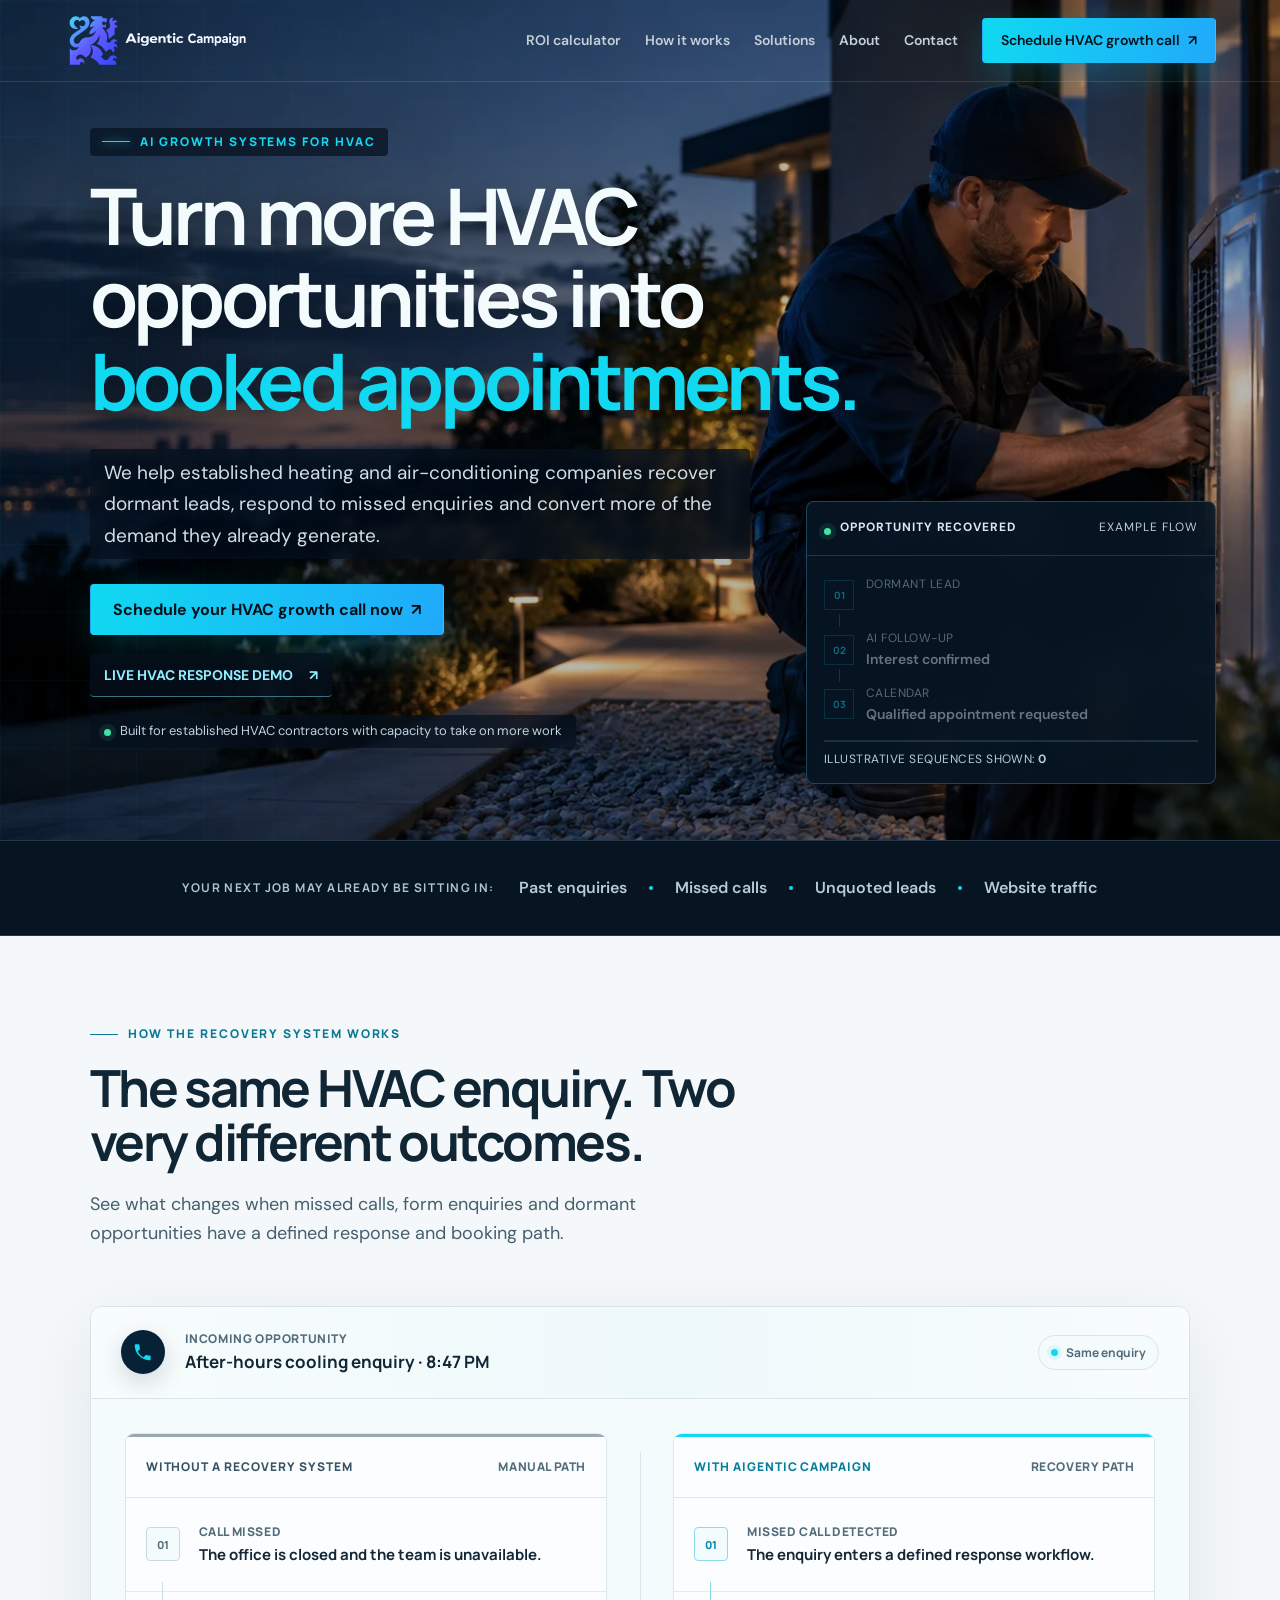
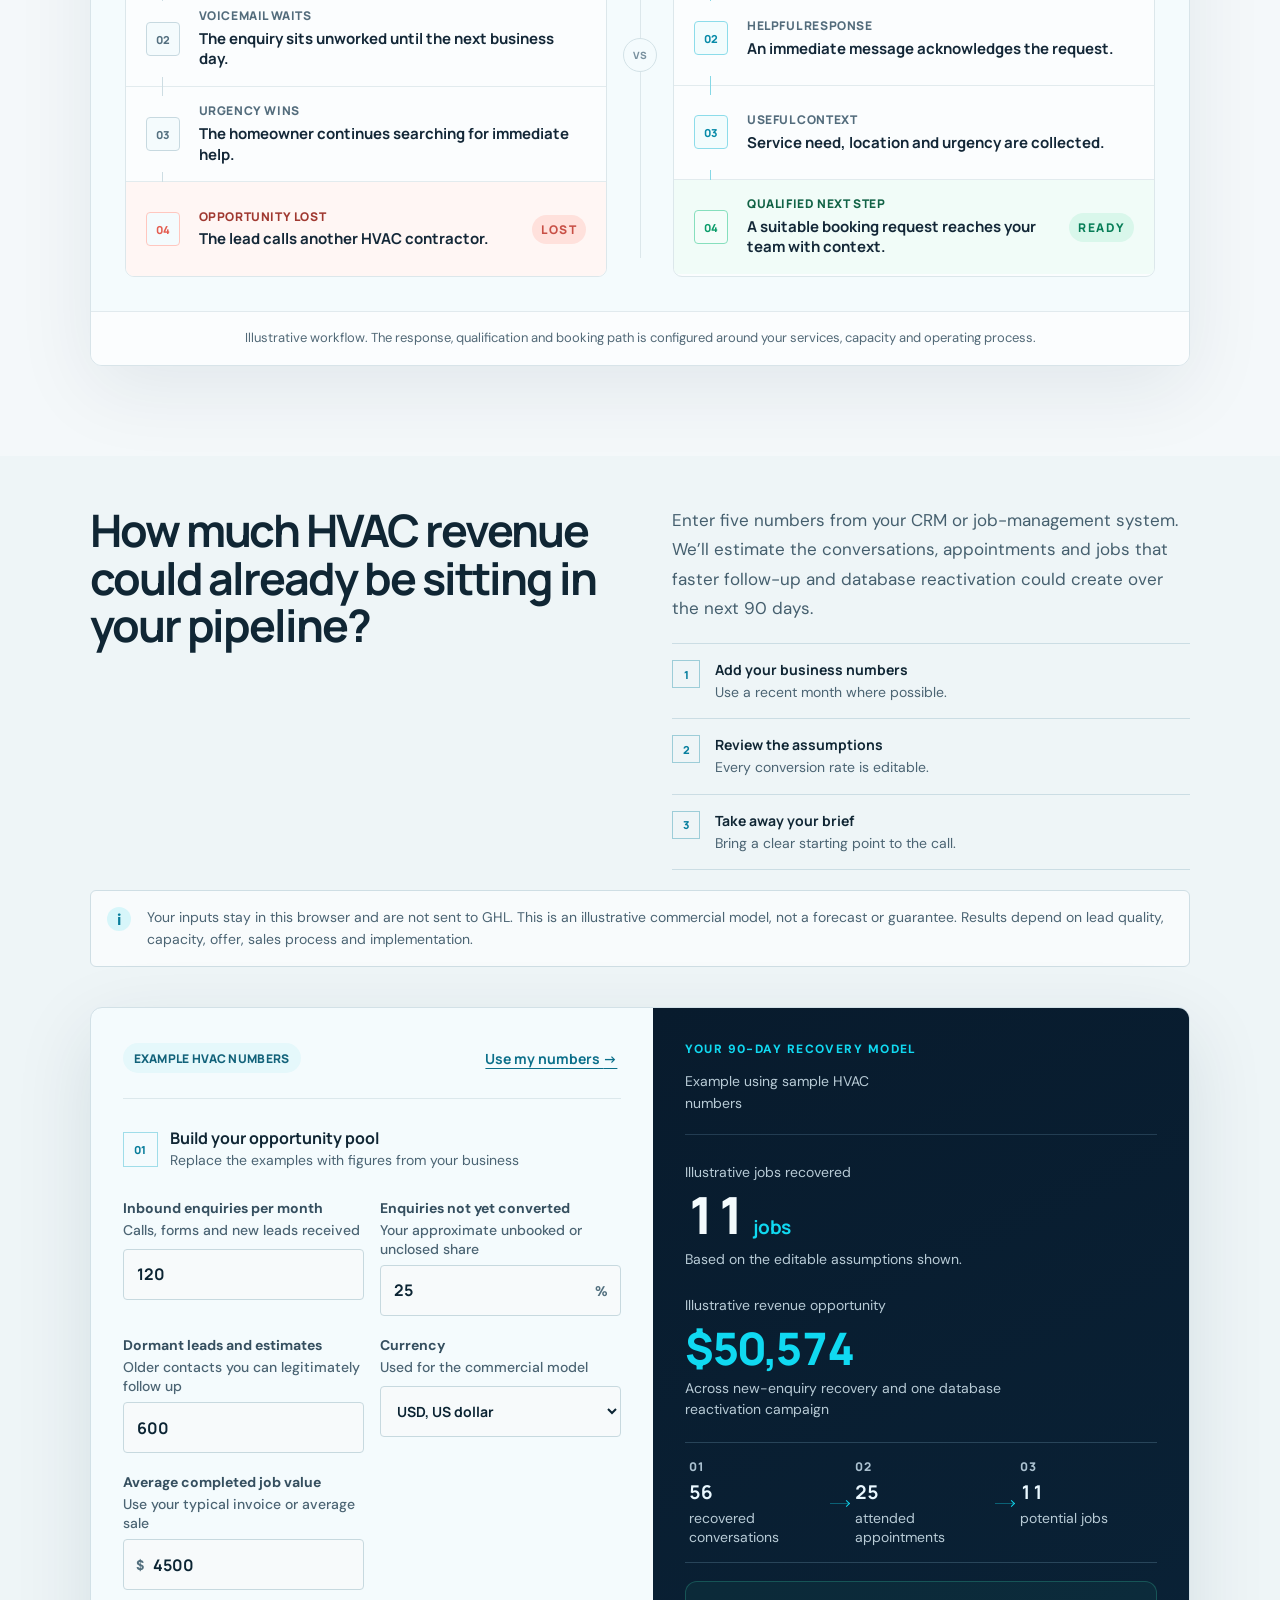
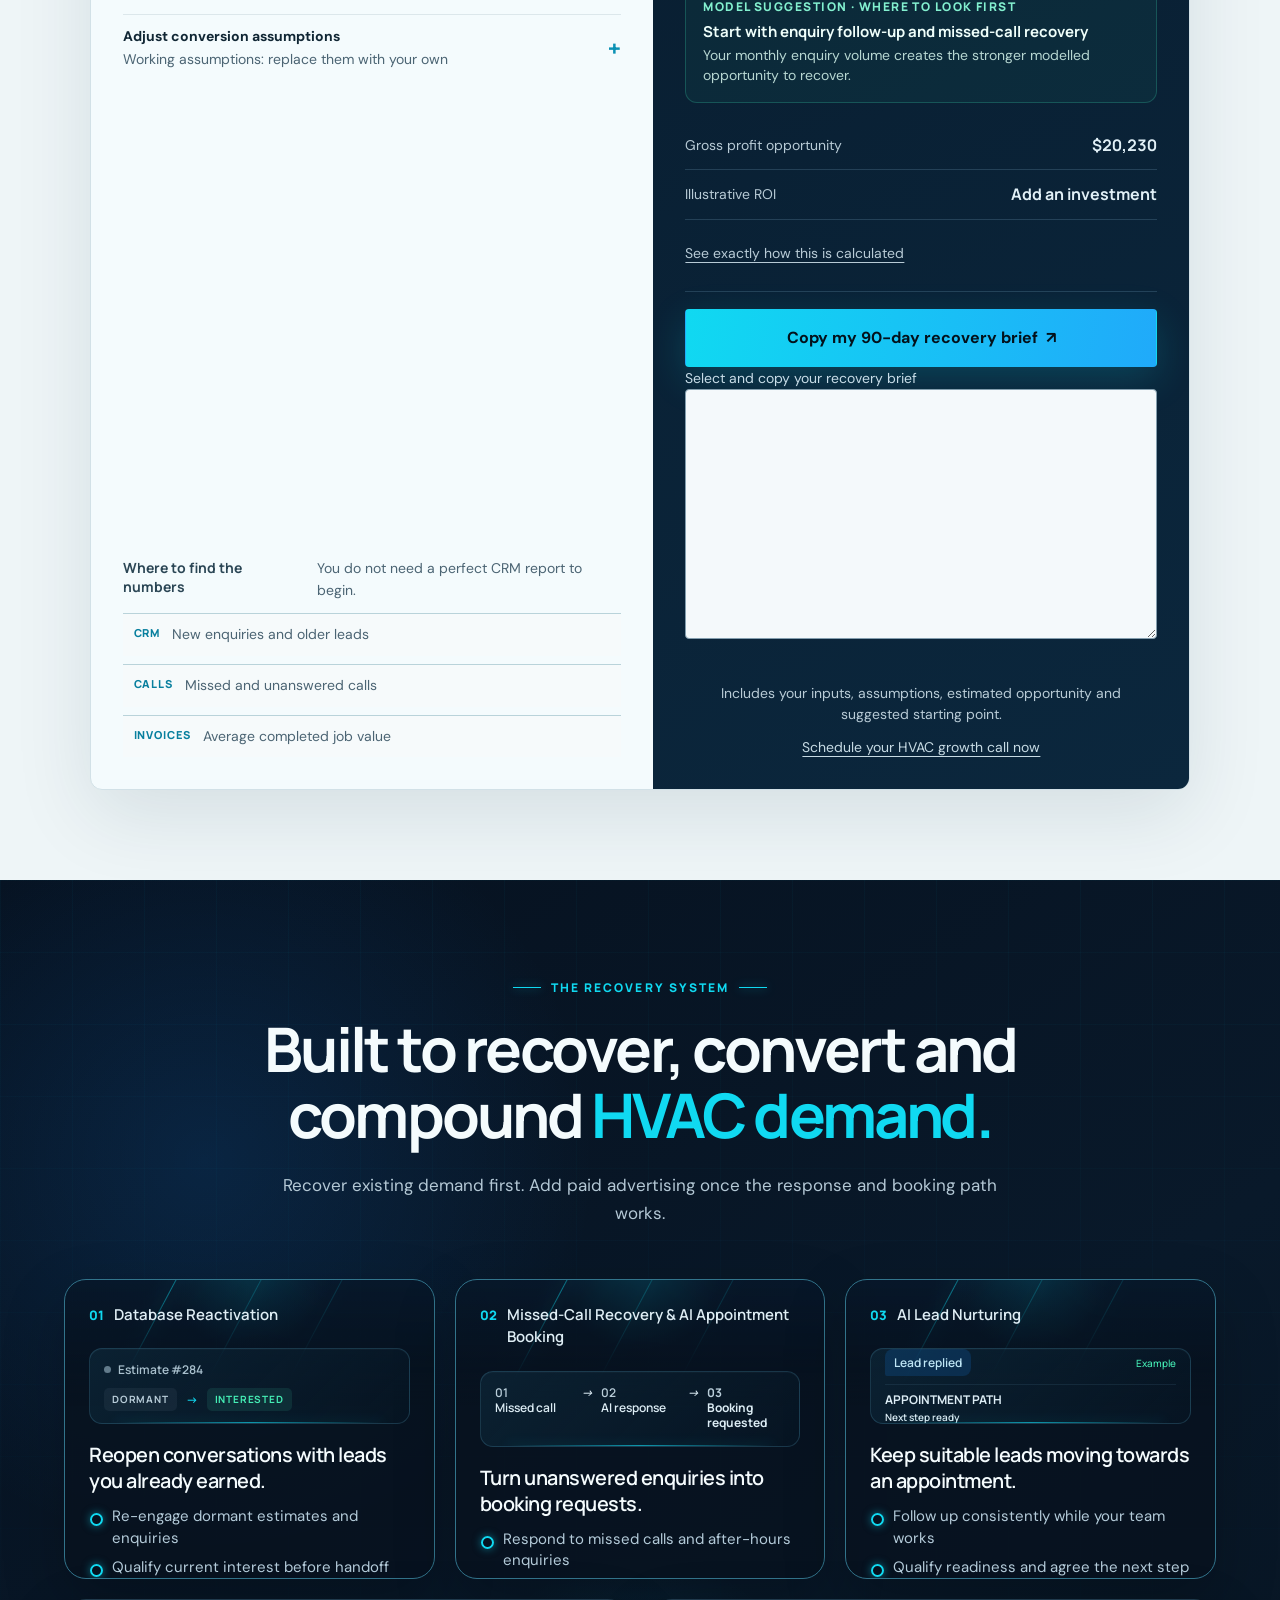
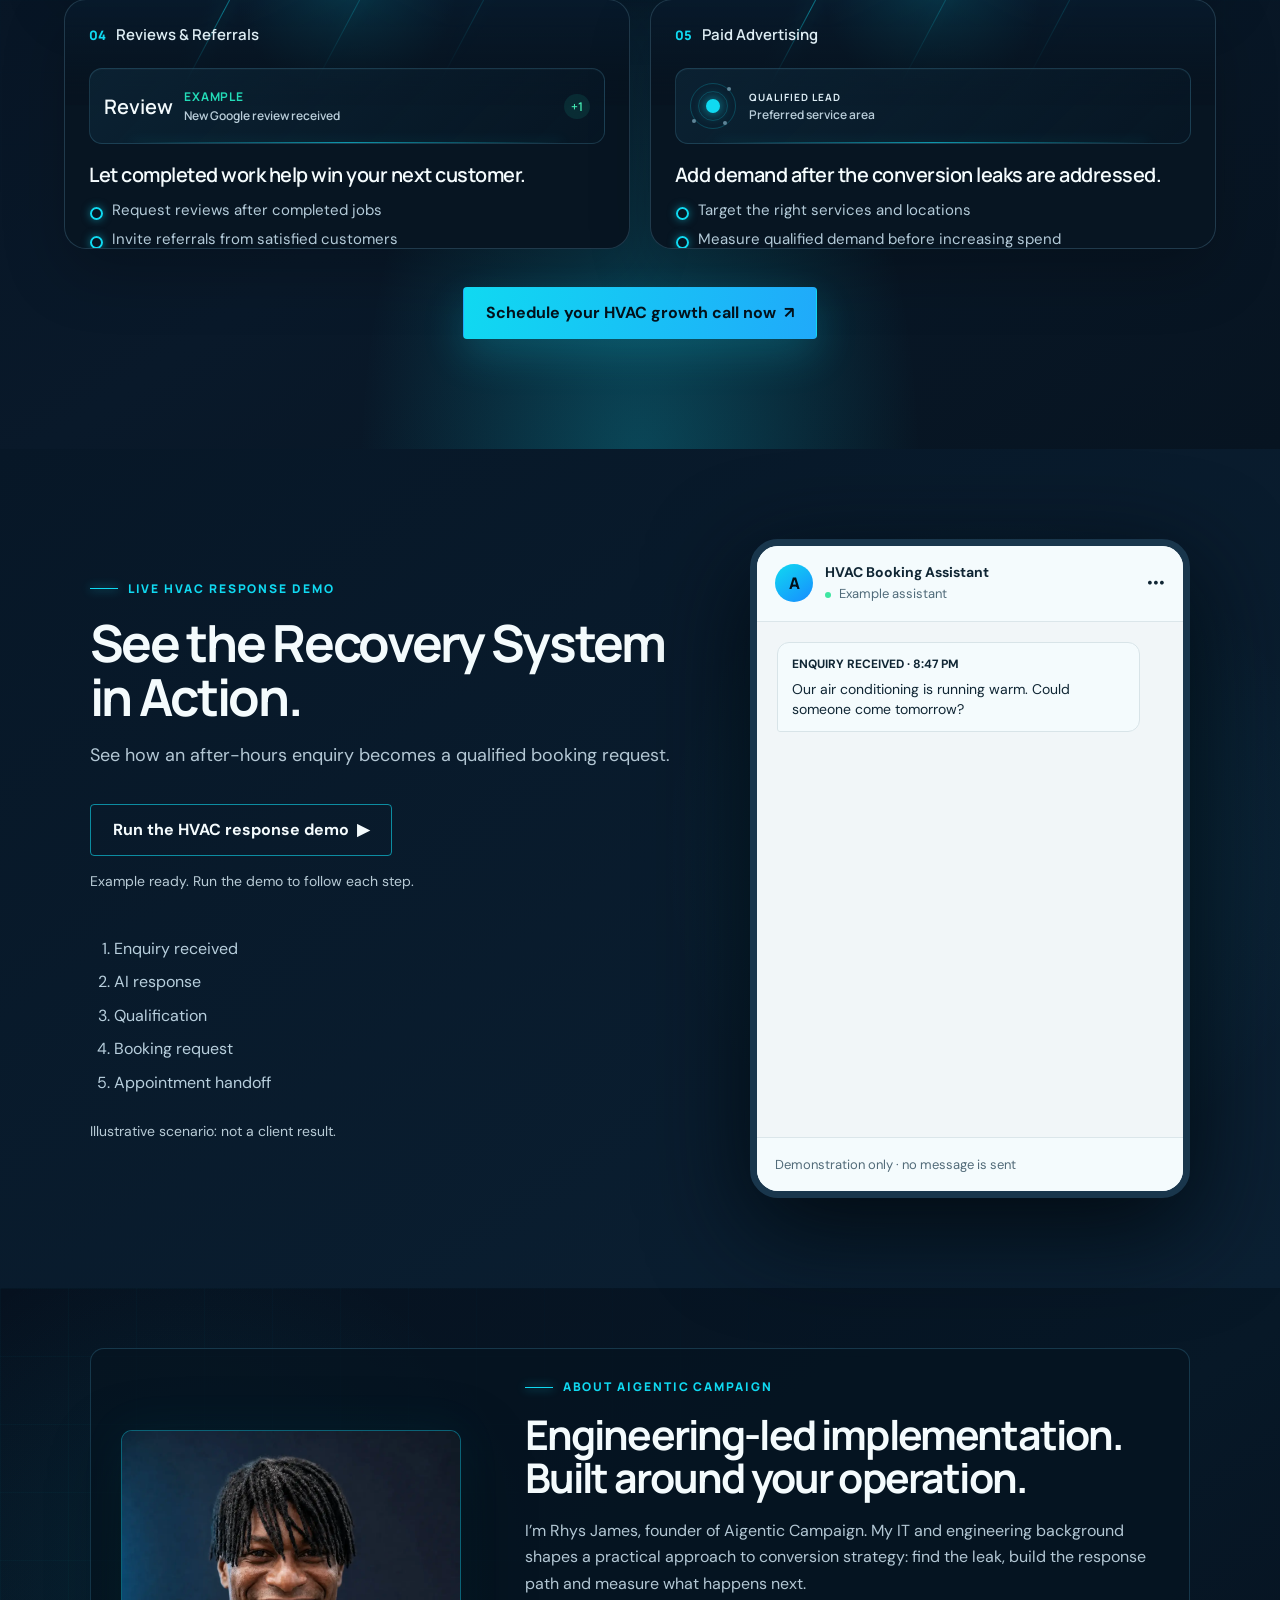
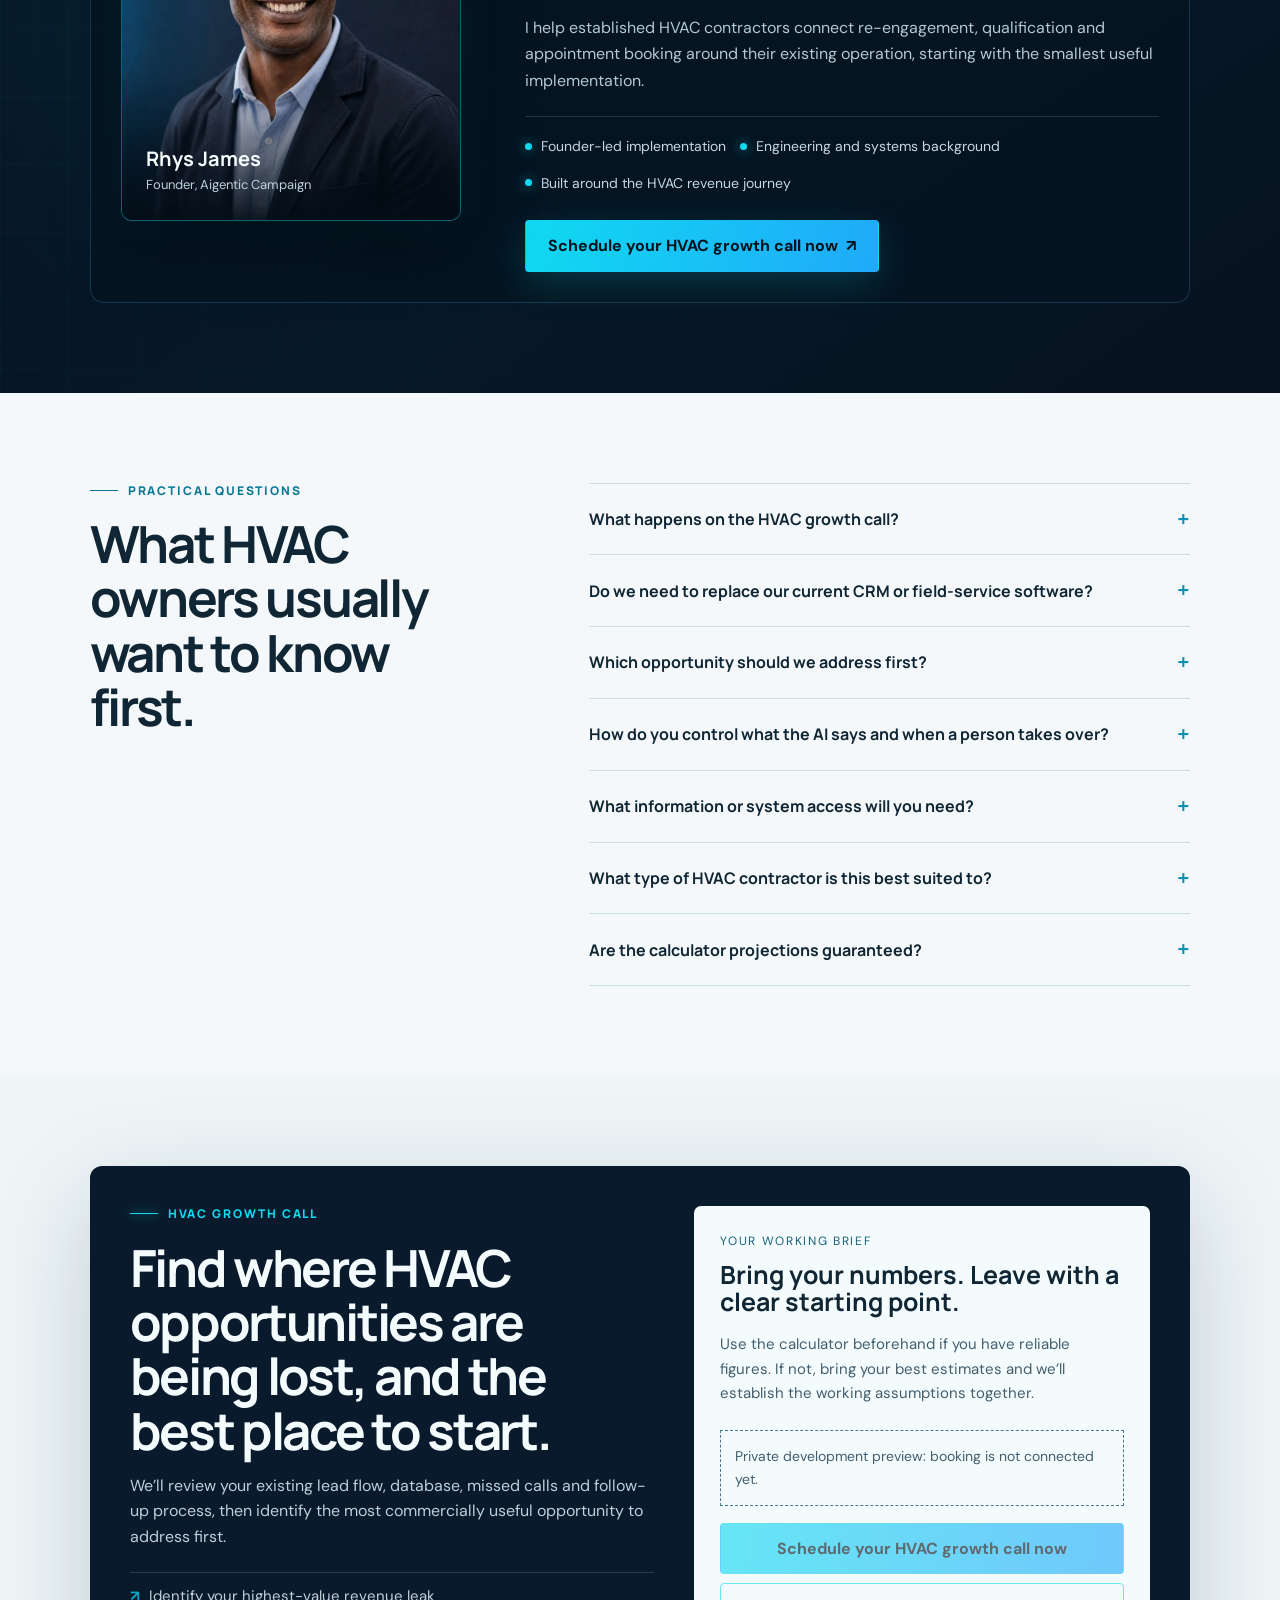
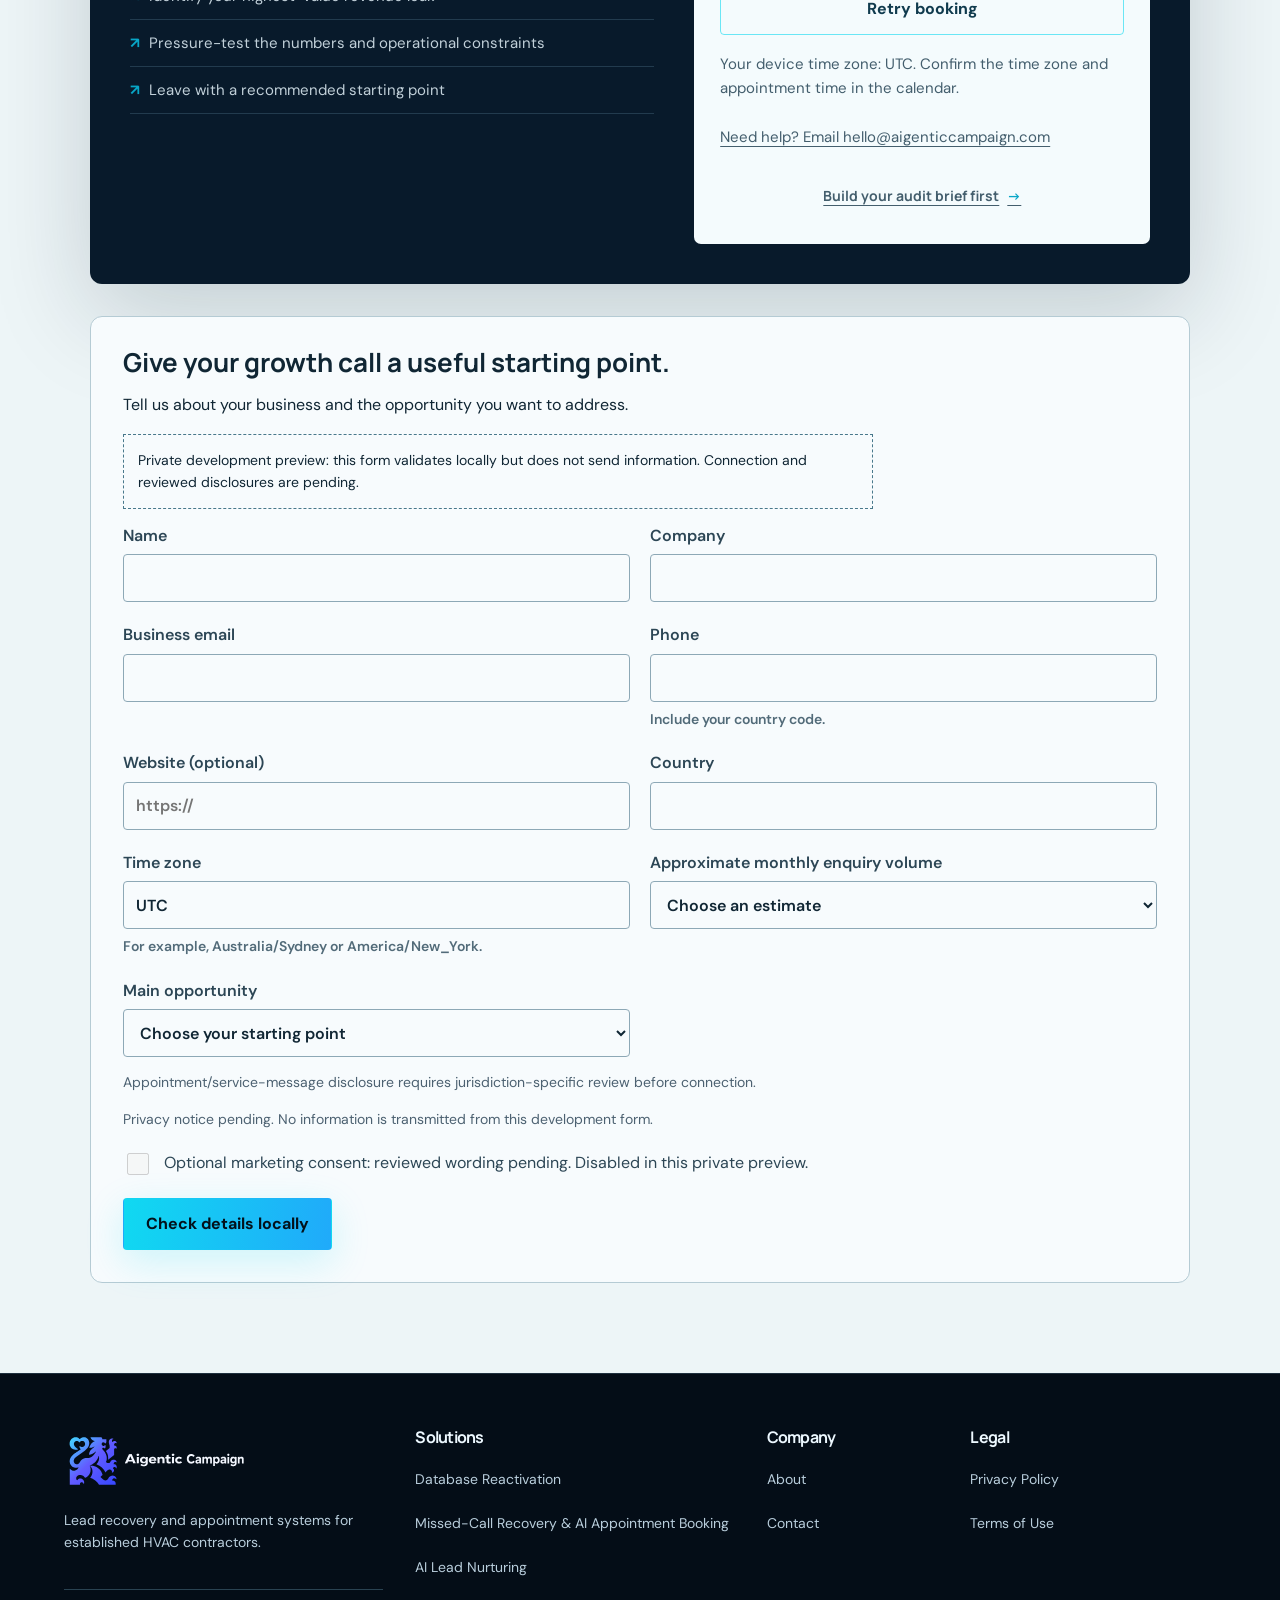
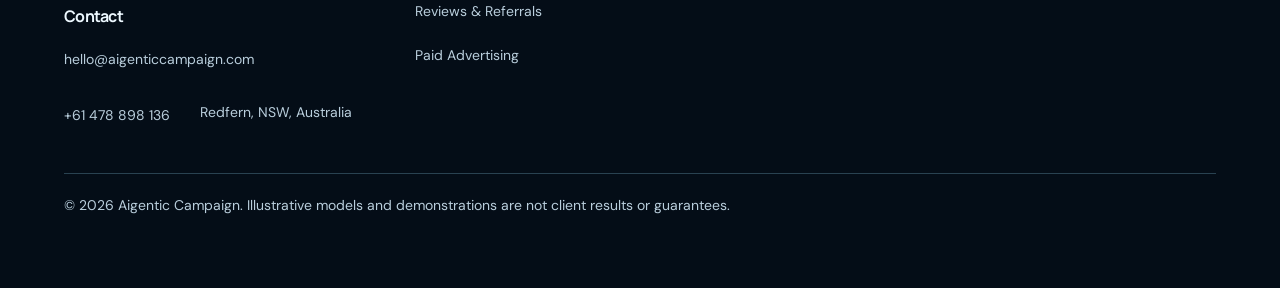
<file: index.html>
<!doctype html>
<html lang="en">
<head>
  <meta charset="utf-8">
  <meta name="viewport" content="width=device-width, initial-scale=1">
  <title>Aigentic Campaign, HVAC Lead Recovery</title>
  <meta name="description" content="Aigentic Campaign helps established HVAC contractors turn dormant leads, missed calls and website enquiries into qualified booked appointments.">
  <link rel="preconnect" href="https://fonts.googleapis.com">
  <link rel="preconnect" href="https://fonts.gstatic.com" crossorigin>
  <link href="https://fonts.googleapis.com/css2?family=DM+Sans:wght@400;500;600;700&family=Manrope:wght@500;600;700;800&display=swap" rel="stylesheet">
  <link rel="stylesheet" href="assets/site.css">
</head>
<body>
  <a class="skip-link" href="#top">Skip to content</a>
  <header class="site-header">
    <a class="brand" href="#top" aria-label="Aigentic Campaign home">
      <img class="brand-logo" src="assets/aigentic-header-dark.svg" alt="Aigentic Campaign">
    </a>
    <button class="menu-toggle" aria-label="Open navigation" aria-expanded="false" aria-controls="primary-navigation"><span></span><span></span></button>
    <nav id="primary-navigation" aria-label="Primary navigation">
      <a href="#calculator">ROI calculator</a>
      <a href="#system">How it works</a>
      <a href="#services">Solutions</a>
      <a href="#about">About</a>
      <a href="/contact">Contact</a>
      <a class="nav-cta" href="#book">Schedule HVAC growth call <span aria-hidden="true">↗</span></a>
    </nav>
  </header>

  <main id="top" tabindex="-1">
    <section class="hero">
      <div class="hero-image" aria-hidden="true"></div>
      <div class="hero-grid" aria-hidden="true"></div>
      <div class="hero-content reveal">
        <p class="eyebrow"><span></span> AI growth systems for HVAC</p>
        <h1 class="hero-title"><span class="hero-title-line">Turn more HVAC opportunities into</span><em class="hero-title-line hero-title-accent">booked appointments.</em></h1>
        <p class="hero-copy">We help established heating and air-conditioning companies recover dormant leads, respond to missed enquiries and convert more of the demand they already generate.</p>
        <div class="hero-actions">
          <a class="button button-primary" href="#book">Schedule your HVAC growth call now <span>↗</span></a>
        </div>
        <a class="demo-proof" href="#demo">LIVE HVAC RESPONSE DEMO <span aria-hidden="true">↗</span></a>
        <div class="hero-note">
          <span class="pulse"></span>
          Built for established HVAC contractors with capacity to take on more work
        </div>
      </div>

      <div class="signal-card" id="recovery-pipeline" aria-label="Example lead recovery sequence">
        <div class="signal-head">
          <span><i class="live-dot"></i> Opportunity recovered</span>
          <small>EXAMPLE FLOW</small>
        </div>
        <div class="signal-body">
          <div class="signal-row pipeline-step" data-pipeline-step="1"><span class="signal-icon">01</span><div><small>DORMANT LEAD</small><strong class="pipeline-lead" id="pipeline-lead">Maintenance enquiry · 63 days ago</strong></div><b>Found</b></div>
          <div class="signal-line pipeline-line" data-pipeline-line="1"><i></i></div>
          <div class="signal-row pipeline-step" data-pipeline-step="2"><span class="signal-icon">02</span><div><small>AI FOLLOW-UP</small><strong>Interest confirmed</strong></div><b>Replied</b></div>
          <div class="signal-line pipeline-line" data-pipeline-line="2"><i></i></div>
          <div class="signal-row pipeline-step" data-pipeline-step="3"><span class="signal-icon">03</span><div><small>CALENDAR</small><strong>Qualified appointment requested</strong></div><b>Requested</b></div>
        </div>
        <div class="pipeline-footer">
          <div class="pipeline-progress" aria-hidden="true"><i id="pipeline-progress-bar"></i></div>
          <p id="pipeline-counter" aria-live="polite">Illustrative sequences shown: <strong>0</strong></p>
        </div>
      </div>
    </section>

    <section class="leak-strip" aria-label="Opportunity sources">
      <p>YOUR NEXT JOB MAY ALREADY BE SITTING IN:</p>
      <div><span>Past enquiries</span><i></i><span>Missed calls</span><i></i><span>Unquoted leads</span><i></i><span>Website traffic</span></div>
    </section>

    <section class="system section" id="system">
      <div class="section-heading reveal">
        <p class="eyebrow"><span></span> How the recovery system works</p>
        <h2>The same HVAC enquiry. Two very different outcomes.</h2>
        <p>See what changes when missed calls, form enquiries and dormant opportunities have a defined response and booking path.</p>
      </div>
      <div class="journey-comparison reveal" aria-label="Comparison of an HVAC enquiry with and without a recovery system">
        <div class="journey-event">
          <span class="journey-event-icon" aria-hidden="true">
            <svg viewBox="0 0 24 24"><path d="M6.6 10.8c1.6 3.1 3.5 5 6.6 6.6l2.2-2.2c.3-.3.7-.4 1.1-.3 1.2.4 2.5.6 3.8.6.6 0 1 .4 1 1v3.4c0 .6-.4 1-1 1A17.3 17.3 0 0 1 3.1 3.7c0-.6.4-1 1-1h3.4c.6 0 1 .4 1 1 0 1.3.2 2.6.6 3.8.1.4 0 .8-.3 1.1l-2.2 2.2Z"/></svg>
          </span>
          <div><small>INCOMING OPPORTUNITY</small><strong>After-hours cooling enquiry · 8:47 PM</strong></div>
          <span class="journey-event-status"><i></i> Same enquiry</span>
        </div>
        <div class="journey-grid">
          <article class="journey-lane journey-without">
            <header><span>WITHOUT A RECOVERY SYSTEM</span><small>MANUAL PATH</small></header>
            <ol>
              <li class="journey-step"><span>01</span><div><small>CALL MISSED</small><strong>The office is closed and the team is unavailable.</strong></div></li>
              <li class="journey-step"><span>02</span><div><small>VOICEMAIL WAITS</small><strong>The enquiry sits unworked until the next business day.</strong></div></li>
              <li class="journey-step"><span>03</span><div><small>URGENCY WINS</small><strong>The homeowner continues searching for immediate help.</strong></div></li>
              <li class="journey-step journey-outcome"><span>04</span><div><small>OPPORTUNITY LOST</small><strong>The lead calls another HVAC contractor.</strong></div><b>LOST</b></li>
            </ol>
          </article>
          <div class="journey-divider" aria-hidden="true"><span>VS</span></div>
          <article class="journey-lane journey-with">
            <header><span>WITH AIGENTIC CAMPAIGN</span><small>RECOVERY PATH</small></header>
            <ol>
              <li class="journey-step"><span>01</span><div><small>MISSED CALL DETECTED</small><strong>The enquiry enters a defined response workflow.</strong></div></li>
              <li class="journey-step"><span>02</span><div><small>HELPFUL RESPONSE</small><strong>An immediate message acknowledges the request.</strong></div></li>
              <li class="journey-step"><span>03</span><div><small>USEFUL CONTEXT</small><strong>Service need, location and urgency are collected.</strong></div></li>
              <li class="journey-step journey-outcome"><span>04</span><div><small>QUALIFIED NEXT STEP</small><strong>A suitable booking request reaches your team with context.</strong></div><b>READY</b></li>
            </ol>
          </article>
        </div>
        <p class="journey-note">Illustrative workflow. The response, qualification and booking path is configured around your services, capacity and operating process.</p>
      </div>
    </section>

    <section class="calculator section" id="calculator">
      <div class="calculator-intro reveal">
        <h2>How much HVAC revenue could already be sitting in your pipeline?</h2>
        <p>Enter five numbers from your CRM or job-management system. We’ll estimate the conversations, appointments and jobs that faster follow-up and database reactivation could create over the next 90 days.</p>
        <div class="calculator-purpose" aria-label="How the recovery diagnostic works">
          <div><span>1</span><p><strong>Add your business numbers</strong><small>Use a recent month where possible.</small></p></div>
          <div><span>2</span><p><strong>Review the assumptions</strong><small>Every conversion rate is editable.</small></p></div>
          <div><span>3</span><p><strong>Take away your brief</strong><small>Bring a clear starting point to the call.</small></p></div>
        </div>
        <div class="model-note"><span>i</span><p>Your inputs stay in this browser and are not sent to GHL. This is an illustrative commercial model, not a forecast or guarantee. Results depend on lead quality, capacity, offer, sales process and implementation.</p></div>
      </div>
      <div class="roi-shell reveal">
        <form class="roi-inputs" id="roi-form" novalidate><p id="calculator-error" class="field-error" role="status"></p>
          <div class="model-mode">
            <span id="model-mode">Example HVAC numbers</span>
            <button id="use-my-numbers" type="button">Use my numbers <b aria-hidden="true">→</b></button>
          </div>
          <div class="input-group-title"><span>01</span><div><strong>Build your opportunity pool</strong><small>Replace the examples with figures from your business</small></div></div>
          <div class="field-grid">
            <label><span class="field-label">Inbound enquiries per month<small>Calls, forms and new leads received</small></span><input id="monthly-leads" type="number" min="0" step="1" value="120"></label>
            <label><span class="field-label">Enquiries not yet converted<small>Your approximate unbooked or unclosed share</small></span><input id="leak-rate" type="number" min="0" max="100" step="1" value="25"><span class="suffix">%</span></label>
            <label><span class="field-label">Dormant leads and estimates<small>Older contacts you can legitimately follow up</small></span><input id="dormant-contacts" type="number" min="0" step="1" value="600"></label>
            <label><span class="field-label">Currency<small>Used for the commercial model</small></span><select id="currency"><option value="USD">USD, US dollar</option><option value="AUD">AUD, Australian dollar</option><option value="GBP">GBP, British pound</option><option value="CAD">CAD, Canadian dollar</option><option value="GHS">GHS, Ghanaian cedi</option></select></label>
            <label><span class="field-label">Average completed job value<small>Use your typical invoice or average sale</small></span><input id="job-value" type="number" min="0" step="100" value="4500"><span class="prefix currency-prefix">$</span></label>
          </div>
          <details class="assumptions">
            <summary><span><strong>Adjust conversion assumptions</strong><small>Working assumptions: replace them with your own</small></span><b>+</b></summary>
            <div class="field-grid assumptions-grid">
              <label>New-lead recoverable share<input id="recoverable-rate" type="number" min="0" max="100" step="1" value="35"><span class="suffix">%</span></label>
              <label>Dormant-contact response<input id="response-rate" type="number" min="0" max="100" step="1" value="8"><span class="suffix">%</span></label>
              <label>Responses that qualify<input id="qualified-rate" type="number" min="0" max="100" step="1" value="50"><span class="suffix">%</span></label>
              <label>Qualified leads that book<input id="booking-rate" type="number" min="0" max="100" step="1" value="60"><span class="suffix">%</span></label>
              <label>Appointments that attend<input id="show-rate" type="number" min="0" max="100" step="1" value="75"><span class="suffix">%</span></label>
              <label>Attended appointments that close<input id="close-rate" type="number" min="0" max="100" step="1" value="45"><span class="suffix">%</span></label>
              <label>Estimated gross margin<input id="margin-rate" type="number" min="0" max="100" step="1" value="40"><span class="suffix">%</span></label>
              <label>Planned 90-day investment <small>(optional)</small><input id="investment" type="number" min="0" step="100" placeholder="Enter amount"><span class="prefix currency-prefix">$</span></label>
            </div>
          </details>
          <div class="number-source-guide">
            <div><strong>Where to find the numbers</strong><small>You do not need a perfect CRM report to begin.</small></div>
            <ul><li><span>CRM</span>New enquiries and older leads</li><li><span>Calls</span>Missed and unanswered calls</li><li><span>Invoices</span>Average completed job value</li></ul>
          </div>
        </form>
        <div class="roi-results" aria-live="polite">
          <div class="results-head"><small>YOUR 90-DAY RECOVERY MODEL</small><span id="results-mode">Example using sample HVAC numbers</span></div>
          <div class="diagnostic-lead">
            <small>Illustrative jobs recovered</small>
            <strong><span id="job-result">0</span> <em>jobs</em></strong>
            <p>Based on the editable assumptions shown.</p>
          </div>
          <div class="revenue-result"><small>Illustrative revenue opportunity</small><strong id="revenue-result">$0</strong><p>Across new-enquiry recovery and one database reactivation campaign</p></div>
          <div class="recovery-path" aria-label="Illustrative recovery path">
            <div><span>01</span><strong id="conversation-result">0</strong><small>recovered conversations</small></div>
            <i aria-hidden="true"></i>
            <div><span>02</span><strong id="appointment-result">0</strong><small>attended appointments</small></div>
            <i aria-hidden="true"></i>
            <div><span>03</span><strong id="path-job-result">0</strong><small>potential jobs</small></div>
          </div>
          <div class="diagnostic-recommendation">
            <small>MODEL SUGGESTION · WHERE TO LOOK FIRST</small>
            <strong id="recommendation-title">Improve enquiry follow-up</strong>
            <p id="recommendation-copy">Your inputs indicate where the strongest recoverable opportunity may be.</p>
          </div>
          <div class="commercial-summary"><span>Gross profit opportunity</span><strong id="profit-result">$0</strong></div>
          <div class="roi-multiple"><span>Illustrative ROI</span><strong id="roi-result">Add an investment</strong></div>
          <details class="method"><summary>See exactly how this is calculated</summary><p>New-enquiry path: 3 months of enquiries × unconverted share × recoverable share. Reactivation path: eligible dormant contacts × response rate × qualified share. Both then use booking, attendance, close rate and job value.</p></details>
          <button class="button button-primary" id="copy-audit" type="button">Copy my 90-day recovery brief <span>↗</span></button>
          <label id="brief-fallback" hidden> Select and copy your recovery brief<textarea id="brief-text" readonly rows="10"></textarea></label>
          <p class="copy-status" id="copy-status" role="status"></p>
          <p class="brief-explainer">Includes your inputs, assumptions, estimated opportunity and suggested starting point.</p>
          <a class="result-link" href="#book">Schedule your HVAC growth call now</a>
        </div>
      </div>
    </section>

    <section class="jp-services" id="services" aria-labelledby="jp-services-title">
      <div class="jp-services-inner">
        <div class="jp-section-heading">
          <p class="jp-kicker">THE RECOVERY SYSTEM</p>
          <h2 id="jp-services-title">Built to recover, convert and compound <em>HVAC demand.</em></h2>
          <p>Recover existing demand first. Add paid advertising once the response and booking path works.</p>
        </div>
        <div class="jp-card-grid">
          <article class="jp-service-card recovery-priority" id="database-reactivation">
            <div class="jp-card-art" aria-hidden="true"><i></i><i></i><i></i></div>
            <div class="jp-card-content">
              <div class="jp-service-badge"><span class="service-order">01</span>Database Reactivation</div>
              <div class="jp-card-spacer jp-card-signal signal-reactivation" aria-hidden="true">
                <span><i></i>Estimate #284</span>
                <div><b>DORMANT</b><em>→</em><strong>INTERESTED</strong></div>
              </div>
              <div class="jp-card-bottom">
                <div class="jp-card-copy">
                  <h3>Reopen conversations with leads you already earned.</h3>
                  <ul><li>Re-engage dormant estimates and enquiries</li><li>Qualify current interest before handoff</li></ul>
                </div>
              </div>
            </div>
          </article>

          <article class="jp-service-card recovery-priority" id="missed-call-recovery">
            <div class="jp-card-art" aria-hidden="true"><i></i><i></i><i></i></div>
            <div class="jp-card-content">
              <div class="jp-service-badge"><span class="service-order">02</span>Missed-Call Recovery &amp; AI Appointment Booking</div>
              <div class="jp-card-spacer jp-card-signal signal-booking" aria-hidden="true">
                <span><small>01</small>Missed call</span><i>→</i><span><small>02</small>AI response</span><i>→</i><strong><small>03</small>Booking requested</strong>
              </div>
              <div class="jp-card-bottom">
                <div class="jp-card-copy">
                  <h3>Turn unanswered enquiries into booking requests.</h3>
                  <ul><li>Respond to missed calls and after-hours enquiries</li><li>Capture service need, location and urgency</li></ul>
                </div>
              </div>
            </div>
          </article>

          <article class="jp-service-card recovery-priority" id="lead-nurturing">
            <div class="jp-card-art" aria-hidden="true"><i></i><i></i><i></i></div>
            <div class="jp-card-content">
              <div class="jp-service-badge"><span class="service-order">03</span>AI Lead Nurturing</div>
              <div class="jp-card-spacer jp-card-signal signal-nurturing" aria-hidden="true">
                <span>Lead replied</span><i>Example</i>
                <div><b>APPOINTMENT PATH</b><small>Next step ready</small></div>
              </div>
              <div class="jp-card-bottom">
                <div class="jp-card-copy">
                  <h3>Keep suitable leads moving towards an appointment.</h3>
                  <ul><li>Follow up consistently while your team works</li><li>Qualify readiness and agree the next step</li></ul>
                </div>
              </div>
            </div>
          </article>

          <article class="jp-service-card support-service" id="reviews-referrals">
            <div class="jp-card-art" aria-hidden="true"><i></i><i></i><i></i></div>
            <div class="jp-card-content">
              <div class="jp-service-badge"><span class="service-order">04</span>Reviews &amp; Referrals</div>
              <div class="jp-card-spacer jp-card-signal signal-reputation" aria-hidden="true">
                <span>Review</span>
                <div><b>EXAMPLE</b><small>New Google review received</small></div>
                <i>+1</i>
              </div>
              <div class="jp-card-bottom">
                <div class="jp-card-copy">
                  <h3>Let completed work help win your next customer.</h3>
                  <ul><li>Request reviews after completed jobs</li><li>Invite referrals from satisfied customers</li></ul>
                </div>
              </div>
            </div>
          </article>

          <article class="jp-service-card support-service" id="paid-advertising">
            <div class="jp-card-art" aria-hidden="true"><i></i><i></i><i></i></div>
            <div class="jp-card-content">
              <div class="jp-service-badge"><span class="service-order">05</span>Paid Advertising</div>
              <div class="jp-card-spacer jp-card-signal signal-acquisition" aria-hidden="true">
                <span><i></i><i></i><i></i></span>
                <div><b>QUALIFIED LEAD</b><small>Preferred service area</small></div>
              </div>
              <div class="jp-card-bottom">
                <div class="jp-card-copy">
                  <h3>Add demand after the conversion leaks are addressed.</h3>
                  <ul><li>Target the right services and locations</li><li>Measure qualified demand before increasing spend</li></ul>
                </div>
              </div>
            </div>
          </article>
        </div>
        <div class="jp-services-cta">
          <a class="button button-primary" href="#book">Schedule your HVAC growth call now <span>↗</span></a>
        </div>
      </div>
    </section>

    <section class="demo section" id="demo">
      <div class="demo-copy reveal">
        <p class="eyebrow"><span></span> LIVE HVAC RESPONSE DEMO</p>
        <h2>See the Recovery System in Action.</h2>
        <p>See how an after-hours enquiry becomes a qualified booking request.</p>
        <button class="button button-secondary" id="run-demo">Run the HVAC response demo <span aria-hidden="true">▶</span></button>
        <p id="demo-status" role="status">Example ready. Run the demo to follow each step.</p><ol class="demo-stages"><li>Enquiry received</li><li>AI response</li><li>Qualification</li><li>Booking request</li><li>Appointment handoff</li></ol><p class="disclaimer">Illustrative scenario: not a client result.</p>
      </div>
      <div class="phone reveal" aria-label="Illustrative AI receptionist conversation">
        <div class="phone-head"><div class="avatar">A</div><div><strong>HVAC Booking Assistant</strong><small><i></i> Example assistant</small></div><span>•••</span></div>
        <div class="messages" aria-label="Example conversation transcript">
<div class="message inbound show" data-stage="1"><small>ENQUIRY RECEIVED · 8:47 PM</small>Our air conditioning is running warm. Could someone come tomorrow?</div>
<div class="message outbound" data-stage="2"><small>AI RESPONSE</small>I can help collect the details for your team. What suburb are you in?</div>
<div class="message inbound" data-stage="3"><small>QUALIFICATION</small>We’re in your service area. It’s a split system, and tomorrow morning suits.</div>
<div class="message outbound" data-stage="4"><small>BOOKING REQUEST</small>Thanks. I’ll pass your preferred time and cooling issue to the team. They’ll confirm availability.</div>
<div class="booking-chip" data-stage="5"><span aria-hidden="true">✓</span><div><small>APPOINTMENT HANDOFF</small><strong>Request ready for the team to confirm</strong></div></div>
</div><div class="phone-input"><span>Demonstration only · no message is sent</span></div>
      </div>
    </section>

    <section class="about section" id="about">
      <div class="about-panel reveal">
        <figure class="founder-portrait">
          <img src="assets/rhys-james-founder.webp" alt="Rhys James, founder of Aigentic Campaign" width="1200" height="1500" loading="lazy">
          <figcaption><strong>Rhys James</strong><span>Founder, Aigentic Campaign</span></figcaption>
        </figure>
        <div class="about-copy">
          <p class="eyebrow"><span></span> About Aigentic Campaign</p>
          <h2>Engineering-led implementation. Built around your operation.</h2>
          <p>I’m Rhys James, founder of Aigentic Campaign. My IT and engineering background shapes a practical approach to conversion strategy: find the leak, build the response path and measure what happens next.</p>
          <p>I help established HVAC contractors connect re-engagement, qualification and appointment booking around their existing operation, starting with the smallest useful implementation.</p>
          <ul class="founder-points" aria-label="How we work">
            <li>Founder-led implementation</li>
            <li>Engineering and systems background</li>
            <li>Built around the HVAC revenue journey</li>
          </ul>
          <a class="button button-primary about-cta" href="#book">Schedule your HVAC growth call now <span>↗</span></a>
        </div>
      </div>
    </section>

    <section class="faq section" id="faq">
      <div class="section-heading reveal">
        <p class="eyebrow"><span></span> Practical questions</p>
        <h2>What HVAC owners usually want to know first.</h2>
      </div>
      <div class="faq-list reveal">
        <details><summary>What happens on the HVAC growth call?<span>+</span></summary><p>We review your current lead flow, missed opportunities, systems and capacity. You leave with a clearer view of the most commercially useful place to begin.</p></details>
        <details><summary>Do we need to replace our current CRM or field-service software?<span>+</span></summary><p>Usually not. We work around your existing setup wherever practical and confirm any integration requirements before implementation.</p></details>
        <details><summary>Which opportunity should we address first?<span>+</span></summary><p>We begin with the clearest measurable leak, such as missed calls, dormant enquiries, unapproved estimates, slow response or inconsistent follow-up.</p></details>
        <details><summary>How do you control what the AI says and when a person takes over?<span>+</span></summary><p>Messaging, qualification rules, exclusions, escalation points and human hand-offs are agreed with your team before anything goes live.</p></details>
        <details><summary>What information or system access will you need?<span>+</span></summary><p>That depends on the agreed starting point. We identify the minimum relevant data and access required before implementation, including any consent or compliance considerations.</p></details>
        <details><summary>What type of HVAC contractor is this best suited to?<span>+</span></summary><p>Established contractors with an existing flow of enquiries or customer records, capacity to accept more work and a willingness to track outcomes.</p></details>
        <details><summary>Are the calculator projections guaranteed?<span>+</span></summary><p>No. The calculator is an illustrative planning model. Actual results depend on lead quality, database condition, response capacity, offer strength and implementation.</p></details>
      </div>
    </section>

    <section class="book section" id="book">
      <div class="book-panel book-sequence reveal">
        <div class="book-copy">
          <p class="eyebrow"><span></span> HVAC growth call</p>
          <h2>Find where HVAC opportunities are being lost, and the best place to start.</h2>
          <p>We’ll review your existing lead flow, database, missed calls and follow-up process, then identify the most commercially useful opportunity to address first.</p>
          <ul>
            <li>Identify your highest-value revenue leak</li>
            <li>Pressure-test the numbers and operational constraints</li>
            <li>Leave with a recommended starting point</li>
          </ul>
        </div>
        <div class="audit-card">
          <small>YOUR WORKING BRIEF</small>
          <h3>Bring your numbers. Leave with a clear starting point.</h3>
          <p>Use the calculator beforehand if you have reliable figures. If not, bring your best estimates and we’ll establish the working assumptions together.</p>
          <p class="development-notice" id="booking-status" role="status">Private development preview: booking is not connected yet.</p><button class="button button-primary" id="open-calendar" type="button" disabled>Schedule your HVAC growth call now</button><button id="retry-booking" class="button button-secondary" type="button" hidden>Retry booking</button><p id="booking-timezone"></p><a id="calendar-fallback" hidden target="_blank" rel="noopener">Open the booking calendar directly</a><p id="contact-fallback"></p>
          <a class="audit-secondary" href="#calculator">Build your audit brief first <span>→</span></a>
        </div>
      </div>
      <div id="calendar-host" hidden></div>
      <div id="contact-component"></div>
    </section>
  </main>

  <footer class="site-footer">
<div class="footer-identity"><a class="brand" href="#top" aria-label="Aigentic Campaign home"><img class="brand-logo footer-brand-logo" src="assets/aigentic-header-dark.svg" alt="Aigentic Campaign"></a><p>Lead recovery and appointment systems for established HVAC contractors.</p></div>
<nav aria-label="Footer solutions"><h2>Solutions</h2><a href="#database-reactivation">Database Reactivation</a><a href="#missed-call-recovery">Missed-Call Recovery &amp; AI Appointment Booking</a><a href="#lead-nurturing">AI Lead Nurturing</a><a href="#reviews-referrals">Reviews &amp; Referrals</a><a href="#paid-advertising">Paid Advertising</a></nav>
<nav aria-label="Footer company"><h2>Company</h2><a href="#about">About</a><a href="/contact">Contact</a></nav>
<div class="footer-legal"><h2>Legal</h2><nav id="legal-links" aria-label="Legal documents"><a href="/privacy">Privacy Policy</a><a href="/terms">Terms of Use</a></nav><p id="legal-pending" hidden></p></div>
<div class="footer-contact"><h2>Contact</h2><div id="verified-contact" data-static-contact="true"><a href="mailto:hello@aigenticcampaign.com">hello@aigenticcampaign.com</a><a href="tel:+61478898136">+61 478 898 136</a><p>Redfern, NSW, Australia</p></div><p id="contact-pending" hidden></p></div>
<p class="footer-bottom">© <span id="copyright-year"></span> Aigentic Campaign. Illustrative models and demonstrations are not client results or guarantees.</p>
</footer>

  <script src="assets/config.js"></script>
  <script src="assets/site.js"></script>
  <script src="assets/booking.js"></script>
</body>
</html>
</file>
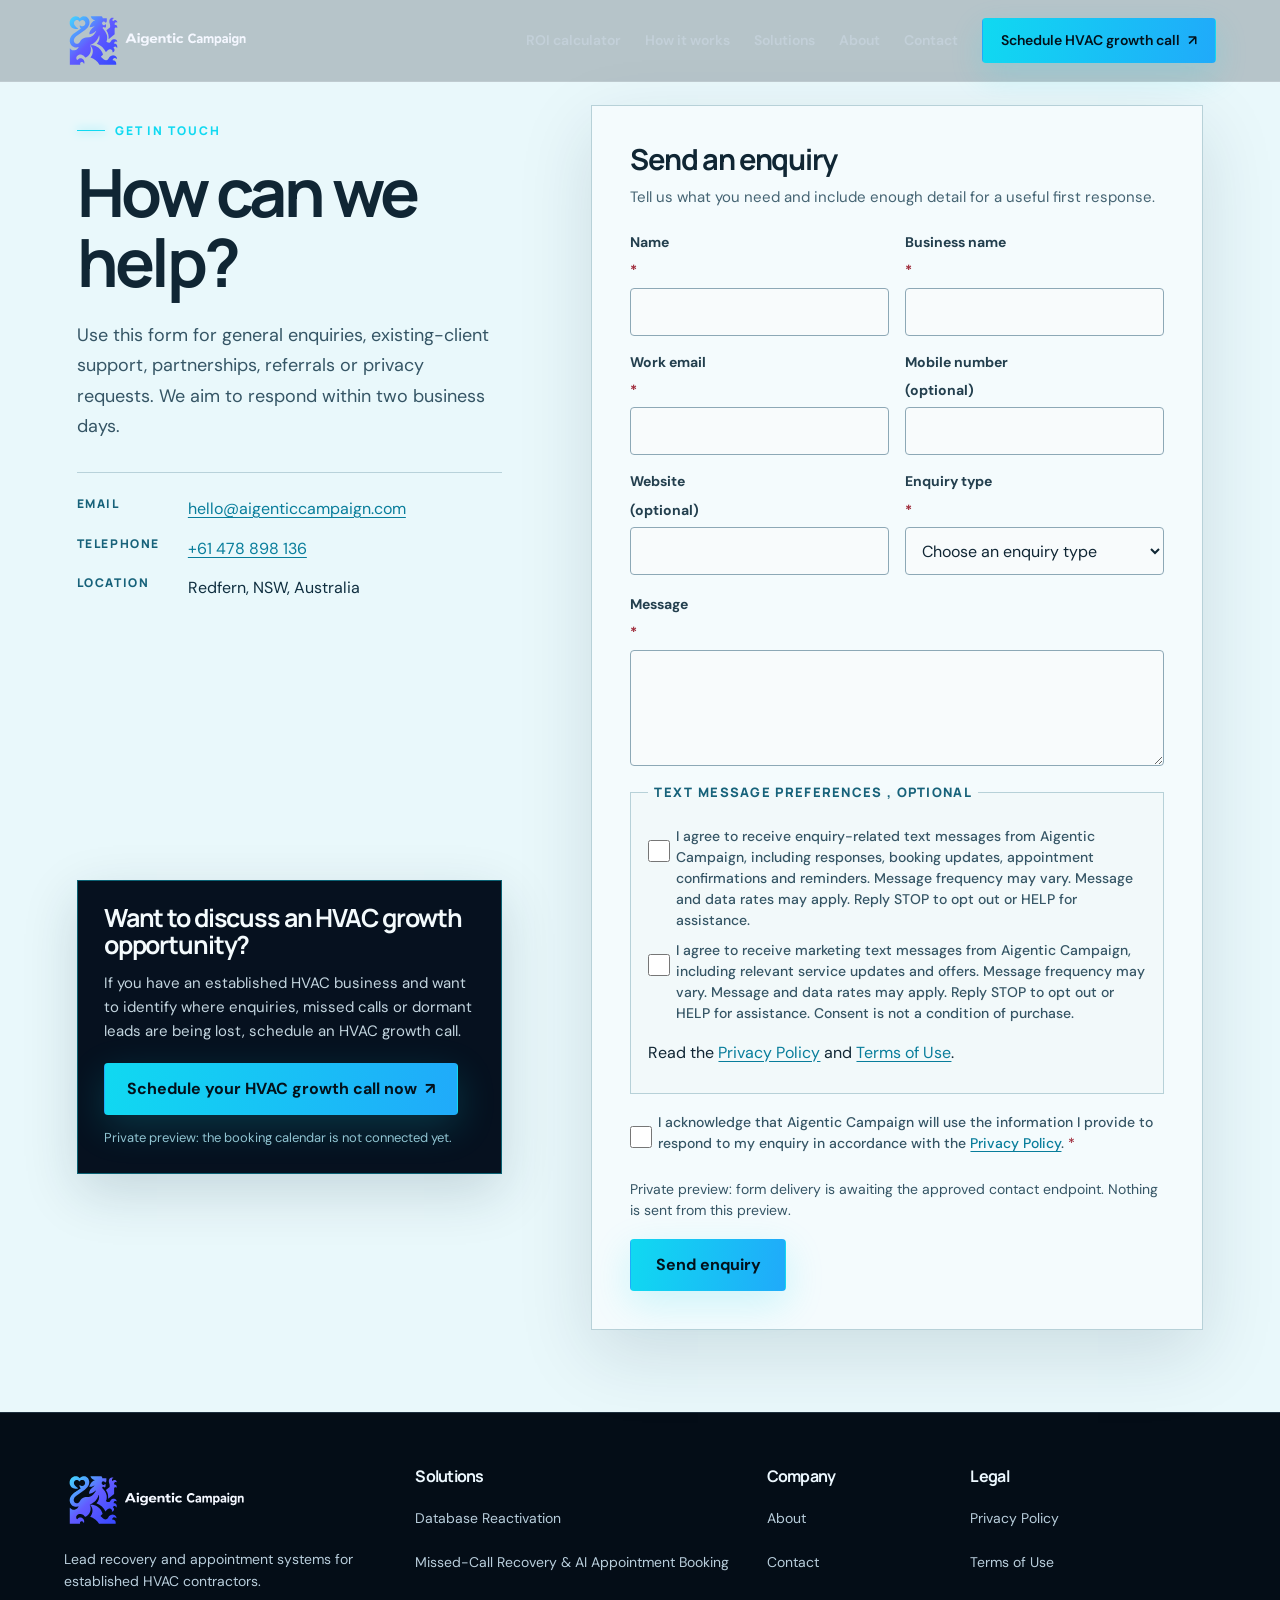
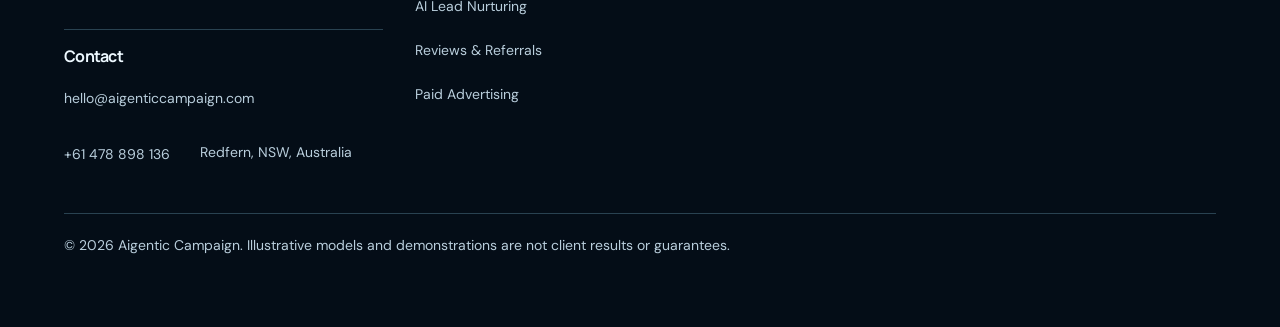
<file: contact/index.html>
<!doctype html>
<html lang="en">
<head>
  <meta charset="utf-8">
  <meta name="viewport" content="width=device-width, initial-scale=1">
  <title>Contact Aigentic Campaign | HVAC Growth Systems</title>
  <meta name="description" content="Contact Aigentic Campaign about HVAC lead recovery, missed-call response, AI-assisted nurturing, partnerships, support or privacy requests.">
  <link rel="preconnect" href="https://fonts.googleapis.com">
  <link rel="preconnect" href="https://fonts.gstatic.com" crossorigin>
  <link href="https://fonts.googleapis.com/css2?family=DM+Sans:wght@400;500;600;700&family=Manrope:wght@500;600;700;800&display=swap" rel="stylesheet">
  <link rel="stylesheet" href="../assets/site.css">
</head>
<body class="contact-page">
  <a class="skip-link" href="#main-content">Skip to content</a>
  <header class="site-header">
    <a class="brand" href="/#top" aria-label="Aigentic Campaign home"><img class="brand-logo" src="../assets/aigentic-header-dark.svg" alt="Aigentic Campaign"></a>
    <button class="menu-toggle" aria-label="Open navigation" aria-expanded="false" aria-controls="primary-navigation"><span></span><span></span></button>
    <nav id="primary-navigation" aria-label="Primary navigation">
      <a href="/#calculator">ROI calculator</a>
      <a href="/#system">How it works</a>
      <a href="/#services">Solutions</a>
      <a href="/#about">About</a>
      <a href="/contact" aria-current="page">Contact</a>
      <a class="nav-cta" href="/#book">Schedule HVAC growth call <span aria-hidden="true">↗</span></a>
    </nav>
  </header>

  <main id="main-content" tabindex="-1">
    <section class="contact-stage" aria-labelledby="contact-title">
      <div class="contact-layout">
        <div class="contact-copy-panel">
          <p class="eyebrow"><span></span> GET IN TOUCH</p>
          <h1 id="contact-title">How can we help?</h1>
          <p class="contact-copy">Use this form for general enquiries, existing-client support, partnerships, referrals or privacy requests. We aim to respond within two business days.</p>
          <dl class="contact-details">
            <dt>Email</dt><dd><a href="mailto:hello@aigenticcampaign.com">hello@aigenticcampaign.com</a></dd>
            <dt>Telephone</dt><dd><a href="tel:+61478898136">+61 478 898 136</a></dd>
            <dt>Location</dt><dd>Redfern, NSW, Australia</dd>
          </dl>
        </div>

        <div class="contact-form-card">
          <h2>Send an enquiry</h2>
          <p>Tell us what you need and include enough detail for a useful first response.</p>
          <form class="contact-form" id="contact-form" novalidate data-state="default">
            <div class="contact-form-grid">
              <label for="contact-name">Name <span class="field-required" aria-hidden="true">*</span><input id="contact-name" name="name" type="text" autocomplete="name" required maxlength="120"></label>
              <label for="contact-business">Business name <span class="field-required" aria-hidden="true">*</span><input id="contact-business" name="business_name" type="text" autocomplete="organization" required maxlength="160"></label>
              <label for="contact-email">Work email <span class="field-required" aria-hidden="true">*</span><input id="contact-email" name="work_email" type="email" autocomplete="email" required maxlength="254"></label>
              <label for="contact-mobile">Mobile number <span class="field-optional">(optional)</span><input id="contact-mobile" name="mobile_number" type="tel" autocomplete="tel" maxlength="30"></label>
              <label for="contact-website">Website <span class="field-optional">(optional)</span><input id="contact-website" name="website" type="url" autocomplete="url" inputmode="url"></label>
              <label for="contact-type">Enquiry type <span class="field-required" aria-hidden="true">*</span><select id="contact-type" name="enquiry_type" required><option value="">Choose an enquiry type</option><option>HVAC growth enquiry</option><option>Existing-client support</option><option>Partnership or referral</option><option>Privacy or data request</option><option>Something else</option></select></label>
            </div>
            <label for="contact-message">Message <span class="field-required" aria-hidden="true">*</span><textarea id="contact-message" name="message" required maxlength="4000"></textarea></label>

            <fieldset class="contact-sms">
              <legend>Text message preferences <span class="field-optional">, optional</span></legend>
              <label class="contact-checkbox"><input type="checkbox" name="enquiry_sms_consent" value="true"><span>I agree to receive enquiry-related text messages from Aigentic Campaign, including responses, booking updates, appointment confirmations and reminders. Message frequency may vary. Message and data rates may apply. Reply STOP to opt out or HELP for assistance.</span></label>
              <label class="contact-checkbox"><input type="checkbox" name="marketing_sms_consent" value="true"><span>I agree to receive marketing text messages from Aigentic Campaign, including relevant service updates and offers. Message frequency may vary. Message and data rates may apply. Reply STOP to opt out or HELP for assistance. Consent is not a condition of purchase.</span></label>
              <p class="contact-policy-links">Read the <a href="/privacy">Privacy Policy</a> and <a href="/terms">Terms of Use</a>.</p>
            </fieldset>

            <label class="contact-consent"><input id="privacy-acknowledgement" name="privacy_acknowledgement" type="checkbox" value="true" required><span>I acknowledge that Aigentic Campaign will use the information I provide to respond to my enquiry in accordance with the <a href="/privacy">Privacy Policy</a>. <span class="field-required" aria-hidden="true">*</span></span></label>
            <div id="contact-error" class="contact-error" role="alert" tabindex="-1" hidden></div>
            <p id="contact-form-status" class="contact-form-status" role="status">Private preview: form delivery is awaiting the approved contact endpoint. Nothing is sent from this preview.</p>
            <button class="button button-primary" type="submit" id="contact-submit">Send enquiry</button>
          </form>
        </div>

        <aside class="contact-growth" aria-labelledby="growth-title">
          <h2 id="growth-title">Want to discuss an HVAC growth opportunity?</h2>
          <p>If you have an established HVAC business and want to identify where enquiries, missed calls or dormant leads are being lost, schedule an HVAC growth call.</p>
          <a class="button button-primary" id="contact-growth-cta" href="/#book">Schedule your HVAC growth call now <span>↗</span></a>
          <p class="contact-growth-status" id="contact-growth-status">Private preview: the booking calendar is not connected yet.</p>
        </aside>
      </div>
    </section>
  </main>

  <footer class="site-footer">
    <div class="footer-identity"><a class="brand" href="/#top" aria-label="Aigentic Campaign home"><img class="brand-logo footer-brand-logo" src="../assets/aigentic-header-dark.svg" alt="Aigentic Campaign"></a><p>Lead recovery and appointment systems for established HVAC contractors.</p></div>
    <nav aria-label="Footer solutions"><h2>Solutions</h2><a href="/#database-reactivation">Database Reactivation</a><a href="/#missed-call-recovery">Missed-Call Recovery &amp; AI Appointment Booking</a><a href="/#lead-nurturing">AI Lead Nurturing</a><a href="/#reviews-referrals">Reviews &amp; Referrals</a><a href="/#paid-advertising">Paid Advertising</a></nav>
    <nav aria-label="Footer company"><h2>Company</h2><a href="/#about">About</a><a href="/contact">Contact</a></nav>
    <div class="footer-legal"><h2>Legal</h2><nav aria-label="Legal documents"><a href="/privacy">Privacy Policy</a><a href="/terms">Terms of Use</a></nav></div>
    <div class="footer-contact"><h2>Contact</h2><div id="verified-contact"><a href="mailto:hello@aigenticcampaign.com">hello@aigenticcampaign.com</a><a href="tel:+61478898136">+61 478 898 136</a><p>Redfern, NSW, Australia</p></div></div>
    <p class="footer-bottom">© <span id="copyright-year"></span> Aigentic Campaign. Illustrative models and demonstrations are not client results or guarantees.</p>
  </footer>
  <script src="../assets/config.js"></script>
  <script src="../assets/legal.js"></script>
  <script src="../assets/contact.js"></script>
</body>
</html>
</file>
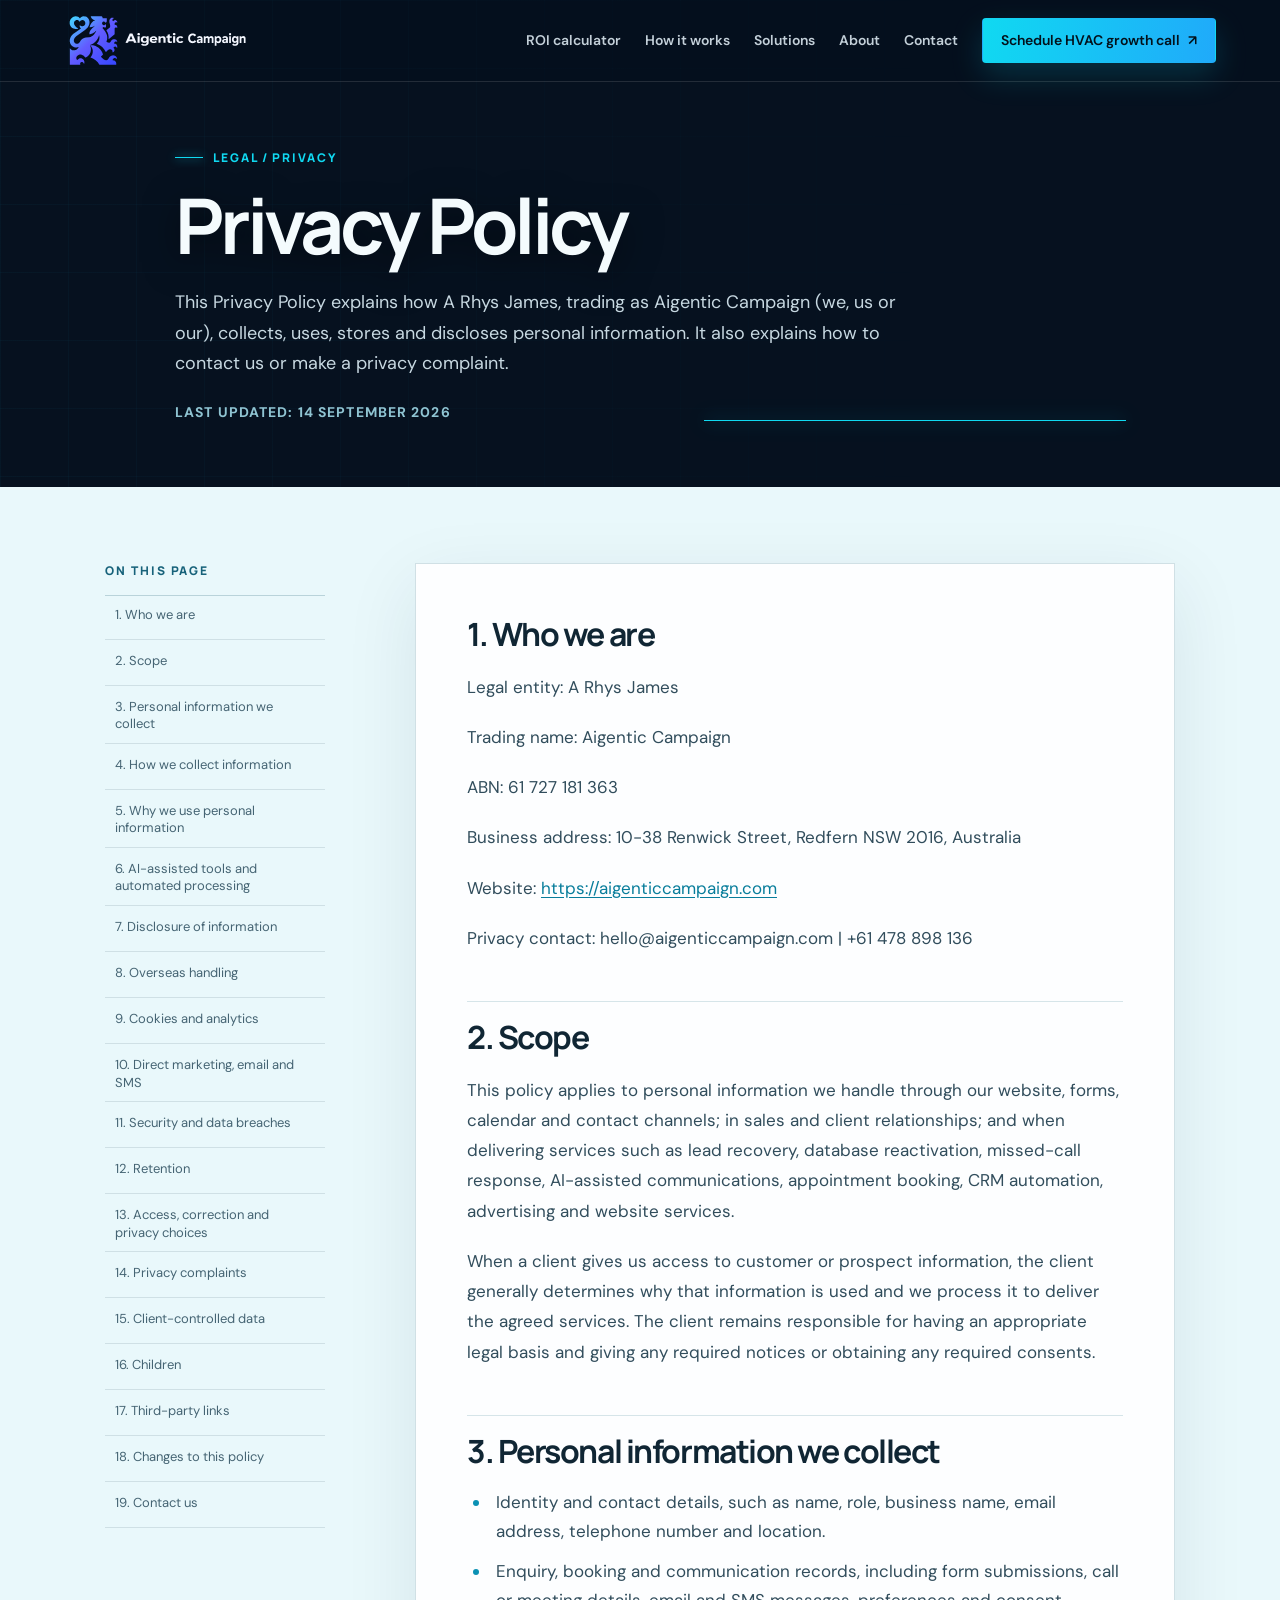
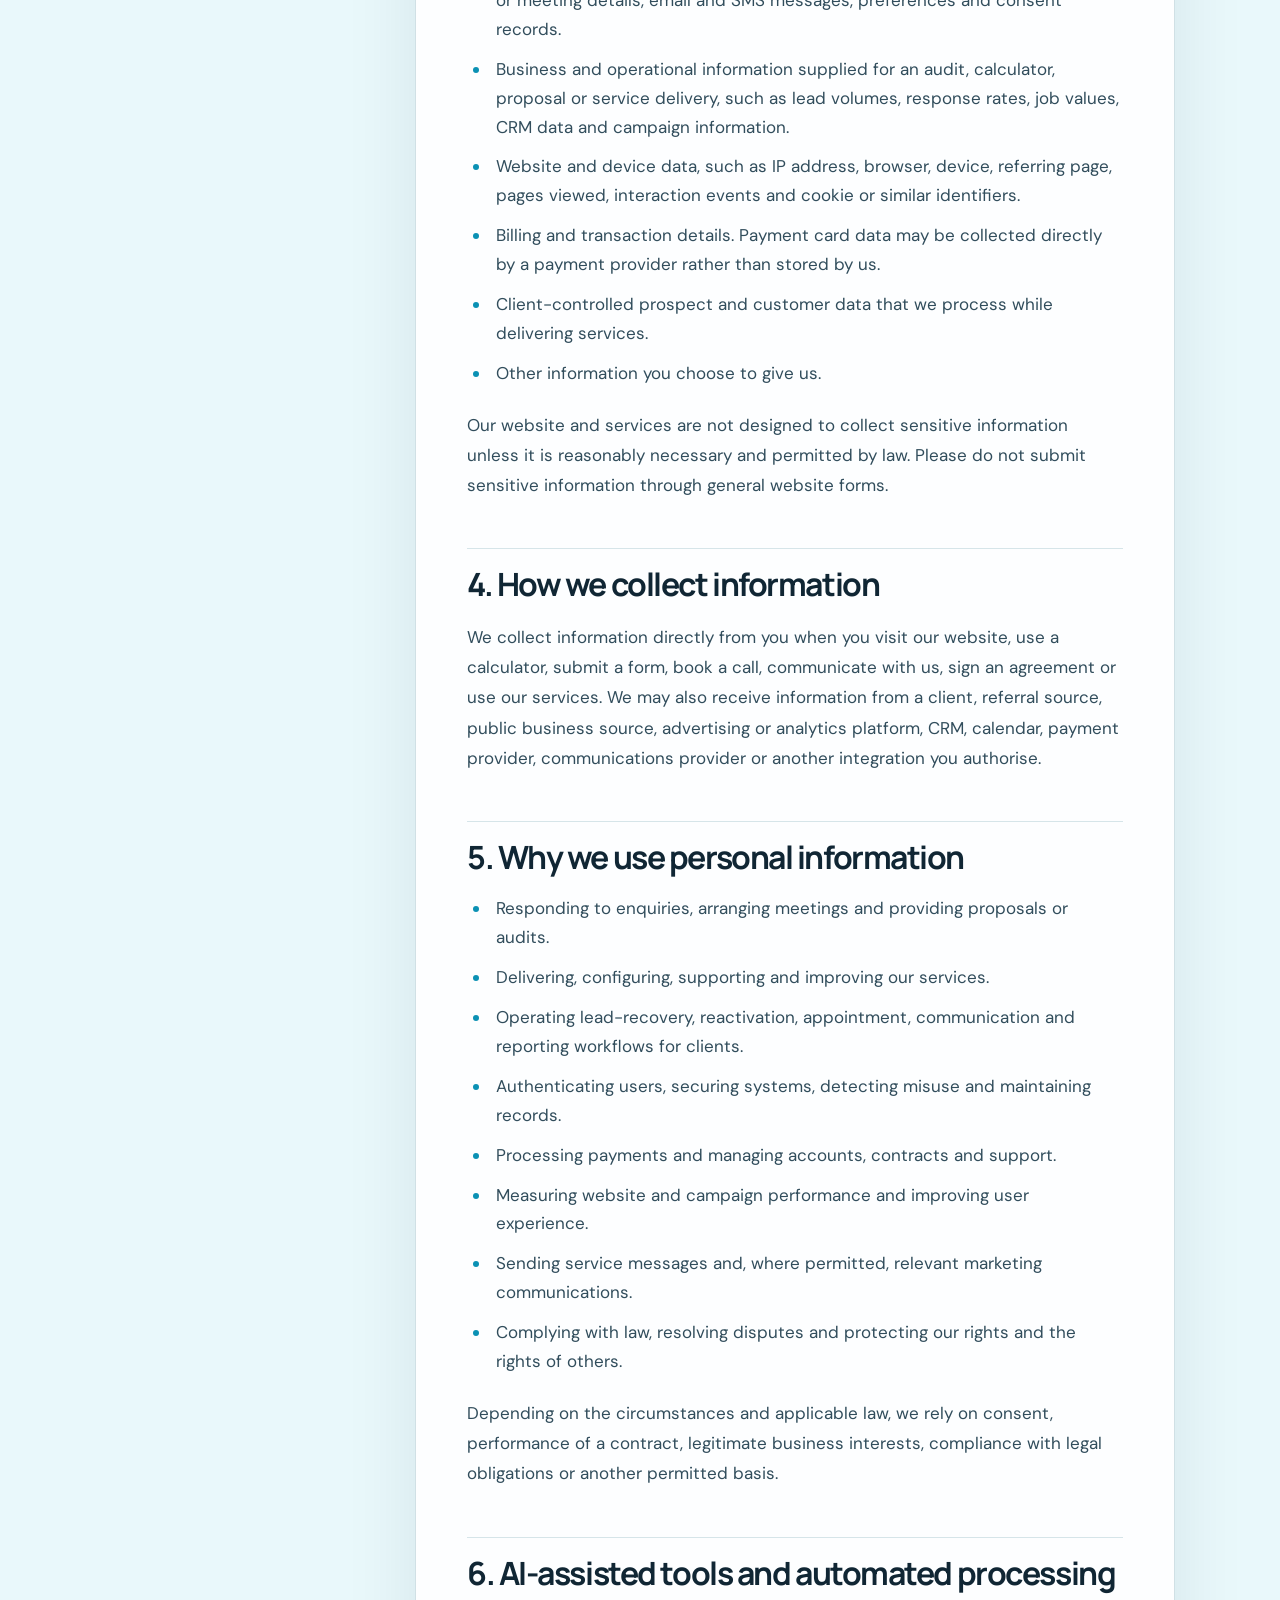
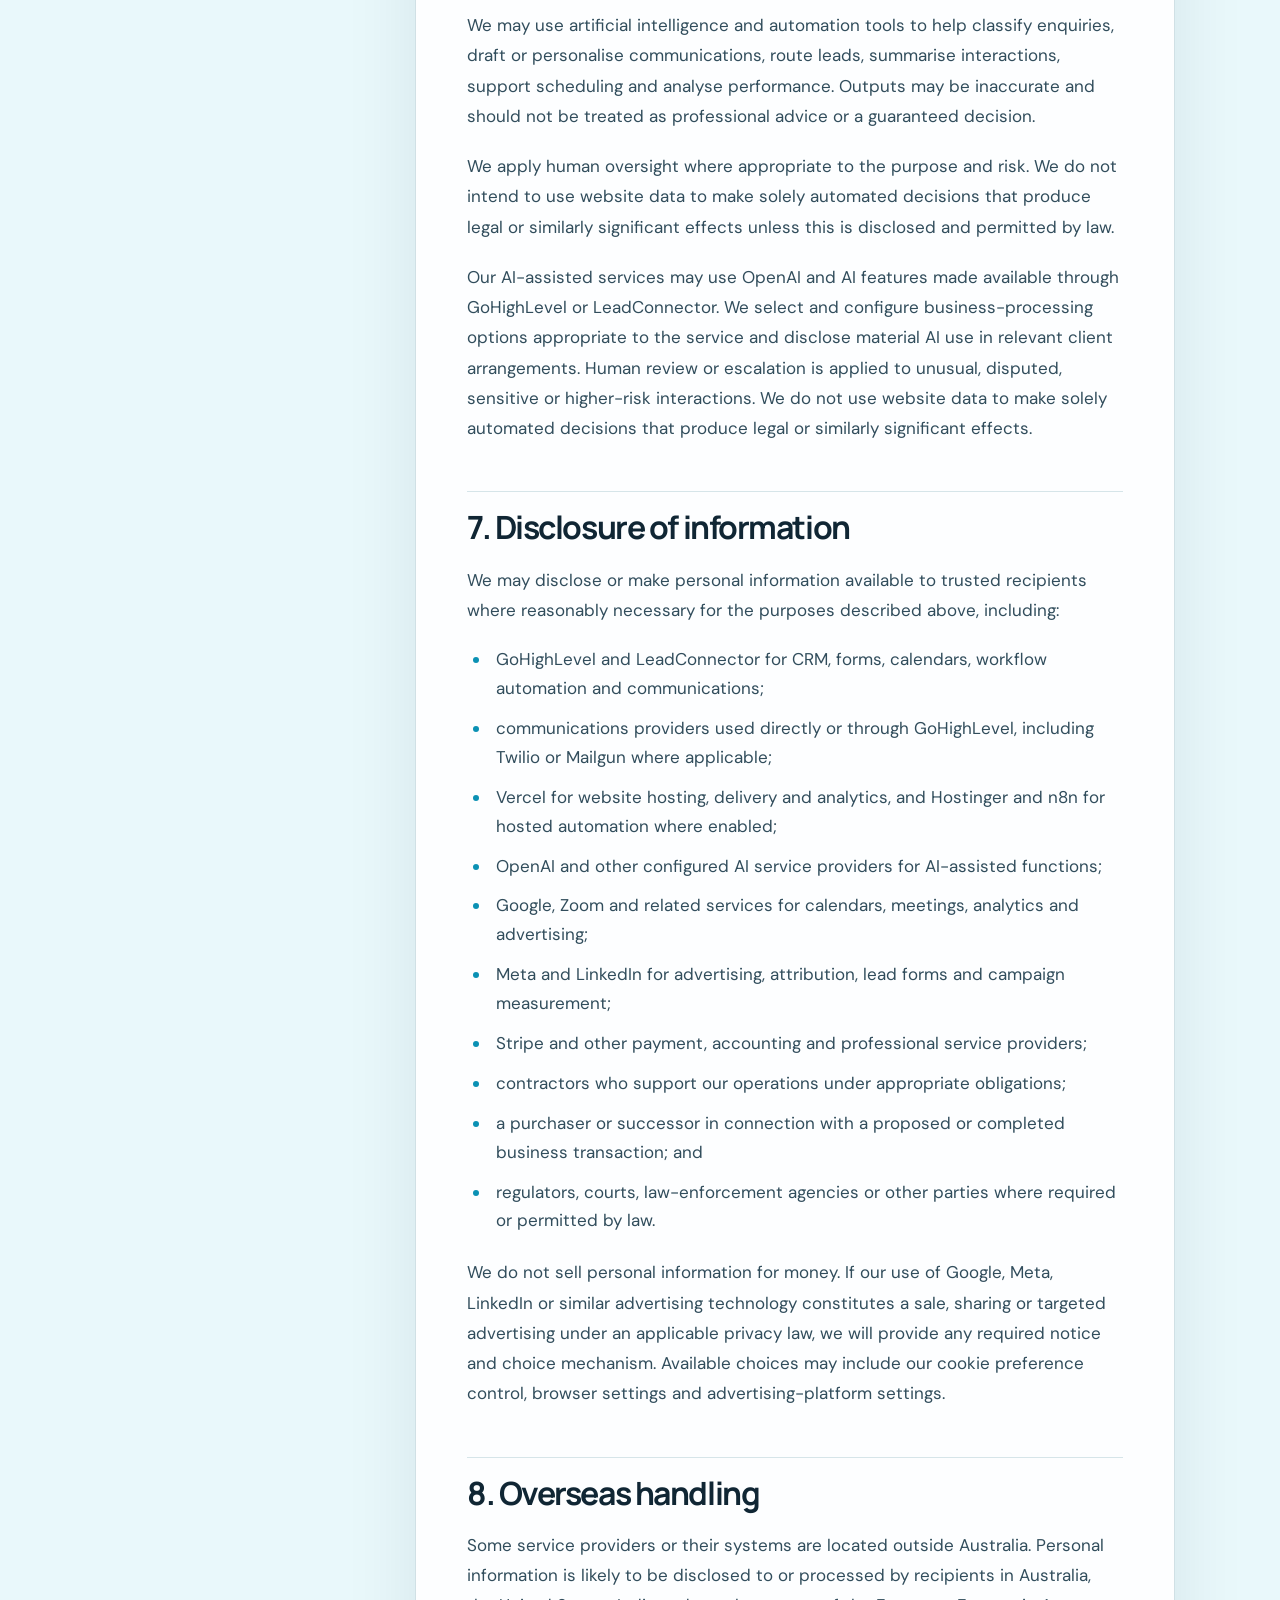
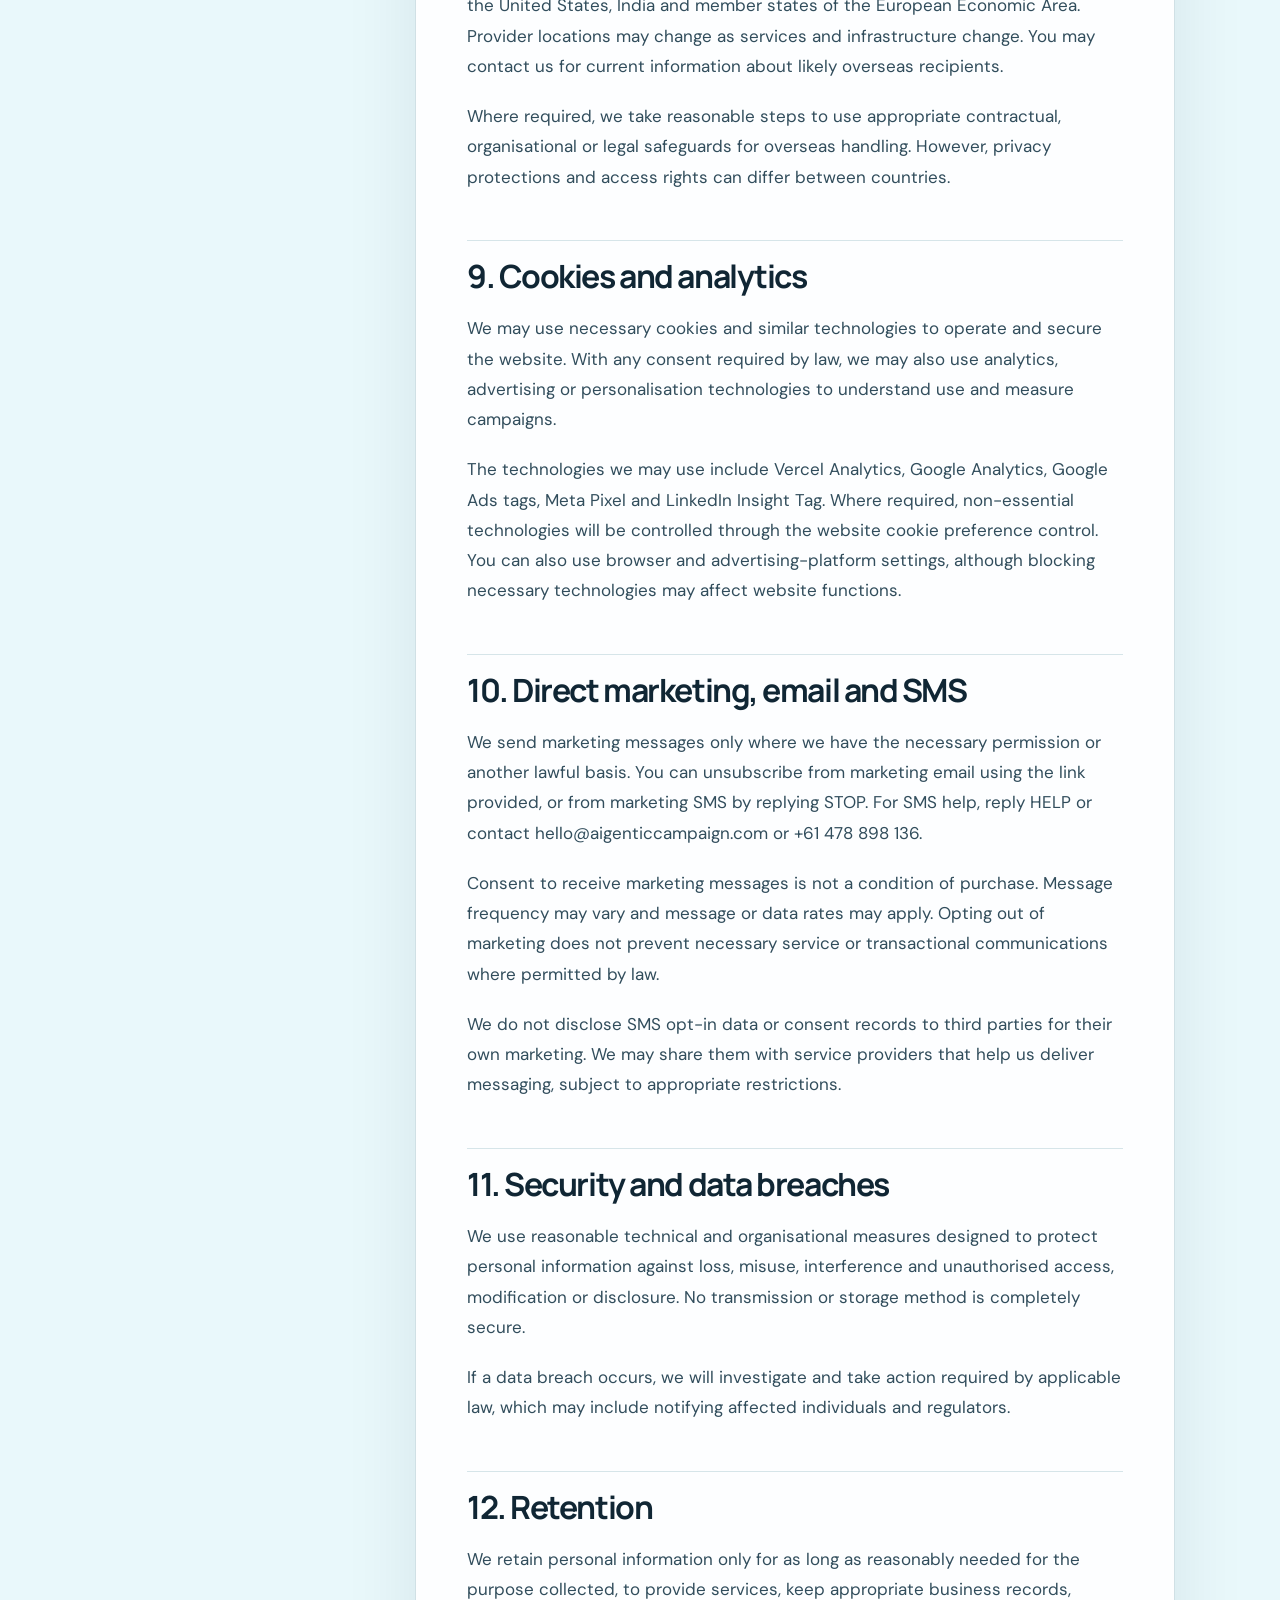
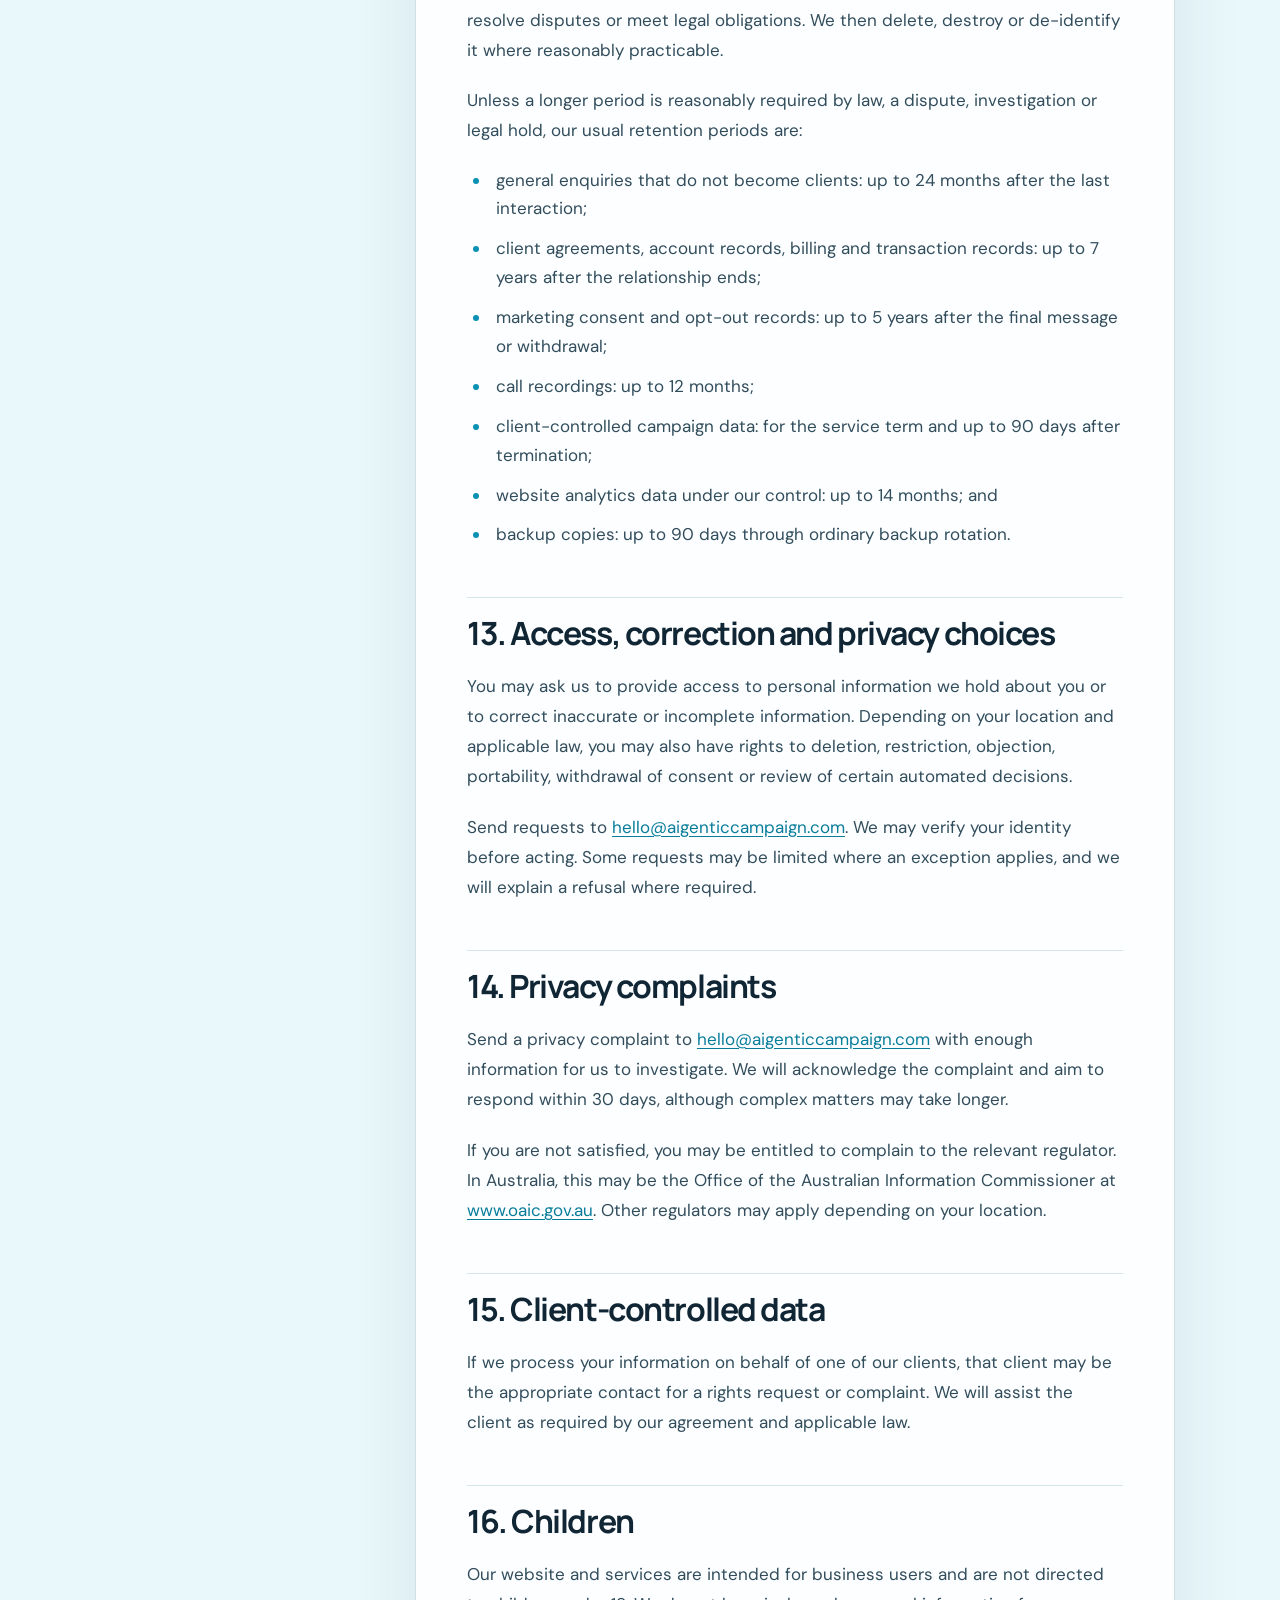
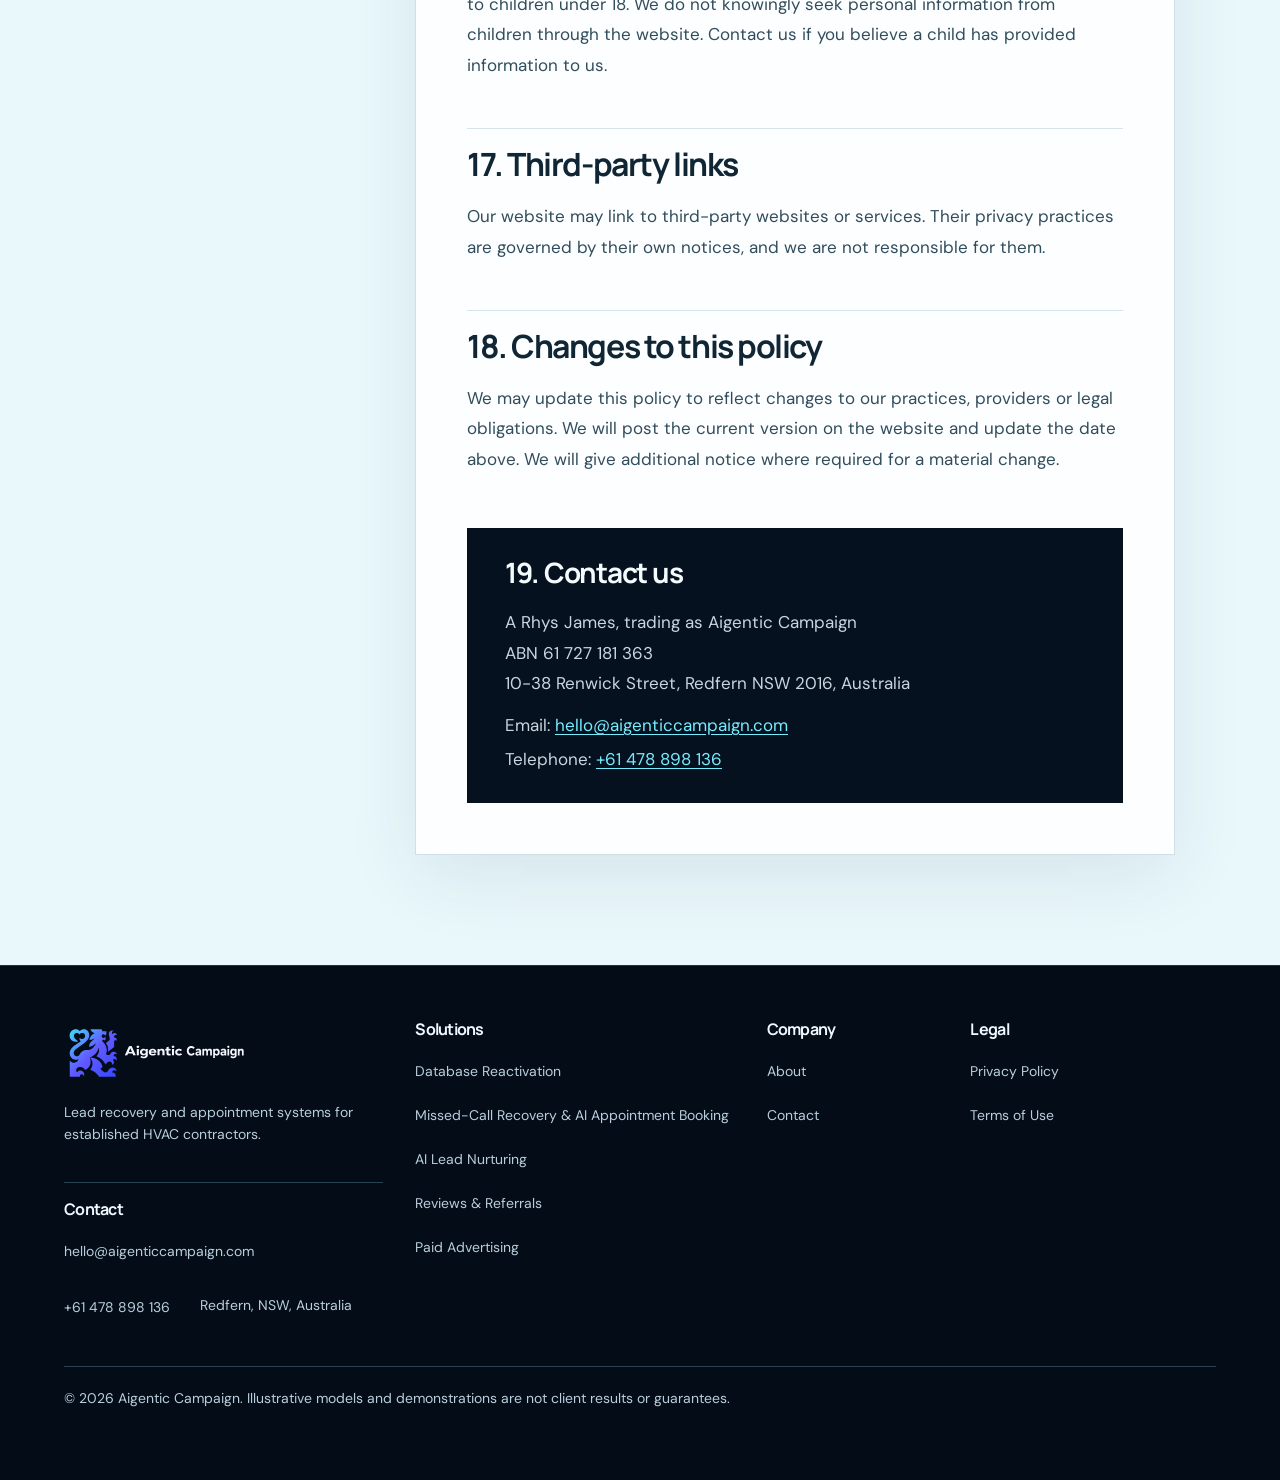
<file: privacy/index.html>
<!doctype html>
<html lang="en">
<head>
  <meta charset="utf-8">
  <meta name="viewport" content="width=device-width, initial-scale=1">
  <title>Privacy Policy | Aigentic Campaign</title>
  <meta name="description" content="This Privacy Policy explains how A Rhys James, trading as Aigentic Campaign, collects, uses, stores and discloses personal information.">
  <link rel="preconnect" href="https://fonts.googleapis.com">
  <link rel="preconnect" href="https://fonts.gstatic.com" crossorigin>
  <link href="https://fonts.googleapis.com/css2?family=DM+Sans:wght@400;500;600;700&family=Manrope:wght@500;600;700;800&display=swap" rel="stylesheet">
  <link rel="stylesheet" href="../assets/site.css">
</head>
<body class="legal-page">
  <div class="reading-progress" aria-hidden="true"><i></i></div>
  <a class="skip-link" href="#main-content">Skip to content</a>
  <header class="site-header">
    <a class="brand" href="/#top" aria-label="Aigentic Campaign home"><img class="brand-logo" src="../assets/aigentic-header-dark.svg" alt="Aigentic Campaign"></a>
    <button class="menu-toggle" aria-label="Open navigation" aria-expanded="false" aria-controls="primary-navigation"><span></span><span></span></button>
    <nav id="primary-navigation" aria-label="Primary navigation">
      <a href="/#calculator">ROI calculator</a>
      <a href="/#system">How it works</a>
      <a href="/#services">Solutions</a>
      <a href="/#about">About</a>
      <a href="/contact">Contact</a>
      <a class="nav-cta" href="/#book">Schedule HVAC growth call <span aria-hidden="true">↗</span></a>
    </nav>
  </header>

  <main id="main-content" tabindex="-1">
    <section class="legal-hero" aria-labelledby="page-title">
      <div class="legal-hero-inner">
        <p class="eyebrow"><span></span> LEGAL / PRIVACY</p>
        <h1 id="page-title">Privacy Policy</h1>
        <p class="legal-intro">This Privacy Policy explains how A Rhys James, trading as Aigentic Campaign (we, us or our), collects, uses, stores and discloses personal information. It also explains how to contact us or make a privacy complaint.</p>
        <p class="legal-date">Last updated: 14 September 2026</p>
      </div>
    </section>

    <section class="legal-reading" aria-label="Privacy Policy reading area">
      <div class="legal-layout">
        <aside class="legal-toc-wrap">
          <p class="legal-toc-label">On this page</p>
          <details class="legal-toc-mobile">
            <summary>On this page</summary>
            <nav class="legal-toc" aria-label="Privacy Policy sections">
              <a href="#who-we-are">1. Who we are</a><a href="#scope">2. Scope</a><a href="#personal-information">3. Personal information we collect</a><a href="#how-we-collect">4. How we collect information</a><a href="#why-we-use">5. Why we use personal information</a><a href="#ai-tools">6. AI-assisted tools and automated processing</a><a href="#disclosure">7. Disclosure of information</a><a href="#overseas">8. Overseas handling</a><a href="#cookies">9. Cookies and analytics</a><a href="#direct-marketing">10. Direct marketing, email and SMS</a><a href="#security">11. Security and data breaches</a><a href="#retention">12. Retention</a><a href="#access">13. Access, correction and privacy choices</a><a href="#complaints">14. Privacy complaints</a><a href="#client-data">15. Client-controlled data</a><a href="#children">16. Children</a><a href="#third-party-links">17. Third-party links</a><a href="#changes">18. Changes to this policy</a><a href="#contact">19. Contact us</a>
            </nav>
          </details>
          <nav class="legal-toc" aria-label="Privacy Policy sections">
            <a href="#who-we-are">1. Who we are</a><a href="#scope">2. Scope</a><a href="#personal-information">3. Personal information we collect</a><a href="#how-we-collect">4. How we collect information</a><a href="#why-we-use">5. Why we use personal information</a><a href="#ai-tools">6. AI-assisted tools and automated processing</a><a href="#disclosure">7. Disclosure of information</a><a href="#overseas">8. Overseas handling</a><a href="#cookies">9. Cookies and analytics</a><a href="#direct-marketing">10. Direct marketing, email and SMS</a><a href="#security">11. Security and data breaches</a><a href="#retention">12. Retention</a><a href="#access">13. Access, correction and privacy choices</a><a href="#complaints">14. Privacy complaints</a><a href="#client-data">15. Client-controlled data</a><a href="#children">16. Children</a><a href="#third-party-links">17. Third-party links</a><a href="#changes">18. Changes to this policy</a><a href="#contact">19. Contact us</a>
          </nav>
        </aside>

        <article class="legal-article">
          <h2 id="who-we-are">1. Who we are</h2>
          <p>Legal entity: A Rhys James</p><p>Trading name: Aigentic Campaign</p><p>ABN: 61 727 181 363</p><p>Business address: 10-38 Renwick Street, Redfern NSW 2016, Australia</p><p>Website: <a href="https://aigenticcampaign.com">https://aigenticcampaign.com</a></p><p>Privacy contact: hello@aigenticcampaign.com | +61 478 898 136</p>

          <h2 id="scope">2. Scope</h2>
          <p>This policy applies to personal information we handle through our website, forms, calendar and contact channels; in sales and client relationships; and when delivering services such as lead recovery, database reactivation, missed-call response, AI-assisted communications, appointment booking, CRM automation, advertising and website services.</p>
          <p>When a client gives us access to customer or prospect information, the client generally determines why that information is used and we process it to deliver the agreed services. The client remains responsible for having an appropriate legal basis and giving any required notices or obtaining any required consents.</p>

          <h2 id="personal-information">3. Personal information we collect</h2>
          <ul><li>Identity and contact details, such as name, role, business name, email address, telephone number and location.</li><li>Enquiry, booking and communication records, including form submissions, call or meeting details, email and SMS messages, preferences and consent records.</li><li>Business and operational information supplied for an audit, calculator, proposal or service delivery, such as lead volumes, response rates, job values, CRM data and campaign information.</li><li>Website and device data, such as IP address, browser, device, referring page, pages viewed, interaction events and cookie or similar identifiers.</li><li>Billing and transaction details. Payment card data may be collected directly by a payment provider rather than stored by us.</li><li>Client-controlled prospect and customer data that we process while delivering services.</li><li>Other information you choose to give us.</li></ul>
          <p>Our website and services are not designed to collect sensitive information unless it is reasonably necessary and permitted by law. Please do not submit sensitive information through general website forms.</p>

          <h2 id="how-we-collect">4. How we collect information</h2>
          <p>We collect information directly from you when you visit our website, use a calculator, submit a form, book a call, communicate with us, sign an agreement or use our services. We may also receive information from a client, referral source, public business source, advertising or analytics platform, CRM, calendar, payment provider, communications provider or another integration you authorise.</p>

          <h2 id="why-we-use">5. Why we use personal information</h2>
          <ul><li>Responding to enquiries, arranging meetings and providing proposals or audits.</li><li>Delivering, configuring, supporting and improving our services.</li><li>Operating lead-recovery, reactivation, appointment, communication and reporting workflows for clients.</li><li>Authenticating users, securing systems, detecting misuse and maintaining records.</li><li>Processing payments and managing accounts, contracts and support.</li><li>Measuring website and campaign performance and improving user experience.</li><li>Sending service messages and, where permitted, relevant marketing communications.</li><li>Complying with law, resolving disputes and protecting our rights and the rights of others.</li></ul>
          <p>Depending on the circumstances and applicable law, we rely on consent, performance of a contract, legitimate business interests, compliance with legal obligations or another permitted basis.</p>

          <h2 id="ai-tools">6. AI-assisted tools and automated processing</h2>
          <p>We may use artificial intelligence and automation tools to help classify enquiries, draft or personalise communications, route leads, summarise interactions, support scheduling and analyse performance. Outputs may be inaccurate and should not be treated as professional advice or a guaranteed decision.</p>
          <p>We apply human oversight where appropriate to the purpose and risk. We do not intend to use website data to make solely automated decisions that produce legal or similarly significant effects unless this is disclosed and permitted by law.</p>
          <p>Our AI-assisted services may use OpenAI and AI features made available through GoHighLevel or LeadConnector. We select and configure business-processing options appropriate to the service and disclose material AI use in relevant client arrangements. Human review or escalation is applied to unusual, disputed, sensitive or higher-risk interactions. We do not use website data to make solely automated decisions that produce legal or similarly significant effects.</p>

          <h2 id="disclosure">7. Disclosure of information</h2>
          <p>We may disclose or make personal information available to trusted recipients where reasonably necessary for the purposes described above, including:</p>
          <ul><li>GoHighLevel and LeadConnector for CRM, forms, calendars, workflow automation and communications;</li><li>communications providers used directly or through GoHighLevel, including Twilio or Mailgun where applicable;</li><li>Vercel for website hosting, delivery and analytics, and Hostinger and n8n for hosted automation where enabled;</li><li>OpenAI and other configured AI service providers for AI-assisted functions;</li><li>Google, Zoom and related services for calendars, meetings, analytics and advertising;</li><li>Meta and LinkedIn for advertising, attribution, lead forms and campaign measurement;</li><li>Stripe and other payment, accounting and professional service providers;</li><li>contractors who support our operations under appropriate obligations;</li><li>a purchaser or successor in connection with a proposed or completed business transaction; and</li><li>regulators, courts, law-enforcement agencies or other parties where required or permitted by law.</li></ul>
          <p>We do not sell personal information for money. If our use of Google, Meta, LinkedIn or similar advertising technology constitutes a sale, sharing or targeted advertising under an applicable privacy law, we will provide any required notice and choice mechanism. Available choices may include our cookie preference control, browser settings and advertising-platform settings.</p>

          <h2 id="overseas">8. Overseas handling</h2>
          <p>Some service providers or their systems are located outside Australia. Personal information is likely to be disclosed to or processed by recipients in Australia, the United States, India and member states of the European Economic Area. Provider locations may change as services and infrastructure change. You may contact us for current information about likely overseas recipients.</p>
          <p>Where required, we take reasonable steps to use appropriate contractual, organisational or legal safeguards for overseas handling. However, privacy protections and access rights can differ between countries.</p>

          <h2 id="cookies">9. Cookies and analytics</h2>
          <p>We may use necessary cookies and similar technologies to operate and secure the website. With any consent required by law, we may also use analytics, advertising or personalisation technologies to understand use and measure campaigns.</p>
          <p>The technologies we may use include Vercel Analytics, Google Analytics, Google Ads tags, Meta Pixel and LinkedIn Insight Tag. Where required, non-essential technologies will be controlled through the website cookie preference control. You can also use browser and advertising-platform settings, although blocking necessary technologies may affect website functions.</p>

          <h2 id="direct-marketing">10. Direct marketing, email and SMS</h2>
          <p>We send marketing messages only where we have the necessary permission or another lawful basis. You can unsubscribe from marketing email using the link provided, or from marketing SMS by replying STOP. For SMS help, reply HELP or contact hello@aigenticcampaign.com or +61 478 898 136.</p>
          <p>Consent to receive marketing messages is not a condition of purchase. Message frequency may vary and message or data rates may apply. Opting out of marketing does not prevent necessary service or transactional communications where permitted by law.</p>
          <p>We do not disclose SMS opt-in data or consent records to third parties for their own marketing. We may share them with service providers that help us deliver messaging, subject to appropriate restrictions.</p>

          <h2 id="security">11. Security and data breaches</h2>
          <p>We use reasonable technical and organisational measures designed to protect personal information against loss, misuse, interference and unauthorised access, modification or disclosure. No transmission or storage method is completely secure.</p>
          <p>If a data breach occurs, we will investigate and take action required by applicable law, which may include notifying affected individuals and regulators.</p>

          <h2 id="retention">12. Retention</h2>
          <p>We retain personal information only for as long as reasonably needed for the purpose collected, to provide services, keep appropriate business records, resolve disputes or meet legal obligations. We then delete, destroy or de-identify it where reasonably practicable.</p>
          <p>Unless a longer period is reasonably required by law, a dispute, investigation or legal hold, our usual retention periods are:</p>
          <ul><li>general enquiries that do not become clients: up to 24 months after the last interaction;</li><li>client agreements, account records, billing and transaction records: up to 7 years after the relationship ends;</li><li>marketing consent and opt-out records: up to 5 years after the final message or withdrawal;</li><li>call recordings: up to 12 months;</li><li>client-controlled campaign data: for the service term and up to 90 days after termination;</li><li>website analytics data under our control: up to 14 months; and</li><li>backup copies: up to 90 days through ordinary backup rotation.</li></ul>

          <h2 id="access">13. Access, correction and privacy choices</h2>
          <p>You may ask us to provide access to personal information we hold about you or to correct inaccurate or incomplete information. Depending on your location and applicable law, you may also have rights to deletion, restriction, objection, portability, withdrawal of consent or review of certain automated decisions.</p>
          <p>Send requests to <a href="mailto:hello@aigenticcampaign.com">hello@aigenticcampaign.com</a>. We may verify your identity before acting. Some requests may be limited where an exception applies, and we will explain a refusal where required.</p>

          <h2 id="complaints">14. Privacy complaints</h2>
          <p>Send a privacy complaint to <a href="mailto:hello@aigenticcampaign.com">hello@aigenticcampaign.com</a> with enough information for us to investigate. We will acknowledge the complaint and aim to respond within 30 days, although complex matters may take longer.</p>
          <p>If you are not satisfied, you may be entitled to complain to the relevant regulator. In Australia, this may be the Office of the Australian Information Commissioner at <a href="https://www.oaic.gov.au">www.oaic.gov.au</a>. Other regulators may apply depending on your location.</p>

          <h2 id="client-data">15. Client-controlled data</h2>
          <p>If we process your information on behalf of one of our clients, that client may be the appropriate contact for a rights request or complaint. We will assist the client as required by our agreement and applicable law.</p>

          <h2 id="children">16. Children</h2>
          <p>Our website and services are intended for business users and are not directed to children under 18. We do not knowingly seek personal information from children through the website. Contact us if you believe a child has provided information to us.</p>

          <h2 id="third-party-links">17. Third-party links</h2>
          <p>Our website may link to third-party websites or services. Their privacy practices are governed by their own notices, and we are not responsible for them.</p>

          <h2 id="changes">18. Changes to this policy</h2>
          <p>We may update this policy to reflect changes to our practices, providers or legal obligations. We will post the current version on the website and update the date above. We will give additional notice where required for a material change.</p>

          <div class="legal-contact" id="contact">
            <h2>19. Contact us</h2>
            <p>A Rhys James, trading as Aigentic Campaign<br>ABN 61 727 181 363<br>10-38 Renwick Street, Redfern NSW 2016, Australia</p>
            <p>Email: <a href="mailto:hello@aigenticcampaign.com">hello@aigenticcampaign.com</a><br>Telephone: <a href="tel:+61478898136">+61 478 898 136</a></p>
          </div>
        </article>
      </div>
    </section>
  </main>

  <footer class="site-footer">
    <div class="footer-identity"><a class="brand" href="/#top" aria-label="Aigentic Campaign home"><img class="brand-logo footer-brand-logo" src="../assets/aigentic-header-dark.svg" alt="Aigentic Campaign"></a><p>Lead recovery and appointment systems for established HVAC contractors.</p></div>
    <nav aria-label="Footer solutions"><h2>Solutions</h2><a href="/#database-reactivation">Database Reactivation</a><a href="/#missed-call-recovery">Missed-Call Recovery &amp; AI Appointment Booking</a><a href="/#lead-nurturing">AI Lead Nurturing</a><a href="/#reviews-referrals">Reviews &amp; Referrals</a><a href="/#paid-advertising">Paid Advertising</a></nav>
    <nav aria-label="Footer company"><h2>Company</h2><a href="/#about">About</a><a href="/contact">Contact</a></nav>
    <div class="footer-legal"><h2>Legal</h2><nav id="legal-links" aria-label="Legal documents"><a href="/privacy">Privacy Policy</a><a href="/terms">Terms of Use</a></nav><p id="legal-pending" hidden></p></div>
    <div class="footer-contact"><h2>Contact</h2><div id="verified-contact"><a href="mailto:hello@aigenticcampaign.com">hello@aigenticcampaign.com</a><a href="tel:+61478898136">+61 478 898 136</a><p>Redfern, NSW, Australia</p></div><p id="contact-pending" hidden></p></div>
    <p class="footer-bottom">© <span id="copyright-year"></span> Aigentic Campaign. Illustrative models and demonstrations are not client results or guarantees.</p>
  </footer>
  <script src="../assets/legal.js"></script>
</body>
</html>
</file>
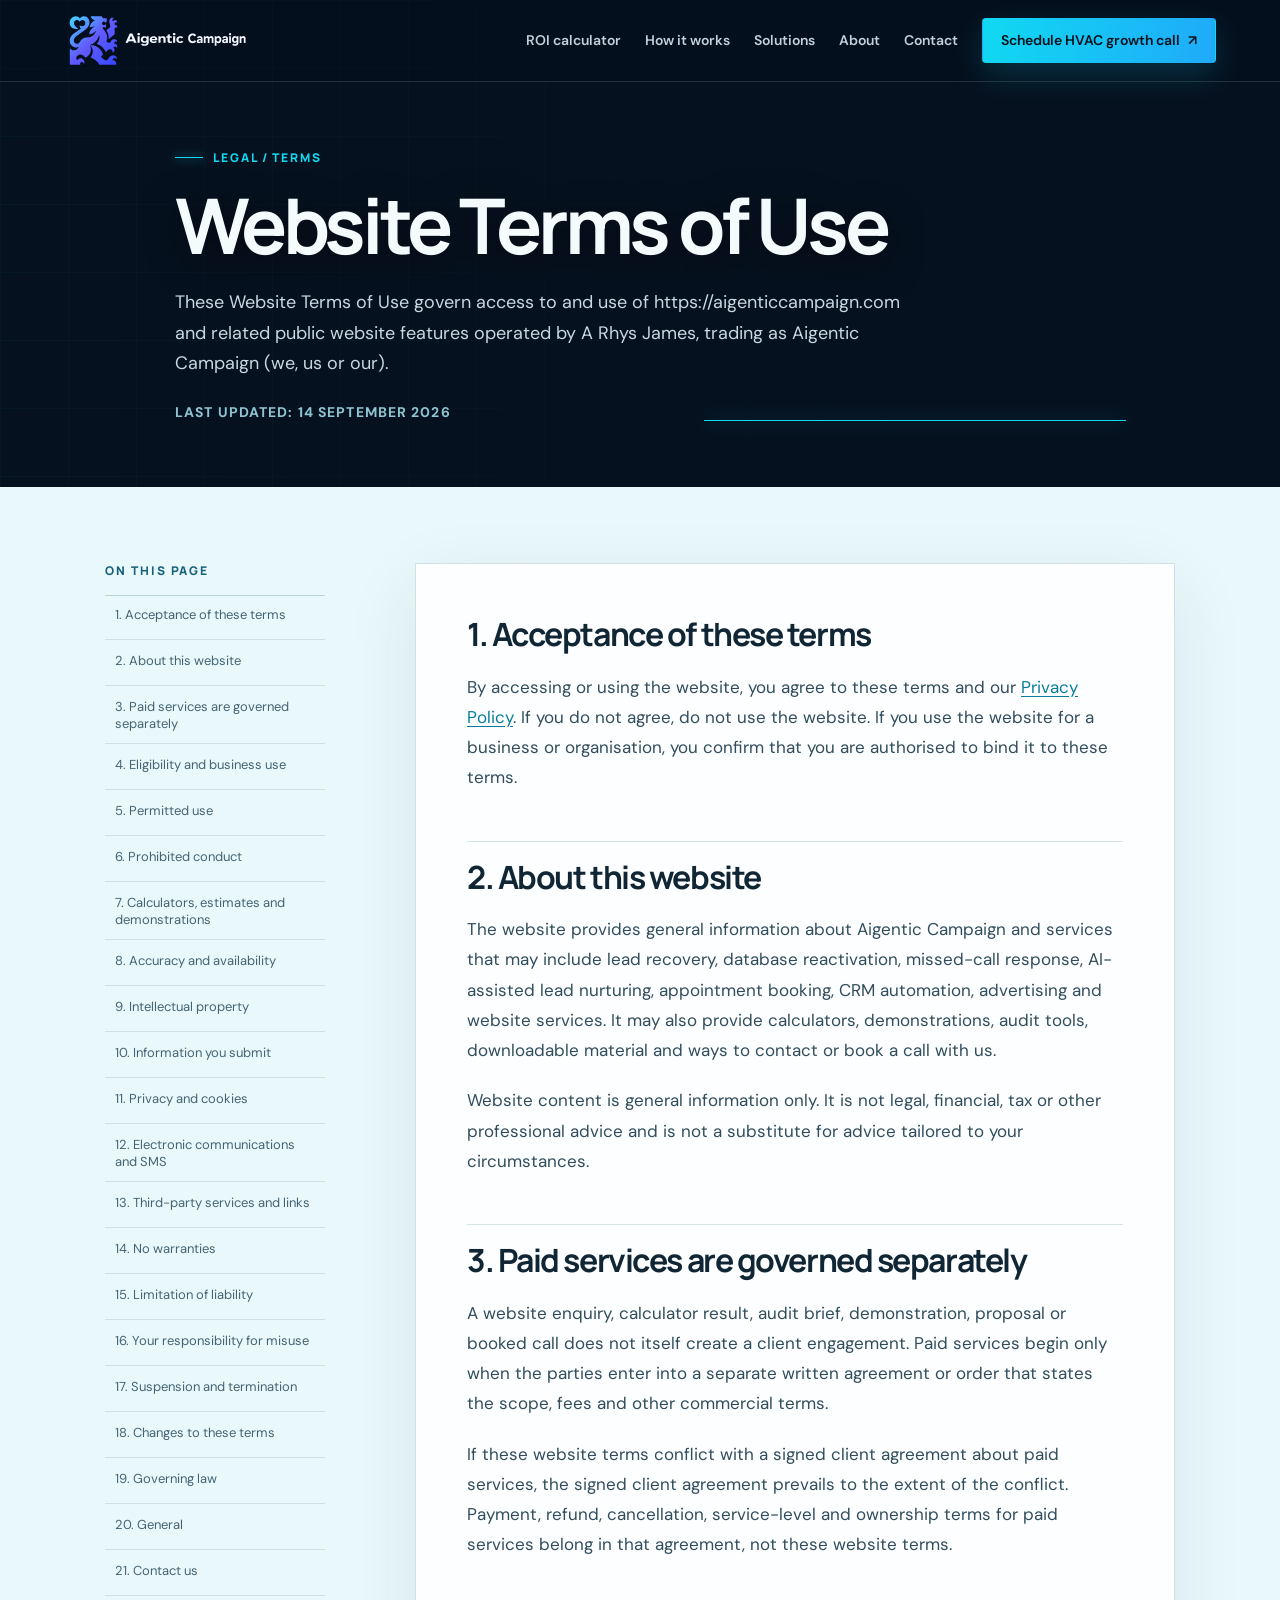
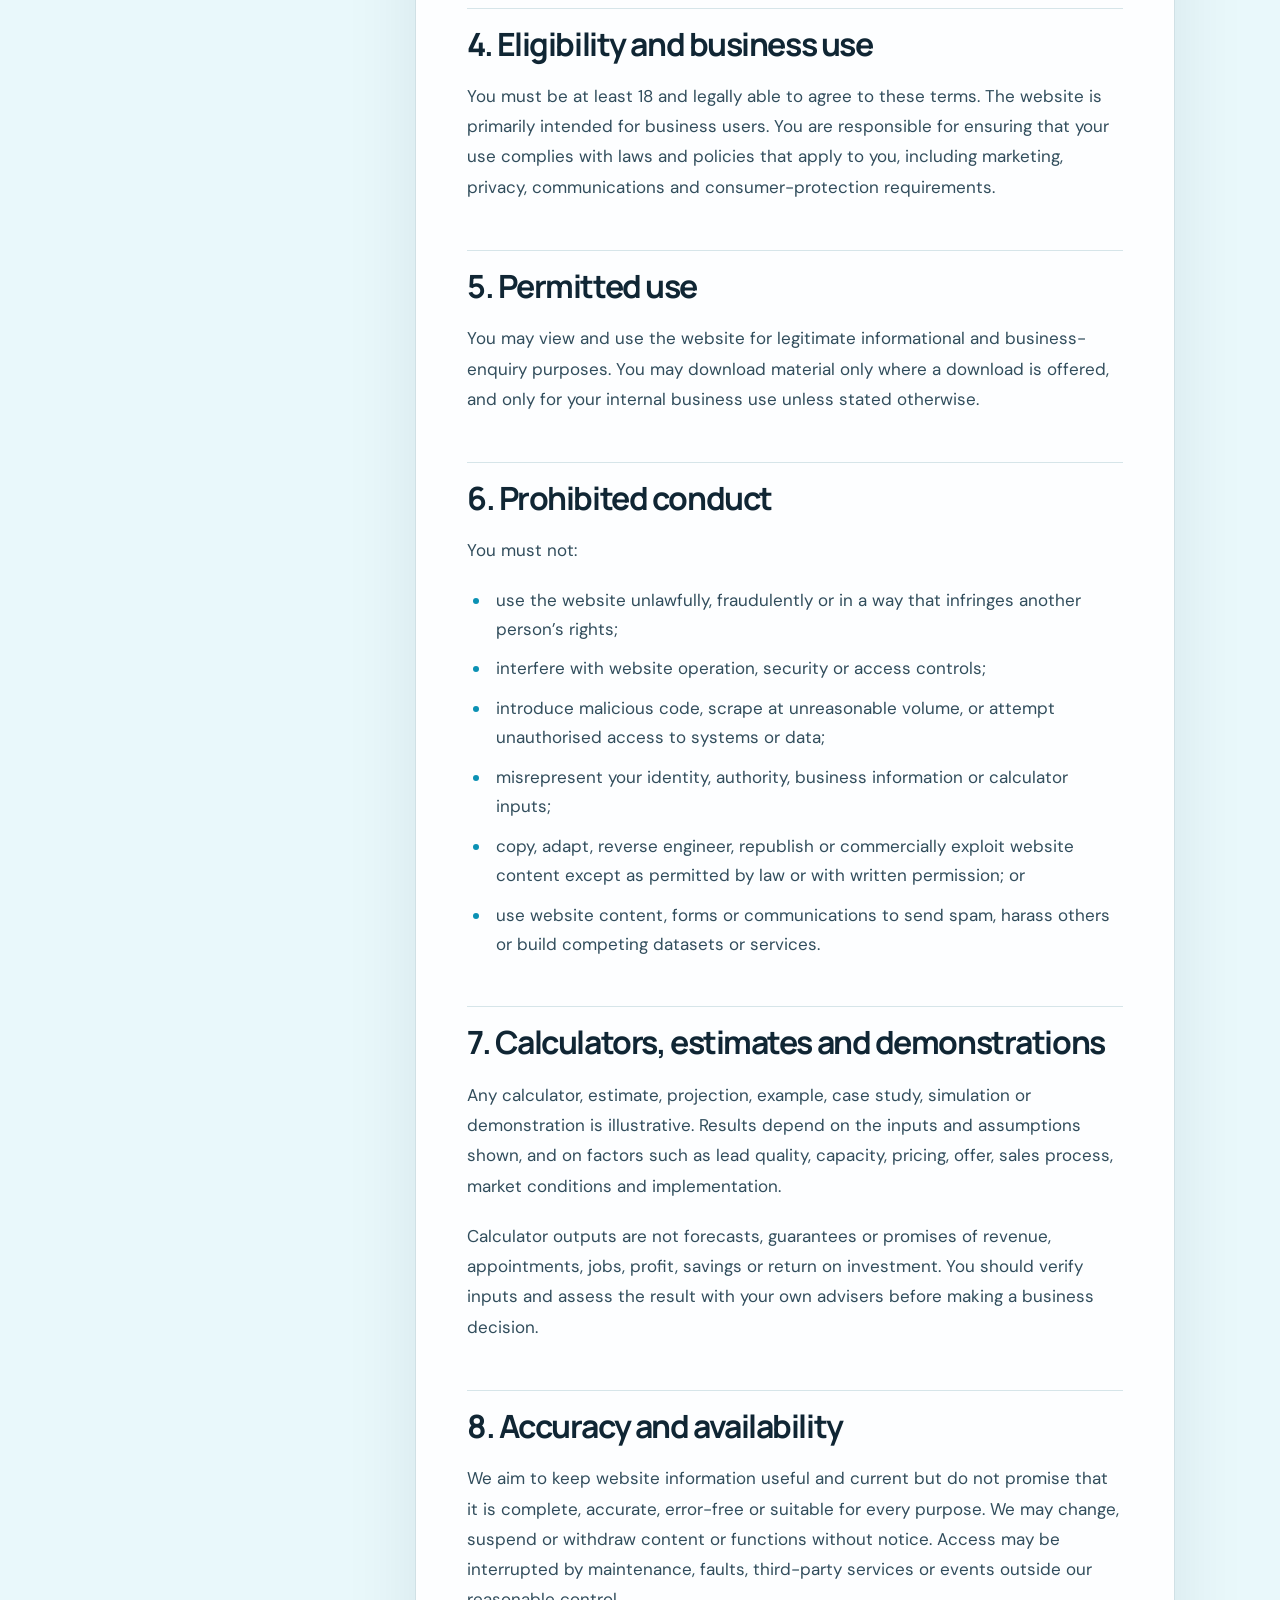
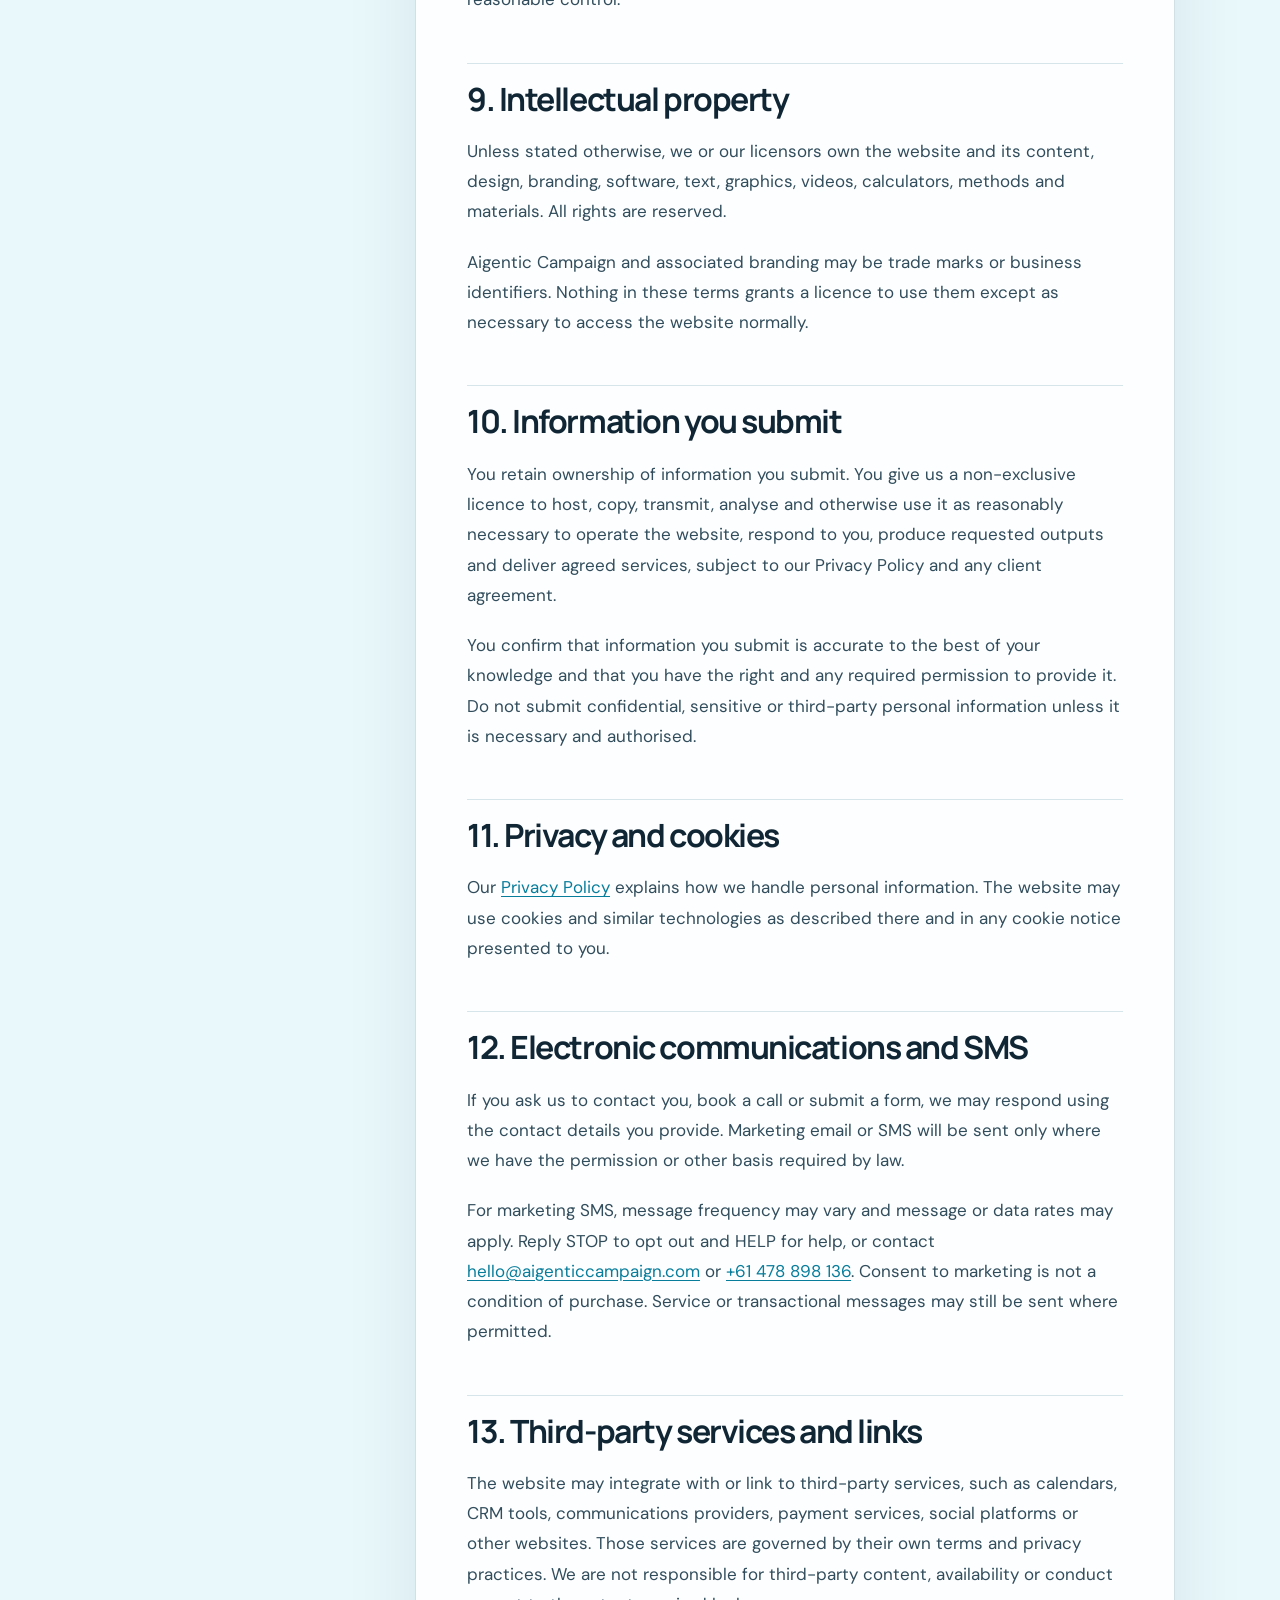
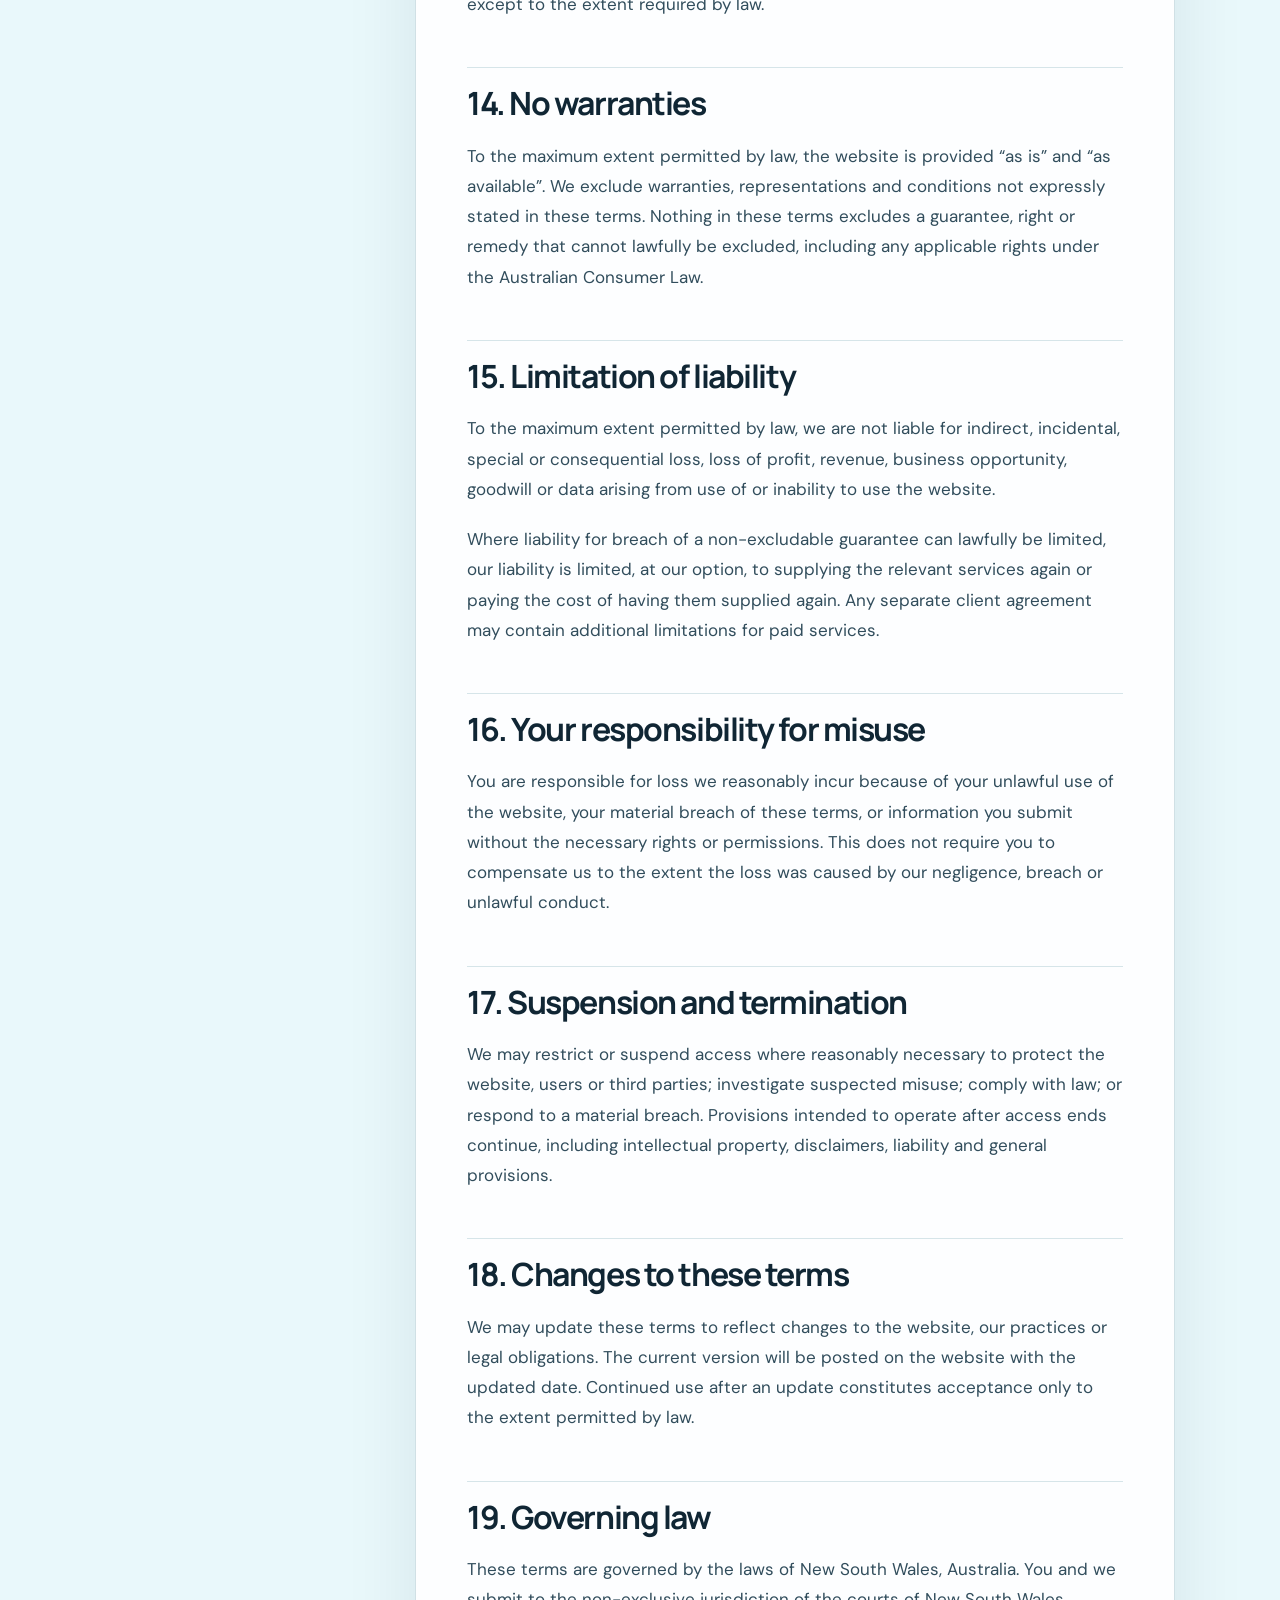
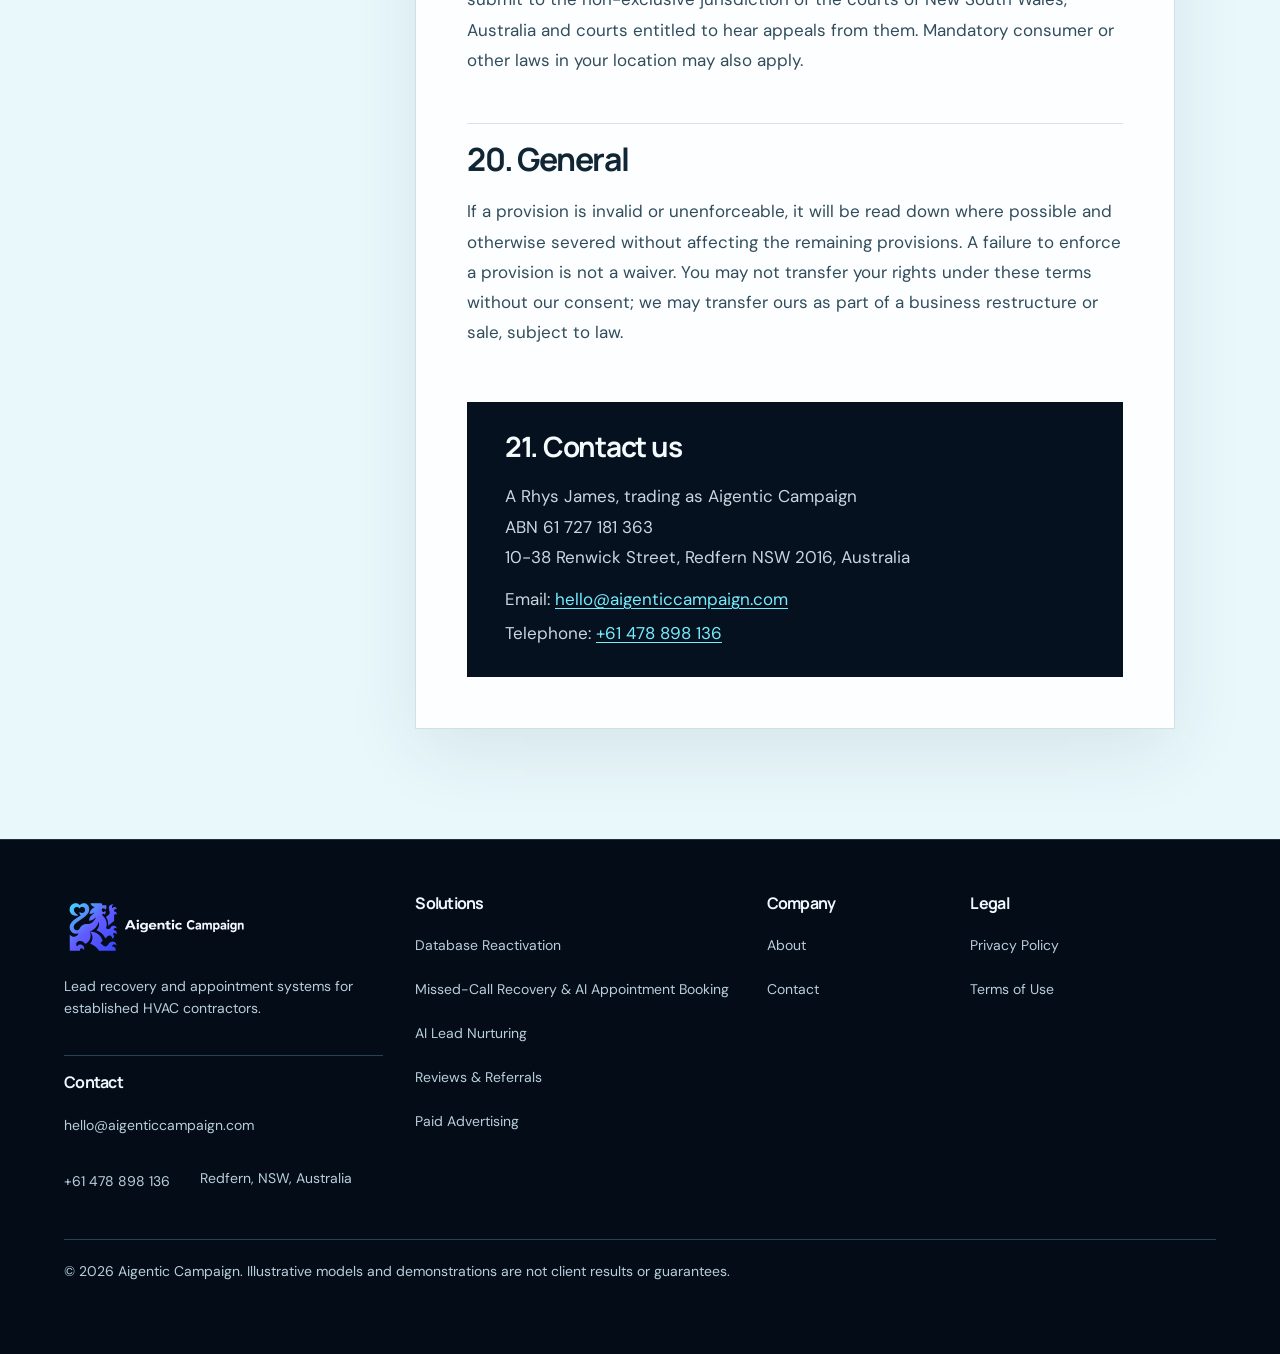
<file: terms/index.html>
<!doctype html>
<html lang="en">
<head>
  <meta charset="utf-8">
  <meta name="viewport" content="width=device-width, initial-scale=1">
  <title>Website Terms of Use | Aigentic Campaign</title>
  <meta name="description" content="These Website Terms of Use govern access to and use of https://aigenticcampaign.com and related public website features operated by A Rhys James, trading as Aigentic Campaign.">
  <link rel="preconnect" href="https://fonts.googleapis.com">
  <link rel="preconnect" href="https://fonts.gstatic.com" crossorigin>
  <link href="https://fonts.googleapis.com/css2?family=DM+Sans:wght@400;500;600;700&family=Manrope:wght@500;600;700;800&display=swap" rel="stylesheet">
  <link rel="stylesheet" href="../assets/site.css">
</head>
<body class="legal-page">
  <div class="reading-progress" aria-hidden="true"><i></i></div>
  <a class="skip-link" href="#main-content">Skip to content</a>
  <header class="site-header">
    <a class="brand" href="/#top" aria-label="Aigentic Campaign home"><img class="brand-logo" src="../assets/aigentic-header-dark.svg" alt="Aigentic Campaign"></a>
    <button class="menu-toggle" aria-label="Open navigation" aria-expanded="false" aria-controls="primary-navigation"><span></span><span></span></button>
    <nav id="primary-navigation" aria-label="Primary navigation">
      <a href="/#calculator">ROI calculator</a>
      <a href="/#system">How it works</a>
      <a href="/#services">Solutions</a>
      <a href="/#about">About</a>
      <a href="/contact">Contact</a>
      <a class="nav-cta" href="/#book">Schedule HVAC growth call <span aria-hidden="true">↗</span></a>
    </nav>
  </header>

  <main id="main-content" tabindex="-1">
    <section class="legal-hero" aria-labelledby="page-title">
      <div class="legal-hero-inner">
        <p class="eyebrow"><span></span> LEGAL / TERMS</p>
        <h1 id="page-title">Website Terms of Use</h1>
        <p class="legal-intro">These Website Terms of Use govern access to and use of https://aigenticcampaign.com and related public website features operated by A Rhys James, trading as Aigentic Campaign (we, us or our).</p>
        <p class="legal-date">Last updated: 14 September 2026</p>
      </div>
    </section>

    <section class="legal-reading" aria-label="Website Terms of Use reading area">
      <div class="legal-layout">
        <aside class="legal-toc-wrap">
          <p class="legal-toc-label">On this page</p>
          <details class="legal-toc-mobile">
            <summary>On this page</summary>
            <nav class="legal-toc" aria-label="Website Terms of Use sections">
              <a href="#acceptance">1. Acceptance of these terms</a><a href="#about-website">2. About this website</a><a href="#paid-services">3. Paid services are governed separately</a><a href="#eligibility">4. Eligibility and business use</a><a href="#permitted-use">5. Permitted use</a><a href="#prohibited-conduct">6. Prohibited conduct</a><a href="#calculators">7. Calculators, estimates and demonstrations</a><a href="#accuracy">8. Accuracy and availability</a><a href="#intellectual-property">9. Intellectual property</a><a href="#submitted-information">10. Information you submit</a><a href="#privacy-cookies">11. Privacy and cookies</a><a href="#communications">12. Electronic communications and SMS</a><a href="#third-party-services">13. Third-party services and links</a><a href="#warranties">14. No warranties</a><a href="#liability">15. Limitation of liability</a><a href="#misuse">16. Your responsibility for misuse</a><a href="#suspension">17. Suspension and termination</a><a href="#changes">18. Changes to these terms</a><a href="#governing-law">19. Governing law</a><a href="#general">20. General</a><a href="#contact">21. Contact us</a>
            </nav>
          </details>
          <nav class="legal-toc" aria-label="Website Terms of Use sections">
            <a href="#acceptance">1. Acceptance of these terms</a><a href="#about-website">2. About this website</a><a href="#paid-services">3. Paid services are governed separately</a><a href="#eligibility">4. Eligibility and business use</a><a href="#permitted-use">5. Permitted use</a><a href="#prohibited-conduct">6. Prohibited conduct</a><a href="#calculators">7. Calculators, estimates and demonstrations</a><a href="#accuracy">8. Accuracy and availability</a><a href="#intellectual-property">9. Intellectual property</a><a href="#submitted-information">10. Information you submit</a><a href="#privacy-cookies">11. Privacy and cookies</a><a href="#communications">12. Electronic communications and SMS</a><a href="#third-party-services">13. Third-party services and links</a><a href="#warranties">14. No warranties</a><a href="#liability">15. Limitation of liability</a><a href="#misuse">16. Your responsibility for misuse</a><a href="#suspension">17. Suspension and termination</a><a href="#changes">18. Changes to these terms</a><a href="#governing-law">19. Governing law</a><a href="#general">20. General</a><a href="#contact">21. Contact us</a>
          </nav>
        </aside>

        <article class="legal-article">
          <h2 id="acceptance">1. Acceptance of these terms</h2>
          <p>By accessing or using the website, you agree to these terms and our <a href="/privacy">Privacy Policy</a>. If you do not agree, do not use the website. If you use the website for a business or organisation, you confirm that you are authorised to bind it to these terms.</p>

          <h2 id="about-website">2. About this website</h2>
          <p>The website provides general information about Aigentic Campaign and services that may include lead recovery, database reactivation, missed-call response, AI-assisted lead nurturing, appointment booking, CRM automation, advertising and website services. It may also provide calculators, demonstrations, audit tools, downloadable material and ways to contact or book a call with us.</p>
          <p>Website content is general information only. It is not legal, financial, tax or other professional advice and is not a substitute for advice tailored to your circumstances.</p>

          <h2 id="paid-services">3. Paid services are governed separately</h2>
          <p>A website enquiry, calculator result, audit brief, demonstration, proposal or booked call does not itself create a client engagement. Paid services begin only when the parties enter into a separate written agreement or order that states the scope, fees and other commercial terms.</p>
          <p>If these website terms conflict with a signed client agreement about paid services, the signed client agreement prevails to the extent of the conflict. Payment, refund, cancellation, service-level and ownership terms for paid services belong in that agreement, not these website terms.</p>

          <h2 id="eligibility">4. Eligibility and business use</h2>
          <p>You must be at least 18 and legally able to agree to these terms. The website is primarily intended for business users. You are responsible for ensuring that your use complies with laws and policies that apply to you, including marketing, privacy, communications and consumer-protection requirements.</p>

          <h2 id="permitted-use">5. Permitted use</h2>
          <p>You may view and use the website for legitimate informational and business-enquiry purposes. You may download material only where a download is offered, and only for your internal business use unless stated otherwise.</p>

          <h2 id="prohibited-conduct">6. Prohibited conduct</h2>
          <p>You must not:</p>
          <ul><li>use the website unlawfully, fraudulently or in a way that infringes another person’s rights;</li><li>interfere with website operation, security or access controls;</li><li>introduce malicious code, scrape at unreasonable volume, or attempt unauthorised access to systems or data;</li><li>misrepresent your identity, authority, business information or calculator inputs;</li><li>copy, adapt, reverse engineer, republish or commercially exploit website content except as permitted by law or with written permission; or</li><li>use website content, forms or communications to send spam, harass others or build competing datasets or services.</li></ul>

          <h2 id="calculators">7. Calculators, estimates and demonstrations</h2>
          <p>Any calculator, estimate, projection, example, case study, simulation or demonstration is illustrative. Results depend on the inputs and assumptions shown, and on factors such as lead quality, capacity, pricing, offer, sales process, market conditions and implementation.</p>
          <p>Calculator outputs are not forecasts, guarantees or promises of revenue, appointments, jobs, profit, savings or return on investment. You should verify inputs and assess the result with your own advisers before making a business decision.</p>

          <h2 id="accuracy">8. Accuracy and availability</h2>
          <p>We aim to keep website information useful and current but do not promise that it is complete, accurate, error-free or suitable for every purpose. We may change, suspend or withdraw content or functions without notice. Access may be interrupted by maintenance, faults, third-party services or events outside our reasonable control.</p>

          <h2 id="intellectual-property">9. Intellectual property</h2>
          <p>Unless stated otherwise, we or our licensors own the website and its content, design, branding, software, text, graphics, videos, calculators, methods and materials. All rights are reserved.</p>
          <p>Aigentic Campaign and associated branding may be trade marks or business identifiers. Nothing in these terms grants a licence to use them except as necessary to access the website normally.</p>

          <h2 id="submitted-information">10. Information you submit</h2>
          <p>You retain ownership of information you submit. You give us a non-exclusive licence to host, copy, transmit, analyse and otherwise use it as reasonably necessary to operate the website, respond to you, produce requested outputs and deliver agreed services, subject to our Privacy Policy and any client agreement.</p>
          <p>You confirm that information you submit is accurate to the best of your knowledge and that you have the right and any required permission to provide it. Do not submit confidential, sensitive or third-party personal information unless it is necessary and authorised.</p>

          <h2 id="privacy-cookies">11. Privacy and cookies</h2>
          <p>Our <a href="/privacy">Privacy Policy</a> explains how we handle personal information. The website may use cookies and similar technologies as described there and in any cookie notice presented to you.</p>

          <h2 id="communications">12. Electronic communications and SMS</h2>
          <p>If you ask us to contact you, book a call or submit a form, we may respond using the contact details you provide. Marketing email or SMS will be sent only where we have the permission or other basis required by law.</p>
          <p>For marketing SMS, message frequency may vary and message or data rates may apply. Reply STOP to opt out and HELP for help, or contact <a href="mailto:hello@aigenticcampaign.com">hello@aigenticcampaign.com</a> or <a href="tel:+61478898136">+61 478 898 136</a>. Consent to marketing is not a condition of purchase. Service or transactional messages may still be sent where permitted.</p>

          <h2 id="third-party-services">13. Third-party services and links</h2>
          <p>The website may integrate with or link to third-party services, such as calendars, CRM tools, communications providers, payment services, social platforms or other websites. Those services are governed by their own terms and privacy practices. We are not responsible for third-party content, availability or conduct except to the extent required by law.</p>

          <h2 id="warranties">14. No warranties</h2>
          <p>To the maximum extent permitted by law, the website is provided “as is” and “as available”. We exclude warranties, representations and conditions not expressly stated in these terms. Nothing in these terms excludes a guarantee, right or remedy that cannot lawfully be excluded, including any applicable rights under the Australian Consumer Law.</p>

          <h2 id="liability">15. Limitation of liability</h2>
          <p>To the maximum extent permitted by law, we are not liable for indirect, incidental, special or consequential loss, loss of profit, revenue, business opportunity, goodwill or data arising from use of or inability to use the website.</p>
          <p>Where liability for breach of a non-excludable guarantee can lawfully be limited, our liability is limited, at our option, to supplying the relevant services again or paying the cost of having them supplied again. Any separate client agreement may contain additional limitations for paid services.</p>

          <h2 id="misuse">16. Your responsibility for misuse</h2>
          <p>You are responsible for loss we reasonably incur because of your unlawful use of the website, your material breach of these terms, or information you submit without the necessary rights or permissions. This does not require you to compensate us to the extent the loss was caused by our negligence, breach or unlawful conduct.</p>

          <h2 id="suspension">17. Suspension and termination</h2>
          <p>We may restrict or suspend access where reasonably necessary to protect the website, users or third parties; investigate suspected misuse; comply with law; or respond to a material breach. Provisions intended to operate after access ends continue, including intellectual property, disclaimers, liability and general provisions.</p>

          <h2 id="changes">18. Changes to these terms</h2>
          <p>We may update these terms to reflect changes to the website, our practices or legal obligations. The current version will be posted on the website with the updated date. Continued use after an update constitutes acceptance only to the extent permitted by law.</p>

          <h2 id="governing-law">19. Governing law</h2>
          <p>These terms are governed by the laws of New South Wales, Australia. You and we submit to the non-exclusive jurisdiction of the courts of New South Wales, Australia and courts entitled to hear appeals from them. Mandatory consumer or other laws in your location may also apply.</p>

          <h2 id="general">20. General</h2>
          <p>If a provision is invalid or unenforceable, it will be read down where possible and otherwise severed without affecting the remaining provisions. A failure to enforce a provision is not a waiver. You may not transfer your rights under these terms without our consent; we may transfer ours as part of a business restructure or sale, subject to law.</p>

          <div class="legal-contact" id="contact">
            <h2>21. Contact us</h2>
            <p>A Rhys James, trading as Aigentic Campaign<br>ABN 61 727 181 363<br>10-38 Renwick Street, Redfern NSW 2016, Australia</p>
            <p>Email: <a href="mailto:hello@aigenticcampaign.com">hello@aigenticcampaign.com</a><br>Telephone: <a href="tel:+61478898136">+61 478 898 136</a></p>
          </div>
        </article>
      </div>
    </section>
  </main>

  <footer class="site-footer">
    <div class="footer-identity"><a class="brand" href="/#top" aria-label="Aigentic Campaign home"><img class="brand-logo footer-brand-logo" src="../assets/aigentic-header-dark.svg" alt="Aigentic Campaign"></a><p>Lead recovery and appointment systems for established HVAC contractors.</p></div>
    <nav aria-label="Footer solutions"><h2>Solutions</h2><a href="/#database-reactivation">Database Reactivation</a><a href="/#missed-call-recovery">Missed-Call Recovery &amp; AI Appointment Booking</a><a href="/#lead-nurturing">AI Lead Nurturing</a><a href="/#reviews-referrals">Reviews &amp; Referrals</a><a href="/#paid-advertising">Paid Advertising</a></nav>
    <nav aria-label="Footer company"><h2>Company</h2><a href="/#about">About</a><a href="/contact">Contact</a></nav>
    <div class="footer-legal"><h2>Legal</h2><nav id="legal-links" aria-label="Legal documents"><a href="/privacy">Privacy Policy</a><a href="/terms">Terms of Use</a></nav><p id="legal-pending" hidden></p></div>
    <div class="footer-contact"><h2>Contact</h2><div id="verified-contact"><a href="mailto:hello@aigenticcampaign.com">hello@aigenticcampaign.com</a><a href="tel:+61478898136">+61 478 898 136</a><p>Redfern, NSW, Australia</p></div><p id="contact-pending" hidden></p></div>
    <p class="footer-bottom">© <span id="copyright-year"></span> Aigentic Campaign. Illustrative models and demonstrations are not client results or guarantees.</p>
  </footer>
  <script src="../assets/legal.js"></script>
</body>
</html>
</file>
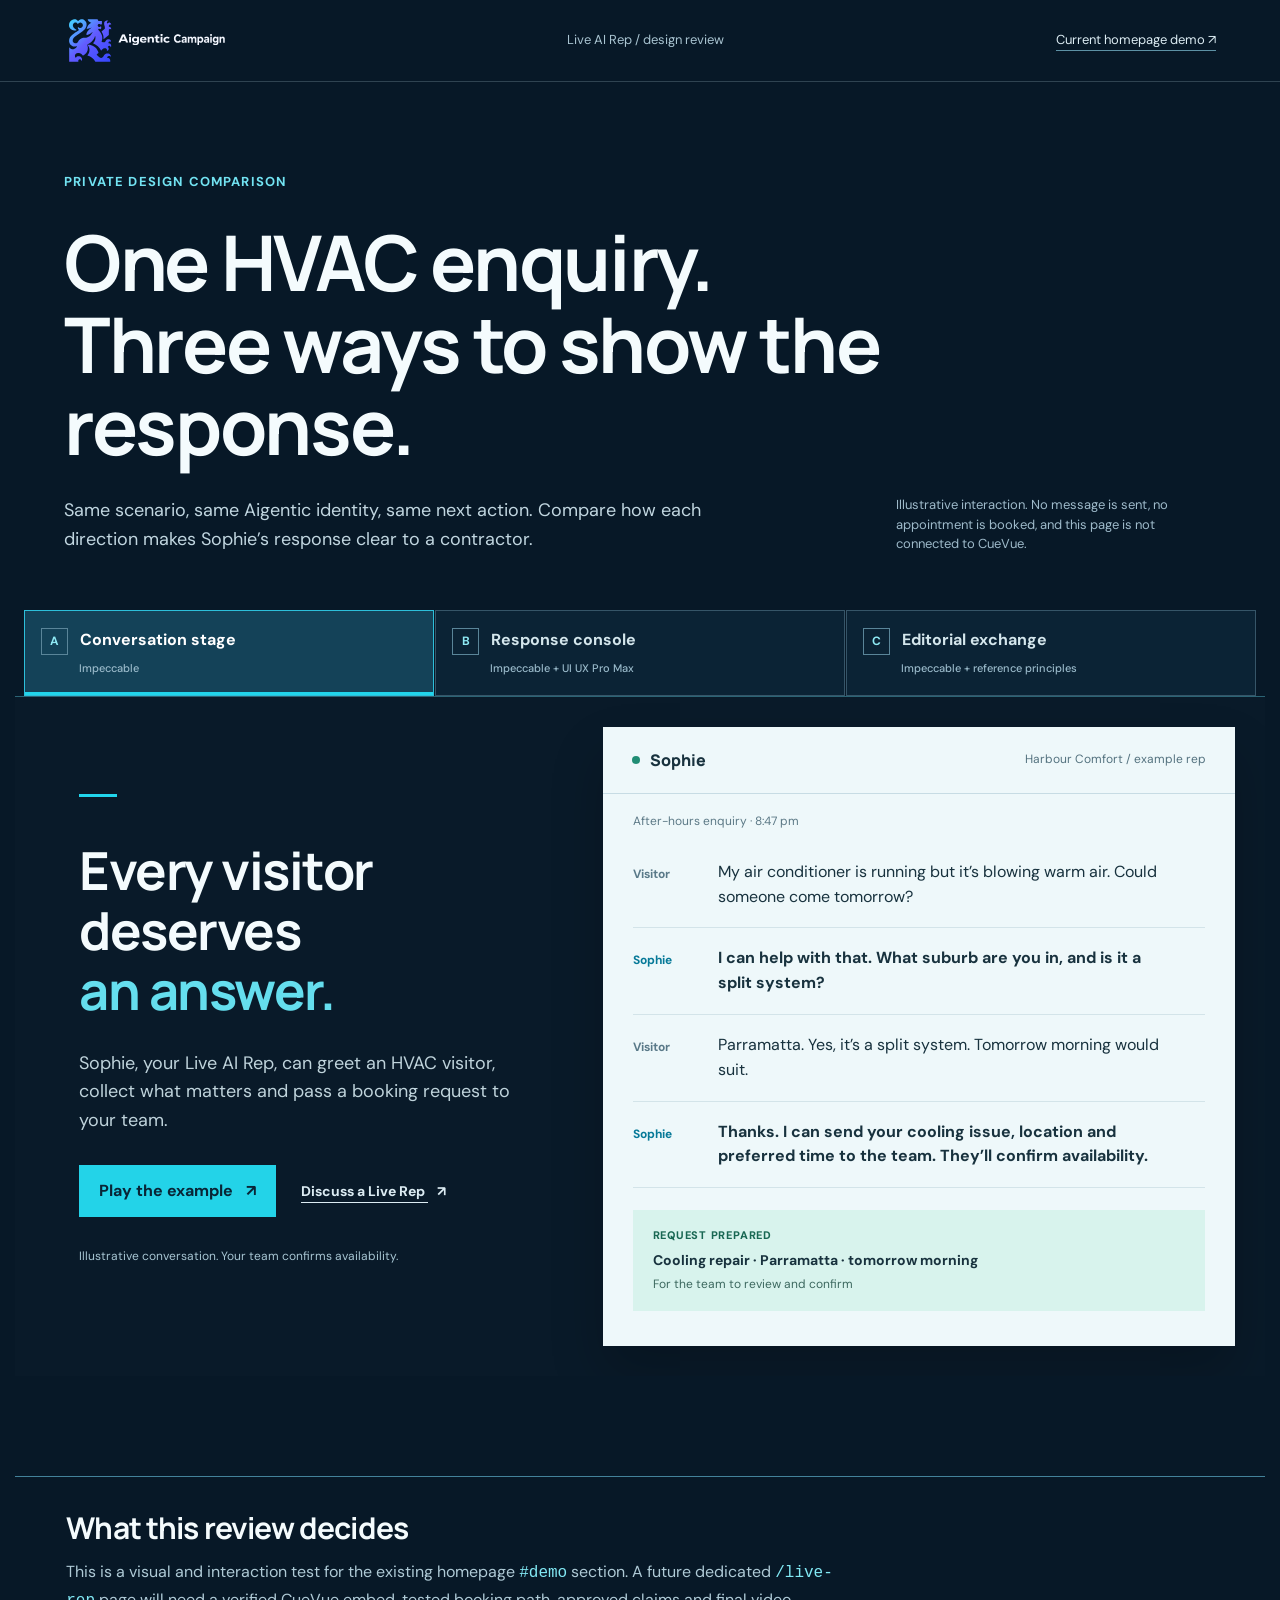
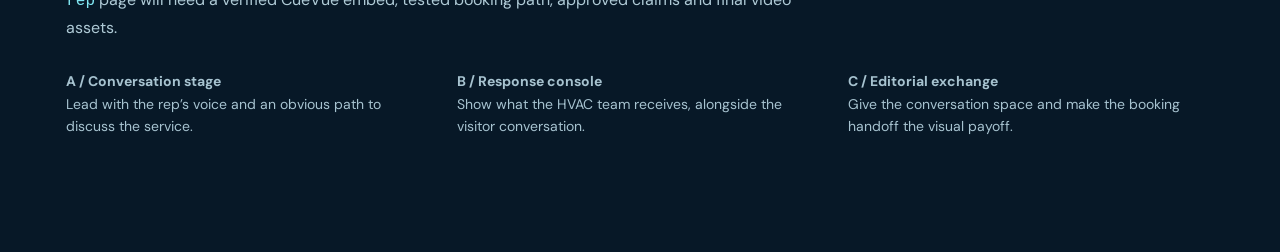
<file: design-review/live-rep/index.html>
<!doctype html>
<html lang="en">
<head>
  <meta charset="utf-8">
  <meta name="viewport" content="width=device-width, initial-scale=1">
  <meta name="robots" content="noindex,nofollow">
  <title>Live AI Rep · Design review · Aigentic Campaign</title>
  <link rel="preconnect" href="https://fonts.googleapis.com">
  <link rel="preconnect" href="https://fonts.gstatic.com" crossorigin>
  <link href="https://fonts.googleapis.com/css2?family=DM+Sans:wght@400;500;600;700&family=Manrope:wght@500;600;700;800&display=swap" rel="stylesheet">
  <link rel="stylesheet" href="../../assets/site.css">
  <link rel="stylesheet" href="review.css">
  <script src="review.js" defer></script>
</head>
<body class="review-page">
  <a class="skip-link" href="#review">Skip to designs</a>
  <header class="review-header">
    <a href="../../index.html" aria-label="Aigentic Campaign home"><img src="../../assets/aigentic-header-dark.svg" alt="Aigentic Campaign" width="170"></a>
    <span>Live AI Rep / design review</span>
    <a href="../../index.html#demo">Current homepage demo <span aria-hidden="true">↗</span></a>
  </header>
  <main id="review">
    <div class="review-intro">
      <p>Private design comparison</p>
      <h1>One HVAC enquiry.<br>Three ways to show the response.</h1>
      <div class="intro-row"><p>Same scenario, same Aigentic identity, same next action. Compare how each direction makes Sophie’s response clear to a contractor.</p><p class="truth-note">Illustrative interaction. No message is sent, no appointment is booked, and this page is not connected to CueVue.</p></div>
    </div>
    <div class="review-switch" role="tablist" aria-label="Choose design direction">
      <button type="button" role="tab" id="tab-a" aria-controls="panel-a" aria-selected="true" tabindex="0" data-panel="a"><span>A</span> Conversation stage <small>Impeccable</small></button>
      <button type="button" role="tab" id="tab-b" aria-controls="panel-b" aria-selected="false" tabindex="-1" data-panel="b"><span>B</span> Response console <small>Impeccable + UI UX Pro Max</small></button>
      <button type="button" role="tab" id="tab-c" aria-controls="panel-c" aria-selected="false" tabindex="-1" data-panel="c"><span>C</span> Editorial exchange <small>Impeccable + reference principles</small></button>
    </div>

    <section class="variant variant-a" id="panel-a" role="tabpanel" aria-labelledby="tab-a" data-variant="a">
      <div class="a-copy"><div class="a-rule"></div><h2>Every visitor deserves<br><em>an answer.</em></h2><p>Sophie, your Live AI Rep, can greet an HVAC visitor, collect what matters and pass a booking request to your team.</p><div class="a-actions"><button type="button" class="replay" data-replay="a">Play the example <span aria-hidden="true">↗</span></button><a href="../../contact/">Discuss a Live Rep <span aria-hidden="true">↗</span></a></div><p class="variant-disclaimer">Illustrative conversation. Your team confirms availability.</p></div>
      <div class="a-scene" aria-label="Illustrative conversation with Sophie">
        <div class="a-top"><span class="a-signal" aria-hidden="true"></span><strong>Sophie</strong><span>Harbour Comfort / example rep</span></div>
        <div class="a-transcript" data-sequence>
          <p class="a-time">After-hours enquiry · 8:47 pm</p>
          <div class="a-line" data-beat="0"><span>Visitor</span><p>My air conditioner is running but it’s blowing warm air. Could someone come tomorrow?</p></div>
          <div class="a-line a-sophie" data-beat="1"><span>Sophie</span><p>I can help with that. What suburb are you in, and is it a split system?</p></div>
          <div class="a-line" data-beat="2"><span>Visitor</span><p>Parramatta. Yes, it’s a split system. Tomorrow morning would suit.</p></div>
          <div class="a-line a-sophie" data-beat="3"><span>Sophie</span><p>Thanks. I can send your cooling issue, location and preferred time to the team. They’ll confirm availability.</p></div>
          <div class="a-outcome" data-beat="4"><span>Request prepared</span><strong>Cooling repair · Parramatta · tomorrow morning</strong><small>For the team to review and confirm</small></div>
        </div>
      </div>
      <p class="sr-only" role="status" data-status></p>
    </section>

    <section class="variant variant-b" id="panel-b" role="tabpanel" aria-labelledby="tab-b" data-variant="b">
      <div class="b-heading"><div><h2>A response path, visible end to end.</h2><p>See how a website conversation can become a useful request for the HVAC team.</p></div><a href="../../contact/">Discuss a Live Rep <span aria-hidden="true">↗</span></a></div>
      <div class="b-workspace" data-sequence>
        <div class="b-meta"><span><i aria-hidden="true"></i> SOPHIE / LIVE REP EXAMPLE</span><span>After-hours enquiry · 8:47 pm</span></div>
        <div class="b-grid"><div class="b-conversation" aria-label="Illustrative conversation"><div data-beat="0"><small>VISITOR</small><p>My air conditioner is blowing warm air. Could someone come tomorrow?</p></div><div data-beat="1"><small>SOPHIE</small><p>I can help. What suburb are you in, and is it a split system?</p></div><div data-beat="2"><small>VISITOR</small><p>Parramatta. Yes, it’s a split system. Tomorrow morning would suit.</p></div><div data-beat="3"><small>SOPHIE</small><p>I can send the details to the team. They’ll confirm availability.</p></div></div>
          <div class="b-handoff" data-beat="4"><span>REQUEST FOR TEAM REVIEW</span><h3>The next step is already clear.</h3><dl><div><dt>Service</dt><dd>Cooling repair</dd></div><div><dt>Location</dt><dd>Parramatta</dd></div><div><dt>Timing</dt><dd>Tomorrow morning preferred</dd></div><div><dt>Status</dt><dd>Availability to be confirmed</dd></div></dl><p>Illustrative handoff, not a booked appointment.</p></div></div>
        <div class="b-foot"><span>Visitor question → service context → booking request</span><button type="button" class="replay" data-replay="b">Replay example <span aria-hidden="true">↗</span></button></div>
      </div>
      <p class="sr-only" role="status" data-status></p>
    </section>

    <section class="variant variant-c" id="panel-c" role="tabpanel" aria-labelledby="tab-c" data-variant="c">
      <div class="c-head"><h2>The conversation<br>is the product.</h2><p>A visitor has a real problem. Sophie helps them take a useful next step.</p></div>
      <div class="c-exchange" data-sequence aria-label="Illustrative conversation">
        <div class="c-line" data-beat="0"><span>Visitor / 8:47 pm</span><p>“My air conditioner is blowing warm air. Could someone come tomorrow?”</p></div>
        <div class="c-line c-rep" data-beat="1"><span>Sophie / Live AI Rep</span><p>“I can help. What suburb are you in, and is it a split system?”</p></div>
        <div class="c-line" data-beat="2"><span>Visitor</span><p>“Parramatta. Yes, it’s a split system. Tomorrow morning would suit.”</p></div>
        <div class="c-line c-rep" data-beat="3"><span>Sophie</span><p>“I’ll send those details to the team. They’ll confirm availability.”</p></div>
        <div class="c-result" data-beat="4"><span>Handoff prepared</span><p>Cooling repair. Parramatta. Tomorrow morning preferred.</p><small>Illustrative request for team confirmation, not a booked job.</small></div>
      </div>
      <div class="c-actions"><button type="button" class="replay" data-replay="c">Watch the exchange again <span aria-hidden="true">↗</span></button><a href="../../contact/">Discuss a Live Rep <span aria-hidden="true">↗</span></a></div>
      <p class="sr-only" role="status" data-status></p>
    </section>

    <aside class="review-notes"><h2>What this review decides</h2><p>This is a visual and interaction test for the existing homepage <code>#demo</code> section. A future dedicated <code>/live-rep</code> page will need a verified CueVue embed, tested booking path, approved claims and final video assets.</p><div><p><strong>A / Conversation stage</strong><br>Lead with the rep’s voice and an obvious path to discuss the service.</p><p><strong>B / Response console</strong><br>Show what the HVAC team receives, alongside the visitor conversation.</p><p><strong>C / Editorial exchange</strong><br>Give the conversation space and make the booking handoff the visual payoff.</p></div></aside>
  </main>
</body>
</html>
</file>
<file: assets/site.css>
:root{--navy:#06111f;--navy-deep:#040d17;--panel:#0e2236;--ink:#102634;--cyan:#10d9f1;--blue:#178cff;--ice:#e9f8fb;--paper:#f4f8fa;--paper-strong:#edf5f7;--muted:#8fa8b9;--line:rgba(139,190,218,.2);--danger:#9d2636;--success:#3ee6a2;--white:#f4fbfd;--ease:cubic-bezier(.16,1,.3,1)}
*{box-sizing:border-box}
html{scroll-behavior:smooth}
body{margin:0;background:var(--navy);color:#dbe9f2;font:400 16px/1.6 "DM Sans",sans-serif;overflow-x:hidden}
body,button,input,select,textarea{font-family:"DM Sans",sans-serif}
a{color:inherit;text-decoration:none}
button{font:inherit}
img,svg{max-width:100%}
main,section,article,form,nav,figure,div{min-width:0}
h1,h2,h3,p,a,button,label,strong,small{overflow-wrap:anywhere}
h1,h2,h3{margin:0;font-family:Manrope,sans-serif;line-height:1.06;color:var(--white)}
h1{font-size:clamp(46px,6.1vw,86px);letter-spacing:-.055em;max-width:850px;text-shadow:0 8px 34px rgba(0,0,0,.52)}
h1 em{font-style:normal;color:var(--cyan)}
h2{font-size:clamp(36px,4vw,60px);letter-spacing:-.045em}
.eyebrow{display:flex;align-items:center;gap:10px;margin:0 0 18px;color:var(--cyan);font:800 12px/1.3 Manrope,sans-serif;letter-spacing:.16em;text-transform:uppercase}
.eyebrow>span{width:28px;height:1px;flex:0 0 auto;background:currentColor;box-shadow:0 0 10px currentColor}
.button{display:inline-flex;align-items:center;justify-content:center;min-height:48px;padding:12px 22px;border:1px solid transparent;border-radius:4px;cursor:pointer;font-weight:700;text-align:center;transition:all .4s var(--ease)}
.button:hover{transform:translateY(-2px)}
.button:disabled{opacity:.62;cursor:not-allowed;box-shadow:none;transform:none}
.button span{margin-left:8px}
.button-primary{background:linear-gradient(100deg,var(--cyan),#20aafa);color:#03111b;box-shadow:0 12px 38px rgba(16,217,241,.18)}
.button-primary span{color:#03111b}
.button-secondary{margin-top:16px;border-color:rgba(16,217,241,.6);background:transparent;color:var(--white)}
.skip-link{position:absolute;left:16px;top:8px;z-index:100;padding:12px 20px;background:var(--ice);color:var(--navy);transform:translateY(-160%);transition:all .4s var(--ease)}
.skip-link:focus{transform:none}
:focus-visible{outline:3px solid #0b819d!important;outline-offset:4px!important}
.hero :focus-visible,.site-header :focus-visible,.jp-services :focus-visible,.demo :focus-visible,.about :focus-visible,.roi-results :focus-visible,.site-footer :focus-visible{outline-color:#64ebff!important}
section[id],article[id]{scroll-margin-top:92px}
.site-header{position:absolute;inset:0 0 auto;z-index:20;display:flex;align-items:center;justify-content:space-between;gap:24px;min-height:82px;padding:0 clamp(24px,5vw,78px);border-bottom:1px solid rgba(255,255,255,.12);transition:all .4s var(--ease)}
.site-header.is-scrolled{position:fixed;background:rgba(4,13,23,.94);border-color:rgba(139,190,218,.24);box-shadow:0 12px 34px rgba(0,0,0,.2);backdrop-filter:blur(14px)}
.brand{display:flex;align-items:center;gap:12px;color:var(--white);font:800 15px/1 Manrope,sans-serif;letter-spacing:.14em}
.brand-logo{display:block;width:clamp(174px,15vw,210px);height:auto}
.site-header nav{display:flex;align-items:center;gap:24px;font-size:14px;font-weight:600}
.site-header nav>a{display:flex;align-items:center;min-height:44px}
.site-header nav>a:not(.nav-cta){color:#c3d0d9;transition:all .4s var(--ease)}
.site-header nav>a:not(.nav-cta):hover{color:var(--white)}
.nav-cta{max-width:none;padding:10px 18px;border:1px solid transparent;border-radius:4px;white-space:nowrap;background:linear-gradient(100deg,var(--cyan),#20aafa);color:#03111b;box-shadow:0 12px 32px rgba(16,217,241,.18);transition:all .4s var(--ease)}
.nav-cta:hover{transform:translateY(-2px);box-shadow:0 16px 38px rgba(16,217,241,.25)}
.nav-cta span{margin-left:8px;color:#03111b}
.menu-toggle{display:none;width:48px;height:48px;border:0;background:transparent;color:var(--white);cursor:pointer}
.menu-toggle span{display:block;width:24px;height:2px;margin:7px auto;background:currentColor;transition:all .4s var(--ease)}
.hero{position:relative;display:flex;align-items:center;min-height:820px;padding:128px clamp(24px,7vw,108px) 92px;overflow:hidden}
.hero-image{position:absolute;inset:0;background:url("hvac-technician-hero.webp") center/cover no-repeat;filter:saturate(.9) brightness(.72)}
.hero-grid{position:absolute;inset:0;background-image:linear-gradient(rgba(20,179,220,.055) 1px,transparent 1px),linear-gradient(90deg,rgba(20,179,220,.055) 1px,transparent 1px);background-size:68px 68px;mask-image:linear-gradient(90deg,#06111f,transparent 72%);opacity:.8}
.hero-content{position:relative;z-index:2;max-width:770px}
.hero-content.reveal.visible{opacity:calc(1 - var(--hero-fade,0));transform:translateY(calc(-60px * var(--hero-fade,0)))}
.hero-content .eyebrow,.hero-copy,.demo-proof,.hero-note{background:rgba(6,17,31,.72);backdrop-filter:blur(5px);border-radius:4px}
.hero-content .eyebrow{width:max-content;max-width:100%;padding:6px 12px}
.hero-title-line{display:block;opacity:0;transform:translateY(24px);animation:rise-in .8s var(--ease) .18s both}
.hero-title-accent{animation-delay:.4s;color:var(--cyan)}
.hero-copy{max-width:660px;margin:27px 0 25px;padding:8px 14px;color:#d0dee6;font-size:19px;line-height:1.65;text-shadow:0 3px 16px rgba(0,0,0,.45)}
.hero-actions{display:flex;align-items:center;gap:30px}
.demo-proof{display:inline-flex;align-items:center;gap:16px;min-height:44px;margin-top:18px;padding:6px 14px;border-bottom:1px solid #397187;color:#8fefff;font-size:14px;font-weight:700}
.hero-note{display:flex;align-items:flex-start;gap:9px;width:max-content;max-width:100%;margin-top:18px;padding:6px 14px;color:#c1d2dc;font-size:13px}
.pulse,.live-dot{display:inline-block;width:7px;height:7px;flex:0 0 auto;margin-top:.55em;border-radius:50%;background:var(--success);box-shadow:0 0 0 5px rgba(62,230,162,.1)}
.signal-card{position:absolute;right:5vw;bottom:56px;z-index:3;width:410px;overflow:hidden;border:1px solid rgba(85,183,222,.3);border-radius:8px;background:rgba(7,22,36,.9);box-shadow:0 22px 70px rgba(0,0,0,.38);backdrop-filter:blur(18px)}
.signal-head{display:flex;align-items:center;justify-content:space-between;gap:12px;min-height:54px;padding:0 17px;border-bottom:1px solid var(--line);font-size:12px;letter-spacing:.08em;text-transform:uppercase}
.signal-head span{display:flex;align-items:center;gap:9px;color:#d9e8f2;font-weight:700}
.signal-head small,.signal-row small{color:#b9cdd9;font-size:12px}
.signal-body{padding:17px}
.signal-row{display:grid;grid-template-columns:32px minmax(0,1fr) auto;gap:10px;align-items:center;opacity:.45;transform:translateY(2px);transition:all .4s var(--ease)}
.signal-row.active{opacity:1;transform:none}
.signal-icon{display:grid;place-items:center;width:30px;height:30px;border:1px solid rgba(16,217,241,.32);color:var(--cyan);font:700 10px Manrope,sans-serif;transition:all .4s var(--ease)}
.signal-row div{display:flex;flex-direction:column;min-width:0}
.signal-row small{letter-spacing:.04em}.signal-row strong{color:#dceaf3;font-size:14px;font-weight:600}
.signal-row>b{color:#74f0c6;font-size:12px;text-transform:uppercase;opacity:0;transform:translateX(8px);transition:all .4s var(--ease)}
.signal-row.active .signal-icon{background:#19d9f2;color:#061723;box-shadow:0 0 20px rgba(25,217,242,.18)}.signal-row.active>b{opacity:1;transform:none}
.signal-line{height:13px;margin-left:15px;border-left:1px solid rgba(25,217,242,.18)}.pipeline-line{position:relative}.pipeline-line i{position:absolute;inset:0 auto 0 -1px;width:1px;background:#19d9f2;transform:scaleY(0);transform-origin:top;transition:all .4s var(--ease)}.pipeline-line.active i{transform:scaleY(1)}
.pipeline-lead{display:block;min-height:1.35em;transition:all .4s var(--ease)}.pipeline-lead.is-changing{opacity:0;transform:translateY(5px)}
.pipeline-footer{padding:0 17px 14px}.pipeline-progress{height:2px;overflow:hidden;background:rgba(133,178,199,.18)}.pipeline-progress i{display:block;width:100%;height:100%;background:linear-gradient(90deg,#19d9f2,#45edb5);box-shadow:0 0 12px rgba(69,237,181,.45);transform:scaleX(0);transform-origin:left;transition:all .4s var(--ease)}.pipeline-footer p{min-height:18px;margin:9px 0 0;color:#b9cdd9;font-size:12px;line-height:1.4;letter-spacing:.04em;text-transform:uppercase}
.leak-strip{display:flex;align-items:center;justify-content:center;gap:24px;min-height:96px;padding:22px 5vw;border-top:1px solid var(--line);border-bottom:1px solid var(--line);background:#071522}.leak-strip p{margin:0;color:#afc4d1;font:700 12px/1.4 Manrope,sans-serif;letter-spacing:.12em}.leak-strip div{display:flex;align-items:center;flex-wrap:wrap;gap:22px;color:#b9cbd7;font-weight:600}.leak-strip i{width:4px;height:4px;border-radius:50%;background:var(--cyan)}
.section{padding:90px clamp(24px,7vw,108px)}.section-heading{max-width:735px;margin-bottom:58px}.section-heading>p:last-child{max-width:660px;margin:22px 0 0;color:#455f6e;font-size:18px}.system{background:var(--paper);color:var(--ink)}.system h2{color:var(--ink)}.system .eyebrow,.calculator .eyebrow,.faq .eyebrow{color:#0b7895}.system .eyebrow>span,.calculator .eyebrow>span,.faq .eyebrow>span{box-shadow:none}
.journey-comparison{overflow:hidden;border:1px solid #d8e4e9;border-radius:12px;background:var(--white);box-shadow:0 22px 80px rgba(10,44,64,.08)}.journey-event{display:grid;grid-template-columns:48px 1fr auto;align-items:center;gap:16px;min-height:92px;padding:20px 30px;border-bottom:1px solid #dce7eb;background:linear-gradient(90deg,#f8fcfd,#eef9fb 52%,#f8fcfd)}.journey-event-icon{display:grid;place-items:center;width:44px;height:44px;border-radius:50%;background:#072136;color:var(--cyan);box-shadow:0 8px 24px rgba(7,33,54,.16)}.journey-event-icon svg{width:21px;height:21px;fill:currentColor}.journey-event div{display:flex;flex-direction:column}.journey-event small,.journey-lane small{color:#536c7c;font:800 12px/1.4 Manrope,sans-serif;letter-spacing:.05em}.journey-event strong{margin-top:3px;color:var(--ink);font:700 17px/1.35 Manrope,sans-serif}.journey-event-status{display:flex;align-items:center;gap:8px;padding:8px 12px;border:1px solid #d5e5ea;border-radius:999px;background:var(--white);color:#4f6979;font:700 12px Manrope,sans-serif}.journey-event-status i{width:7px;height:7px;border-radius:50%;background:var(--cyan);box-shadow:0 0 0 4px rgba(16,217,241,.12)}
.journey-grid{display:grid;grid-template-columns:minmax(0,1fr) 66px minmax(0,1fr);padding:34px}.journey-lane{overflow:hidden;border:1px solid #dce7eb;border-radius:9px;background:#fbfdfe}.journey-lane header{display:flex;align-items:center;justify-content:space-between;gap:15px;min-height:64px;padding:12px 20px;border-bottom:1px solid #dce7eb;font:800 12px/1.4 Manrope,sans-serif;letter-spacing:.08em;color:#385365}.journey-lane header small{color:#536c7c;font-size:12px}.journey-lane ol{margin:0;padding:0;list-style:none}.journey-step{position:relative;display:grid;grid-template-columns:38px minmax(0,1fr) auto;align-items:center;gap:15px;min-height:94px;padding:16px 20px;border-bottom:1px solid #e2ebee;opacity:0;transform:translateY(10px)}.journey-step:last-child{border-bottom:0}.journey-step>span{display:grid;place-items:center;width:34px;height:34px;border:1px solid #c7d9e0;border-radius:4px;background:var(--white);color:#547080;font:800 11px Manrope,sans-serif}.journey-step div{display:flex;flex-direction:column;min-width:0}.journey-step strong{margin-top:4px;color:#132737;font:700 15px/1.38 Manrope,sans-serif}.journey-step>b{padding:6px 9px;border-radius:999px;font:800 12px Manrope,sans-serif;letter-spacing:.12em}.journey-step:not(:last-child):after{content:"";position:absolute;left:36px;bottom:-10px;z-index:2;width:1px;height:19px;background:#cddde3}.journey-without header{border-top:3px solid #98aab5}.journey-without .journey-outcome{background:#fff6f4}.journey-without .journey-outcome>span{border-color:#ffc7bf;color:#e45d50}.journey-without .journey-outcome small{color:#a03931}.journey-without .journey-outcome>b{background:#ffe1dc;color:#c84f45}.journey-with header{border-top:3px solid var(--cyan);color:#087d9b}.journey-with .journey-step>span{border-color:#8cdcea;background:#f2fcfd;color:#078aa8}.journey-with .journey-step:not(:last-child):after{background:#85d8e6}.journey-with .journey-outcome{background:#f1fcf8}.journey-with .journey-outcome>span{border-color:#86dfbd;background:#f4fdf9;color:#0b9d6a}.journey-with .journey-outcome small{color:#126346}.journey-with .journey-outcome>b{background:#d9f7eb;color:#087e58}.journey-divider{position:relative;display:grid;place-items:center}.journey-divider:before{content:"";position:absolute;width:1px;height:calc(100% - 38px);background:#dce7eb}.journey-divider span{position:relative;z-index:1;display:grid;place-items:center;width:34px;height:34px;border:1px solid #d3e2e7;border-radius:50%;background:var(--white);color:#78909e;font:800 10px Manrope,sans-serif}.journey-note{margin:0;padding:16px 30px;border-top:1px solid #e1eaee;background:#fbfdfe;color:#526977;font-size:13px;text-align:center}.journey-comparison.is-running .journey-step{animation:rise-in .48s var(--ease) forwards}.journey-comparison.is-running .journey-lane li:nth-child(1){animation-delay:.15s}.journey-comparison.is-running .journey-lane li:nth-child(2){animation-delay:.55s}.journey-comparison.is-running .journey-lane li:nth-child(3){animation-delay:.95s}.journey-comparison.is-running .journey-lane li:nth-child(4){animation-delay:1.35s}
.calculator{display:grid;grid-template-columns:minmax(0,1fr);gap:40px;position:relative;overflow:visible;padding-top:50px;background:#eef5f7;color:var(--ink)}.calculator-intro{display:grid;grid-template-columns:minmax(0,1fr) minmax(0,1fr);gap:20px 64px;max-width:none}.calculator-intro h2{grid-column:1;grid-row:1/3;max-width:18ch;color:var(--ink);font-size:clamp(34px,3.5vw,50px)}.calculator-intro>p{grid-column:2;margin:0;max-width:34rem;color:#455f6e;font-size:17px;line-height:1.72}.calculator-purpose{grid-column:2;border-top:1px solid #cbdde4}.calculator-purpose>div{display:grid;grid-template-columns:30px 1fr;gap:13px;align-items:start;padding:16px 0;border-bottom:1px solid #cbdde4}.calculator-purpose>div>span{display:grid;place-items:center;width:28px;height:28px;border:1px solid #9dcdd8;color:#087f9e;font:800 11px Manrope,sans-serif}.calculator-purpose p{display:flex;flex-direction:column;gap:3px;margin:0}.calculator-purpose strong{color:#102634;font:700 14px Manrope,sans-serif}.calculator-purpose small{color:#4b6473;font-size:14px;line-height:1.45}.model-note{grid-column:1/-1;display:grid;grid-template-columns:28px 1fr;gap:12px;margin:0;padding:16px;border:1px solid #cfdee4;border-radius:6px;background:#f8fbfc}.model-note>span{display:grid;place-items:center;width:24px;height:24px;border-radius:50%;background:#d7f6fa;color:#087d9b;font-weight:800}.model-note p{margin:0;color:#4b6473;font-size:14px;line-height:1.55}
.roi-shell{display:grid;grid-template-columns:minmax(0,1.05fr) minmax(0,1fr);width:100%;border:1px solid #d2e1e7;border-radius:12px;background:var(--white);box-shadow:0 24px 80px rgba(7,42,61,.11);overflow:hidden}.roi-inputs,.roi-results{min-width:0;padding:32px}.roi-inputs{display:flex;flex-direction:column}.model-mode{display:flex;align-items:center;justify-content:space-between;gap:14px;margin:-4px 0 28px;padding-bottom:18px;border-bottom:1px solid #dce8ec}.model-mode>span{display:inline-flex;align-items:center;min-height:30px;padding:6px 11px;border-radius:999px;background:#e5f8fb;color:#12627a;font:800 12px Manrope,sans-serif;letter-spacing:.025em;text-transform:uppercase}.model-mode>button{min-height:44px;padding:0 4px;border:0;background:transparent;color:#0b6f8a;cursor:pointer;font:700 14px Manrope,sans-serif;text-decoration:underline;text-underline-offset:4px;transition:all .4s var(--ease)}.input-group-title{display:flex;align-items:center;gap:12px;margin-bottom:25px}.input-group-title>span{display:grid;place-items:center;width:35px;height:35px;border:1px solid #9fdde9;color:#087d9b;font:800 11px Manrope,sans-serif}.input-group-title>div{display:flex;flex-direction:column}.input-group-title strong{color:#102634;font:700 16px Manrope,sans-serif}.input-group-title small{color:#4b6473;font-size:14px}.field-grid{display:grid;grid-template-columns:1fr 1fr;gap:18px 16px}.field-grid label{position:relative;color:#354f5f;font-size:14px;font-weight:700}.field-label{display:flex;flex-direction:column;gap:2px;min-height:46px;color:#354f5f;font-size:14px}.field-label small{color:#4b6473;font-size:14px;font-weight:500;line-height:1.35}.field-grid input,.field-grid select{width:100%;height:51px;margin-top:6px;padding:0 38px 0 13px;border:1px solid #c7d9df;border-radius:4px;outline:none;background:#f7fafb;color:#0b2433;font:700 16px Manrope,sans-serif;transition:all .4s var(--ease)}.field-grid select{padding:0 12px;font-size:14px}.field-grid input:hover,.field-grid select:hover{border-color:#a9c6cf;background:var(--white)}.field-grid input:focus,.field-grid select:focus{border-color:#0ca9c7;box-shadow:0 0 0 3px rgba(16,217,241,.12)}.field-grid label:has(.prefix) input{padding-left:29px}.field-grid .suffix,.field-grid .prefix{position:absolute;bottom:14px;color:#526f7e;font-weight:700}.field-grid .suffix{right:13px}.field-grid .prefix{left:13px}.assumptions{margin-top:24px;border-top:1px solid #dce7eb}.assumptions summary{display:flex;align-items:center;justify-content:space-between;gap:15px;min-height:58px;padding:10px 0;border:0;cursor:pointer;list-style:none}.assumptions summary::-webkit-details-marker,.method summary::-webkit-details-marker,.faq-list summary::-webkit-details-marker{display:none}.assumptions summary>span{display:flex;flex-direction:column}.assumptions summary strong{color:#102634;font-size:14px}.assumptions summary small{color:#4b6473;font-size:14px}.assumptions summary>b{color:#0b91b4;font-size:22px;transition:all .4s var(--ease)}.assumptions[open] summary>b{transform:rotate(45deg)}.assumptions-grid{padding-top:18px}.number-source-guide{margin-top:auto;padding-top:28px}.number-source-guide>div{display:flex;align-items:baseline;justify-content:space-between;gap:12px;margin-bottom:12px}.number-source-guide strong{color:#2b4655;font:700 14px Manrope,sans-serif}.number-source-guide small{color:#4b6473;font-size:14px}.number-source-guide ul{display:grid;grid-template-columns:1fr;gap:8px;margin:0;padding:0;list-style:none}.number-source-guide li{display:flex;gap:12px;min-height:0;padding:11px;border-top:1px solid #b9d3da;background:#f6fafb;color:#4b6473;font-size:14px;line-height:1.4}.number-source-guide li span{color:#087f9e;font:800 11px Manrope,sans-serif;letter-spacing:.08em;text-transform:uppercase}
.roi-results{position:relative;display:flex;flex-direction:column;overflow:clip;background:linear-gradient(155deg,#081b2d,#0b273d);color:var(--white)}.roi-results>*{position:relative;z-index:1}.results-head{display:flex;align-items:center;justify-content:space-between;flex-wrap:wrap;gap:10px;padding-bottom:20px;border-bottom:1px solid var(--line)}.results-head small{color:var(--cyan);font-size:12px;font-weight:800;letter-spacing:.12em}.results-head span{max-width:15rem;color:#b8cbd6;font-size:14px;text-align:left}.diagnostic-lead{padding:24px 0 10px}.diagnostic-lead>small,.revenue-result small{color:#b8cbd6;font-size:14px}.diagnostic-lead>strong{display:flex;align-items:baseline;gap:8px;margin-top:4px;color:var(--white);font:800 clamp(42px,4vw,62px)/1 Manrope,sans-serif;letter-spacing:-.04em;font-variant-numeric:tabular-nums}.diagnostic-lead>strong em{color:var(--cyan);font:700 19px Manrope,sans-serif;letter-spacing:-.02em}.diagnostic-lead p{margin:8px 0 0;color:#b8cbd6;font-size:14px}.revenue-result{padding:14px 0 22px}.revenue-result small{display:block}.revenue-result strong{display:block;margin:5px 0;color:var(--cyan);font:800 clamp(28px,3.5vw,48px)/1.15 Manrope,sans-serif;letter-spacing:-.05em;font-variant-numeric:tabular-nums}.revenue-result p{max-width:36ch;margin:0;color:#b8cbd6;font-size:14px;line-height:1.5}.recovery-path{position:relative;display:grid;grid-template-columns:1fr 24px 1fr 24px 1fr;margin:0 0 18px;border-top:1px solid rgba(132,181,202,.25);border-bottom:1px solid rgba(132,181,202,.25);overflow:hidden}.recovery-path>div{display:flex;flex-direction:column;gap:4px;padding:15px 4px}.recovery-path>div>span{color:#abc1d0;font:800 12px Manrope,sans-serif;letter-spacing:.08em}.recovery-path strong{color:#eaf8ff;font:700 19px Manrope,sans-serif;font-variant-numeric:tabular-nums}.recovery-path small{color:#b8cbd6;font-size:14px;line-height:1.35}.recovery-path>i{position:relative}.recovery-path>i:before{content:"";position:absolute;left:3px;right:3px;top:50%;height:1px;background:rgba(16,217,241,.35)}.recovery-path>i:after{content:"";position:absolute;right:2px;top:calc(50% - 2px);width:4px;height:4px;border-top:1px solid var(--cyan);border-right:1px solid var(--cyan);transform:rotate(45deg)}.diagnostic-recommendation{padding:16px 17px;border:1px solid rgba(66,232,186,.22);border-radius:12px;background:rgba(25,102,96,.16)}.diagnostic-recommendation small{display:block;color:#83f0cf;font:800 12px Manrope,sans-serif;letter-spacing:.12em}.diagnostic-recommendation strong{display:block;margin:6px 0 3px;color:#effffb;font:700 15px Manrope,sans-serif}.diagnostic-recommendation p{margin:0;color:#b7d7d2;font-size:14px;line-height:1.45}.commercial-summary,.roi-multiple{display:flex;align-items:center;justify-content:space-between;gap:15px;border-bottom:1px solid var(--line)}.commercial-summary{margin-top:18px;padding:13px 0}.commercial-summary span,.roi-multiple span{color:#b8cbd6;font-size:14px}.commercial-summary strong,.roi-multiple strong{color:#e1f0f7;font:700 16px Manrope,sans-serif;font-variant-numeric:tabular-nums}.roi-multiple{margin:0 0 12px;padding:13px 0;border-top:0}.method{margin:0 0 17px;padding-bottom:15px;border-bottom:1px solid var(--line)}.method summary{display:flex;align-items:center;min-height:44px;cursor:pointer;color:#b8cbd6;font-size:14px;text-decoration:underline;text-underline-offset:4px}.method p{margin:9px 0 0;color:#b8cbd6;font-size:14px;line-height:1.55}.roi-results .button{width:100%;min-height:58px;margin-top:auto;font-size:16px}.brief-explainer{max-width:40ch;margin:10px auto 0;color:#b8cbd6;font-size:14px;line-height:1.45;text-align:center}.result-link{margin-top:13px;color:#c7dbe4;font-size:14px;line-height:1.45;text-align:center;text-decoration:underline;text-underline-offset:4px}.copy-status{min-height:20px;margin:8px 0 0;color:#b8cbd6;font-size:14px;text-align:center}.field-error{color:var(--danger);font-size:14px;line-height:1.5}.field-error:empty{display:none}[aria-invalid=true]{border-color:#b02c43!important;box-shadow:0 0 0 1px #b02c43!important}#brief-fallback{display:block;color:#c8dde8;font-size:14px}textarea{width:100%;padding:12px;border:1px solid #839eae;border-radius:4px;resize:vertical;background:#f4f9fb;color:#102634;font:inherit}
.jp-services{position:relative;overflow:clip;padding:90px clamp(20px,5vw,72px) 110px;background:radial-gradient(ellipse at 50% 102%,rgba(16,217,241,.25),transparent 31%),radial-gradient(circle at 16% 24%,rgba(23,140,255,.14),transparent 28%),linear-gradient(145deg,#06111f,#09192a 58%,#071421);color:var(--white)}.jp-services:before{content:"";position:absolute;inset:0;pointer-events:none;background-image:linear-gradient(rgba(20,179,220,.04) 1px,transparent 1px),linear-gradient(90deg,rgba(20,179,220,.04) 1px,transparent 1px);background-size:72px 72px;mask-image:linear-gradient(to bottom,#06111f,transparent 82%)}.jp-services-inner{position:relative;z-index:1;max-width:1380px;margin:0 auto}.jp-section-heading{max-width:940px;margin:0 auto 52px;text-align:center}.jp-kicker{display:inline-flex;align-items:center;gap:10px;margin:0 0 20px;color:var(--cyan);font:800 12px Manrope,sans-serif;letter-spacing:.17em}.jp-kicker:before,.jp-kicker:after{content:"";width:28px;height:1px;background:var(--cyan);box-shadow:0 0 10px rgba(16,217,241,.65)}.jp-section-heading h2{font:700 clamp(38px,4.8vw,66px)/1.08 Manrope,sans-serif;letter-spacing:-.045em}.jp-section-heading h2 em{font-style:normal;color:var(--cyan)}.jp-section-heading>p:last-child{max-width:720px;margin:22px auto 0;color:#b4c8d5;font-size:17px;line-height:1.65}.jp-card-grid{display:grid;grid-template-columns:repeat(6,minmax(0,1fr));gap:20px}.jp-service-card{position:relative;display:flex;grid-column:span 2;flex-direction:column;height:clamp(300px,23vw,350px);overflow:hidden;border:1px solid rgba(112,177,209,.24);border-radius:22px;background:rgba(7,18,31,.86);box-shadow:0 24px 62px rgba(0,0,0,.22);transition:all .4s var(--ease)}.jp-service-card.support-service{grid-column:span 3;height:clamp(250px,18vw,295px);background:#071522}.jp-service-card.recovery-priority{border-color:#32748b}.jp-service-card:hover,.jp-service-card:focus-within{transform:translateY(-6px);border-color:rgba(16,217,241,.65);box-shadow:0 28px 78px rgba(0,0,0,.33),0 0 35px rgba(16,217,241,.08)}.jp-card-art{position:absolute;inset:0 0 auto;z-index:1;height:58%;overflow:hidden;opacity:.56;transform:translateY(-27%);background:radial-gradient(circle at 50% 20%,rgba(16,217,241,.25),transparent 36%),linear-gradient(180deg,rgba(23,140,255,.13),transparent 85%);transition:all .4s var(--ease)}.jp-card-art:after{content:"";position:absolute;inset:0;background:linear-gradient(to bottom,transparent 20%,rgba(7,18,31,.38) 65%,#07121f 100%)}.jp-card-art i{position:absolute;top:-25%;width:1px;height:120%;background:linear-gradient(to bottom,transparent,var(--cyan),transparent);filter:drop-shadow(0 0 8px var(--cyan));transform:rotate(28deg)}.jp-card-art i:nth-child(1){left:28%}.jp-card-art i:nth-child(2){left:51%;opacity:.55}.jp-card-art i:nth-child(3){left:73%;opacity:.32}.jp-service-card:hover .jp-card-art,.jp-service-card:focus-within .jp-card-art{transform:none;opacity:1}.jp-card-content{position:relative;z-index:2;display:flex;flex-direction:column;height:100%;padding:24px}.jp-service-badge{display:flex;align-items:flex-start;gap:10px;width:auto;max-width:100%;color:#dfeef5;font:600 15px/1.5 Manrope,sans-serif}.service-order{flex:0 0 auto;color:var(--cyan);font:800 13px/1.7 Manrope,sans-serif}.jp-card-spacer.jp-card-signal{position:relative;flex:0 0 76px;min-height:76px;margin:22px 0 18px;padding:13px 14px;overflow:hidden;border:1px solid rgba(92,172,205,.22);border-radius:13px;background:linear-gradient(135deg,rgba(13,40,58,.68),rgba(7,25,40,.34));box-shadow:inset 0 1px rgba(255,255,255,.025);color:#dcecf4;font:600 12px/1.25 Manrope,sans-serif}.jp-card-signal:after{content:"";position:absolute;inset:auto 8% 0;height:1px;background:linear-gradient(90deg,transparent,rgba(16,217,241,.65),transparent);box-shadow:0 0 12px rgba(16,217,241,.42)}.jp-card-bottom{display:flex;flex-direction:column;gap:12px;margin-top:auto}.jp-card-copy{display:flex;flex-direction:column;gap:12px;transition:all .4s var(--ease)}.jp-service-card:hover .jp-card-copy,.jp-service-card:focus-within .jp-card-copy{transform:translateY(-5px)}.jp-card-copy h3{color:var(--white);font:600 clamp(18px,1.55vw,23px)/1.3 Manrope,sans-serif;letter-spacing:-.025em}.jp-card-copy ul{display:flex;flex-direction:column;gap:7px;margin:0;padding:0;list-style:none}.jp-card-copy li{position:relative;padding-left:23px;color:#b4cbd9;font-size:15px;line-height:1.45}.jp-card-copy li:before{content:"";position:absolute;left:1px;top:.48em;width:9px;height:9px;border:2px solid var(--cyan);border-radius:50%;box-shadow:0 0 8px rgba(16,217,241,.5)}.signal-reactivation{display:flex;flex-direction:column;justify-content:center;gap:11px}.signal-reactivation>span{display:flex;align-items:center;gap:7px;color:#a9c0cd}.signal-reactivation>span i{width:7px;height:7px;border-radius:50%;background:#627b8b}.signal-reactivation>div{display:flex;align-items:center;gap:9px}.signal-reactivation b,.signal-reactivation strong{padding:5px 8px;border-radius:5px;font-size:10px;letter-spacing:.08em}.signal-reactivation b{background:rgba(114,141,156,.1);color:#b9cdd9}.signal-reactivation strong{background:rgba(69,237,181,.1);color:#45edb5}.signal-reactivation em{color:var(--cyan);font-style:normal}.signal-booking{display:flex;gap:8px}.signal-booking>span,.signal-booking>strong{min-width:0;flex:1;font-size:12px}.signal-booking small{display:block;color:#b9cdd9;font-size:12px}.signal-nurturing{display:grid;grid-template-columns:1fr auto;align-content:center;gap:8px}.signal-nurturing>span{width:max-content;padding:6px 9px;border-radius:8px 8px 8px 2px;background:rgba(23,140,255,.16);color:#bfe6f5}.signal-nurturing>i{align-self:center;color:#45edb5;font:500 10px Manrope,sans-serif;font-style:normal}.signal-nurturing>div{display:flex;grid-column:1/-1;flex-direction:column;gap:4px;padding-top:7px;border-top:1px solid rgba(105,165,192,.12)}.signal-reputation{display:grid;grid-template-columns:auto 1fr auto;align-items:center;gap:11px}.signal-reputation>span{color:var(--white);font-size:20px}.signal-reputation>div{display:flex;flex-direction:column;gap:4px}.signal-reputation b{color:#23dcb8;letter-spacing:.07em}.signal-reputation small{color:#b9cdd9;font-size:12px}.signal-reputation>i{padding:5px 7px;border-radius:99px;background:rgba(35,220,184,.1);color:#45edb5;font-style:normal}.signal-acquisition{display:flex;align-items:center;gap:13px}.signal-acquisition>span{position:relative;display:block;width:46px;height:46px;border:1px solid rgba(16,217,241,.22);border-radius:50%}.signal-acquisition>span:before,.signal-acquisition>span:after{content:"";position:absolute;inset:7px;border:1px solid rgba(16,217,241,.2);border-radius:50%}.signal-acquisition>span:after{inset:15px;background:var(--cyan);box-shadow:0 0 13px rgba(16,217,241,.8)}.signal-acquisition>span i{position:absolute;width:4px;height:4px;border-radius:50%;background:#5f8598}.signal-acquisition>span i:nth-child(1){top:3px;right:4px}.signal-acquisition>span i:nth-child(2){bottom:5px;left:1px}.signal-acquisition>span i:nth-child(3){right:8px;bottom:3px}.signal-acquisition>div{display:flex;flex-direction:column;gap:4px}.signal-acquisition b{color:#dcecf4;font-size:10px;letter-spacing:.1em}.signal-acquisition small{color:#b9cdd9;font-size:12px}.jp-services-cta{position:relative;z-index:2;display:flex;justify-content:center;margin-top:38px}.jp-services-cta .button{min-width:285px;box-shadow:0 16px 42px rgba(16,217,241,.2)}
.demo{position:relative;display:grid;grid-template-columns:minmax(0,1fr) minmax(0,440px);align-items:center;gap:6vw;background:linear-gradient(145deg,#071727,#0b2033)}.demo:before{content:"";position:absolute;inset:0;background:radial-gradient(circle at 78% 48%,rgba(16,217,241,.1),transparent 31%)}.demo-copy,.phone{position:relative;z-index:1}.demo-copy>p:not(.eyebrow):not(.disclaimer){max-width:650px;color:#b4c8d5;font-size:18px}.demo-stages{margin:20px 0;padding-left:24px;color:#b8cfdd;font-size:16px}.demo-stages li{padding:4px 0}.demo-stages li.active{color:#64ebff;font-weight:700}#demo-status{min-height:3em;color:#b8cbd6;font-size:14px}.disclaimer{color:#b8cbd6;font-size:14px}.phone{height:auto;min-height:0;overflow:hidden;border:7px solid #19364c;border-radius:28px;background:#f1f6f8;color:var(--ink);box-shadow:0 30px 100px #020b12}.phone-head{display:grid;grid-template-columns:40px 1fr auto;align-items:center;gap:10px;min-height:76px;padding:0 18px;border-bottom:1px solid #dbe6ea;background:var(--white)}.avatar{display:grid;place-items:center;width:38px;height:38px;border-radius:50%;background:linear-gradient(145deg,var(--cyan),var(--blue));color:#03111b;font:800 16px Manrope,sans-serif}.phone-head>div:nth-child(2){display:flex;flex-direction:column}.phone-head strong{font-size:14px}.phone-head small{color:#506b7a;font-size:13px}.phone-head small i{display:inline-block;width:6px;height:6px;margin-right:5px;border-radius:50%;background:var(--success)}.messages{height:auto;padding:20px;overflow:visible}.message{max-width:94%;margin-bottom:13px;padding:12px 14px;border-radius:12px;color:var(--ink);font-size:14px;line-height:1.45;opacity:0;transform:translateY(9px);transition:all .4s var(--ease)}.message.show,.booking-chip.show{opacity:1;transform:none}.message small{display:block;margin-bottom:6px;font-size:12px;line-height:1.5;font-weight:700}.message.inbound{border:1px solid #d8e4e8;border-bottom-left-radius:3px;background:var(--white)}.message.outbound{margin-left:auto;border-bottom-right-radius:3px;background:#086d88;color:#f2fbff}.booking-chip{display:flex;align-items:center;gap:10px;padding:11px;border:1px solid #a8eacf;border-radius:8px;background:#dff9ef;opacity:0;transform:translateY(9px);transition:all .4s var(--ease)}.booking-chip>span{display:grid;place-items:center;width:28px;height:28px;border-radius:50%;background:#11b77d;color:var(--white)}.booking-chip div{display:flex;flex-direction:column}.booking-chip small{color:#25634f;font-size:12px}.booking-chip strong{color:#102634;font-size:14px}.demo.running [data-stage]:not(.show){opacity:.18;transform:translateY(6px)}.phone-input{display:flex;align-items:center;min-height:54px;padding:0 18px;border-top:1px solid #dbe6ea;background:var(--white);color:#526b79;font-size:13px}
.about{position:relative;overflow:clip;padding-top:60px;background:radial-gradient(circle at 15% 42%,rgba(16,217,241,.08),transparent 30%),linear-gradient(145deg,#06111f,#071827 58%,#06111f)}.about:before{content:"";position:absolute;inset:0;pointer-events:none;background-image:linear-gradient(rgba(20,179,220,.035) 1px,transparent 1px),linear-gradient(90deg,rgba(20,179,220,.035) 1px,transparent 1px);background-size:68px 68px;mask-image:linear-gradient(90deg,#06111f,transparent 72%)}.about-panel{position:relative;z-index:1;display:grid;grid-template-columns:minmax(0,340px) minmax(0,1fr);align-items:center;gap:clamp(24px,5vw,70px);padding:30px;border:1px solid rgba(85,183,222,.22);border-radius:14px;background:rgba(6,20,33,.72)}.founder-portrait{position:relative;width:100%;max-width:340px;aspect-ratio:4/4.6;margin:0;overflow:hidden;border:1px solid rgba(16,217,241,.38);border-radius:11px;background:#081a2b;box-shadow:0 24px 70px rgba(0,0,0,.38),0 0 45px rgba(16,217,241,.07)}.founder-portrait:after{content:"";position:absolute;inset:0;pointer-events:none;background:linear-gradient(180deg,transparent 62%,rgba(3,13,23,.94))}.founder-portrait img{display:block;width:100%;height:100%;object-fit:cover;object-position:50% 18%}.founder-portrait figcaption{position:absolute;right:0;bottom:0;left:0;z-index:1;display:flex;flex-direction:column;padding:24px}.founder-portrait figcaption strong{color:var(--white);font:700 20px/1.25 Manrope,sans-serif}.founder-portrait figcaption span{margin-top:4px;color:#bfd0dd;font-size:13px}.about-copy h2{max-width:820px;font-size:clamp(30px,3.2vw,46px)}.about-copy>p:not(.eyebrow){max-width:70ch;margin:18px 0 0;color:#b3c7d4;font-size:16px;line-height:1.65}.founder-points{display:flex;flex-wrap:wrap;gap:14px;margin:22px 0 0;padding:18px 0 0;border-top:1px solid var(--line);list-style:none}.founder-points li{position:relative;padding-left:16px;color:#c7d6df;font-size:14px}.founder-points li:before{content:"";position:absolute;top:.55em;left:0;width:7px;height:7px;border-radius:50%;background:var(--cyan);box-shadow:0 0 12px rgba(16,217,241,.65)}.about-cta{margin-top:26px}
.faq{display:grid;grid-template-columns:.78fr 1.22fr;gap:9vw;background:var(--paper);color:var(--ink)}.faq h2{color:var(--ink)}.faq .section-heading{margin:0}.faq-list{border-top:1px solid #ccdde4}.faq-list details{border-bottom:1px solid #ccdde4}.faq-list summary{display:flex;align-items:center;justify-content:space-between;gap:20px;min-height:48px;padding:20px 0;cursor:pointer;list-style:none;color:#102634;font:700 16px/1.4 Manrope,sans-serif}.faq-list summary span{color:#0b91b4;font-size:22px;transition:all .4s var(--ease)}.faq-list details[open] summary span{transform:rotate(45deg)}.faq-list p{max-width:65ch;margin:-3px 40px 22px 0;color:#455f6e;font-size:16px;line-height:1.6}
.book{background:var(--paper-strong);color:var(--ink)}.book-panel{display:grid;grid-template-columns:minmax(0,1.15fr) minmax(0,1fr);gap:40px;padding:40px;border-radius:12px;background:#081a2b;color:var(--white);box-shadow:0 30px 100px rgba(5,30,46,.18)}.book-copy>p:not(.eyebrow){max-width:70ch;color:#bdcfda;font-size:16px}.book-copy ul{margin:22px 0 0;padding:0;border-top:1px solid var(--line);list-style:none}.book-copy li{padding:11px 0;border-bottom:1px solid var(--line);color:#c1d0d9;font-size:15px}.book-copy li:before{content:"↗";margin-right:9px;color:#08a6c7;font-weight:700}.audit-card{display:flex;flex-direction:column;justify-content:center;padding:26px;border-radius:7px;background:var(--white);color:var(--ink)}.audit-card>small{color:#17627a;font-size:12px;letter-spacing:.14em}.audit-card h3{margin-top:11px;color:var(--ink);font-size:25px}.audit-card>p{margin:17px 0 8px;color:#435e6d;font-size:15px;line-height:1.62}.audit-card .button{width:100%;margin-top:9px}.audit-card #retry-booking{color:#103b4e}.audit-card a{text-decoration:underline;text-underline-offset:4px}.audit-secondary{align-self:center;display:inline-flex;align-items:center;gap:8px;min-height:44px;margin-top:16px;color:#435e6d;font:700 14px Manrope,sans-serif;transition:all .4s var(--ease)}.audit-secondary:hover{color:#087d9b}.audit-secondary span{color:#08a6c7}.development-notice{padding:14px!important;border:1px dashed #48788b;font-size:14px!important}.booking-form-panel{margin-top:32px;padding:32px;border:1px solid #b5cbd4;border-radius:12px;background:#f7fbfd}.booking-form-panel h3{color:#102634;font-size:26px}.booking-form-panel p{max-width:75ch}.contact-grid{display:grid;grid-template-columns:1fr 1fr;gap:20px}.contact-grid label{display:flex;flex-direction:column;gap:6px;color:#2c4655;font-weight:600}.contact-grid input,.contact-grid select{width:100%;min-height:48px;padding:10px 12px;border:1px solid #8da8b6;border-radius:4px;background:#f7fbfd;color:#102634;font:inherit;transition:all .4s var(--ease)}.contact-grid input:focus,.contact-grid select:focus{border-color:#0ca9c7;box-shadow:0 0 0 3px rgba(16,217,241,.12);outline:none}.contact-grid small{color:#526b79;font-size:14px}.consent-row{display:flex;align-items:flex-start;gap:12px;margin:20px 0;color:#2c4655}.consent-row input{width:22px;height:22px;flex:0 0 auto}.review-notice{color:#4c6171;font-size:14px}.contact-error{color:var(--danger)}.honeypot{position:absolute;left:-10000px;width:1px;height:1px;overflow:hidden}#calendar-host{margin-top:24px}#calendar-host iframe{width:100%;height:780px;border:1px solid #8da8b6;border-radius:10px}
.site-footer{display:grid;grid-template-columns:minmax(0,1.3fr) minmax(0,1.3fr) minmax(0,.7fr) minmax(0,1fr);grid-template-areas:"identity solutions company legal" "contact solutions company legal" "bottom bottom bottom bottom";column-gap:32px;row-gap:20px;align-items:start;padding:55px clamp(20px,5vw,72px);border-top:1px solid var(--line);background:var(--navy-deep);color:#b9cedc}.site-footer h2{margin-bottom:12px;color:#edf8ff;font-size:16px}.site-footer p{margin-block:16px;font-size:14px}.site-footer a{display:flex;align-items:center;min-height:44px;font-size:14px;line-height:1.5;transition:all .4s var(--ease)}.site-footer a:hover{color:#6cecff;text-decoration:underline}.footer-identity{grid-area:identity}.site-footer>nav[aria-label="Footer solutions"]{grid-area:solutions}.site-footer>nav[aria-label="Footer company"]{grid-area:company}.footer-legal{grid-area:legal}.footer-brand-logo{width:190px}.footer-contact{grid-area:contact;align-self:start;padding-top:18px;border-top:1px solid #294251}.footer-contact p{margin-block:8px}.site-footer #verified-contact{display:flex;flex-wrap:wrap;gap:12px 30px}.footer-bottom{grid-area:bottom;margin:4px 0 0;padding-top:20px;border-top:1px solid #294251}
.reveal{opacity:0;transform:translateY(20px);transition:all .7s var(--ease)}.reveal.visible{opacity:1;transform:none}@keyframes rise-in{to{opacity:1;transform:none}}
@media(max-width:1200px){.menu-toggle{display:block}.site-header nav{position:absolute;top:100%;left:0;right:0;display:none;flex-direction:column;align-items:stretch;gap:8px;padding:20px;border-bottom:1px solid #396174;background:#071522}.site-header nav.open{display:flex}.site-header nav>a{max-width:none;padding:10px 16px}.signal-card{display:none}.jp-card-grid{grid-template-columns:repeat(2,minmax(0,1fr))}.jp-service-card,.jp-service-card.support-service{grid-column:auto;height:350px}.jp-service-card.support-service{height:300px}.demo{grid-template-columns:minmax(0,1fr) minmax(0,390px)}.book-panel{grid-template-columns:minmax(0,1fr) minmax(0,390px)}}
@media(max-width:980px){.calculator-intro{display:block}.calculator-intro h2{max-width:20ch}.calculator-intro>p,.calculator-purpose,.model-note{margin-top:24px}.roi-shell{grid-template-columns:1fr}.faq{grid-template-columns:1fr}.faq .section-heading{max-width:720px}.about-panel{grid-template-columns:minmax(0,280px) minmax(0,1fr);gap:24px}.founder-points{display:grid;grid-template-columns:1fr;gap:12px}}
@media(max-width:800px){.hero{min-height:760px;padding-top:115px}.hero-copy{font-size:17px}.hero-actions{align-items:flex-start;flex-direction:column;gap:20px}.leak-strip{flex-direction:column;align-items:flex-start;gap:12px}.section{padding-inline:24px}.journey-grid{grid-template-columns:1fr;gap:18px;padding:24px}.journey-divider{height:28px}.journey-divider:before{width:100%;height:1px}.journey-event{grid-template-columns:44px 1fr}.journey-event-status{grid-column:2;justify-self:start;margin-top:-6px}.demo{grid-template-columns:1fr}.demo-copy{max-width:700px}.phone{max-width:440px;margin:20px auto 0}.about{padding-top:64px}.about-panel{grid-template-columns:1fr;padding:24px}.founder-portrait{margin:auto}.book-panel{grid-template-columns:1fr;padding:27px}.site-footer{grid-template-columns:1fr 1fr;grid-template-areas:"identity solutions" "contact solutions" "company legal" "bottom bottom"}.calculator{gap:36px}.roi-inputs,.roi-results{padding:28px}}
@media(max-width:700px){.jp-services{padding:82px 24px 94px}.jp-card-grid{grid-template-columns:1fr;gap:16px}.jp-service-card,.jp-service-card.support-service{grid-column:auto;height:auto;min-height:300px}.jp-section-heading{margin-bottom:38px}.jp-section-heading>p:last-child{font-size:16px}.jp-card-copy{transform:none!important}.about-copy h2{font-size:32px}.contact-grid{grid-template-columns:1fr}.booking-form-panel{padding:22px}.section{padding-block:64px}.hero{padding-inline:24px}.hero-title{font-size:clamp(36px,8vw,52px)}.hero-note{font-size:14px}.book-panel{padding:24px}.book h2{font-size:34px}.roi-inputs,.roi-results{padding:24px}.field-grid{grid-template-columns:1fr}.journey-grid{padding:12px}.journey-event{padding:16px}.journey-lane header{align-items:flex-start;flex-direction:column;gap:3px;padding:14px 15px}.journey-step{grid-template-columns:34px minmax(0,1fr);gap:11px;min-height:103px;padding:15px}.journey-step>b{grid-column:2;justify-self:start}.journey-step:not(:last-child):after{left:31px}.journey-note{padding:15px 18px;text-align:left}.number-source-guide>div{display:block}.number-source-guide>div small{display:block;margin-top:3px}.recovery-path{grid-template-columns:1fr}.recovery-path>i{display:none}.recovery-path>div{padding:12px 0;border-bottom:1px solid rgba(132,181,202,.15)}.recovery-path>div:last-child{border-bottom:0}.results-head{align-items:flex-start}.results-head span{max-width:none}.revenue-result strong{font-size:40px}.founder-portrait{width:min(100%,340px)}}
@media(max-width:390px){.site-header{padding-inline:18px}.brand-logo{width:164px}.footer-brand-logo{width:176px}.section,.hero{padding-inline:18px}.hero-title{font-size:36px}.site-footer{grid-template-columns:1fr;grid-template-areas:"identity" "contact" "solutions" "company" "legal" "bottom";row-gap:24px}.site-footer>*{grid-column:auto}.roi-inputs,.roi-results{padding:18px}.model-mode{align-items:flex-start;flex-wrap:wrap}.model-mode>span{max-width:160px}.book-panel,.audit-card{padding:18px}.about-panel{padding:16px}.messages{padding:14px}.phone-head{padding-inline:12px}.booking-form-panel{padding:18px}.jp-card-content{padding:22px}.jp-service-badge{font-size:14px}}
@media(prefers-reduced-motion:reduce){html{scroll-behavior:auto}*,*::before,*::after{animation:none!important;transition:none!important;scroll-behavior:auto!important}.reveal,.hero-content.reveal.visible,.hero-title-line,.journey-step,.demo.running [data-stage]:not(.show),.book-sequence .book-copy>*,.book-sequence .audit-card{opacity:1!important;transform:none!important}.journey-step{animation:none!important}.pipeline-step,.pipeline-step .signal-icon,.pipeline-step>b,.pipeline-line i,.pipeline-lead,.pipeline-progress i{transition:none!important}.pipeline-step{opacity:1;transform:none}.pipeline-step .signal-icon{background:#19d9f2;color:#061723}.pipeline-step>b{opacity:1;transform:none}.pipeline-line i{transform:scaleY(1)}.pipeline-progress i{transform:scaleX(1)}}

/* Read surfaces: shared Aigentic Campaign legal document treatment. */
.legal-page{background:var(--paper);color:var(--ink)}
.legal-page .site-header{background:rgba(4,13,23,.22)}
.legal-page .site-header.is-scrolled{background:rgba(4,13,23,.96)}
.legal-hero{position:relative;min-height:360px;padding:150px clamp(24px,8vw,120px) 64px;overflow:hidden;background:var(--navy);color:var(--white)}
.legal-hero:before{content:"";position:absolute;inset:0;background-image:linear-gradient(rgba(20,179,220,.065) 1px,transparent 1px),linear-gradient(90deg,rgba(20,179,220,.065) 1px,transparent 1px);background-size:68px 68px;mask-image:linear-gradient(90deg,#06111f,transparent 78%);opacity:.65}
.legal-hero:after{content:"";position:absolute;right:clamp(24px,12vw,190px);bottom:66px;width:min(33vw,460px);height:1px;background:var(--cyan);box-shadow:0 0 18px rgba(16,217,241,.7);transform-origin:left;animation:legal-trace .8s var(--ease) .2s both}
.legal-hero-inner{position:relative;z-index:1;max-width:930px;margin:0 auto}
.legal-hero h1{max-width:900px;font-size:clamp(44px,6vw,78px)}
.legal-intro{max-width:760px;margin:22px 0 0;color:#c7d8e1;font-size:18px;line-height:1.7}
.legal-date{margin:22px 0 0;color:#8fc4d2;font-size:14px;font-weight:700;letter-spacing:.08em;text-transform:uppercase}
.reading-progress{position:fixed;inset:0 0 auto;z-index:40;height:3px;background:transparent;pointer-events:none}.reading-progress i{display:block;width:0;height:100%;background:var(--cyan);box-shadow:0 0 12px rgba(16,217,241,.65)}
.legal-reading{padding:76px clamp(20px,5vw,72px) 110px;background:var(--ice)}
.legal-layout{display:grid;grid-template-columns:minmax(180px,220px) minmax(0,760px);align-items:start;justify-content:center;gap:clamp(34px,7vw,100px);max-width:1190px;margin:0 auto}
.legal-toc-wrap{position:sticky;top:108px}
.legal-toc-label{margin:0 0 16px;color:#17627a;font:800 12px/1.3 Manrope,sans-serif;letter-spacing:.16em;text-transform:uppercase}
.legal-toc{display:flex;flex-direction:column;gap:2px;border-top:1px solid #b9d3da}
.legal-toc a{display:flex;align-items:flex-start;min-height:44px;padding:10px 10px;border-bottom:1px solid #cfe0e5;color:#456473;font-size:13px;line-height:1.35;transition:all .4s var(--ease)}
.legal-toc a:hover,.legal-toc a:focus-visible{color:#0b6f8a;background:rgba(255,255,255,.7)}
.legal-toc a.is-active{border-color:#0ca9c7;color:#0b6f8a;font-weight:700;background:#fff}
.legal-toc-mobile{display:none}
.legal-article{min-width:0;padding:clamp(28px,4vw,58px);border:1px solid #d0e0e5;background:rgba(255,255,255,.92);box-shadow:0 22px 70px rgba(7,42,61,.09)}
.legal-article>p,.legal-article>ul{max-width:72ch}
.legal-article p{margin:0 0 20px;color:#314d5c;font-size:17px;line-height:1.78}
.legal-article h2{margin:48px 0 18px;padding-top:16px;border-top:1px solid #d6e5e9;color:var(--ink);font-size:clamp(24px,3vw,32px);line-height:1.2;scroll-margin-top:108px}
.legal-article h2:first-of-type{margin-top:0;border-top:0;padding-top:0}
.legal-article ul{margin:0 0 22px;padding-left:24px;color:#314d5c}.legal-article li{margin:0 0 11px;padding-left:5px;font-size:17px;line-height:1.7}.legal-article li::marker{color:#0b91b4}
.legal-article a{color:#087d9b;text-decoration:underline;text-underline-offset:3px}.legal-article a:hover{color:#05566b}
.legal-contact{margin-top:54px;padding:28px clamp(22px,4vw,38px);background:var(--navy);color:var(--white)}
.legal-contact h2{margin:0 0 18px;padding:0;border:0;color:var(--white);font-size:28px}.legal-contact p{margin:0;color:#c6d7e0}.legal-contact a{display:inline-block;margin-top:4px;color:#75edff}.legal-contact p+p{margin-top:8px}
.legal-footer-pending{color:#9ab2bf!important}.legal-footer-pending a{display:inline;min-height:auto;color:#b9cedc;text-decoration:underline}
@keyframes legal-trace{from{transform:scaleX(0);opacity:0}to{transform:scaleX(1);opacity:1}}
@media(max-width:900px){.legal-layout{grid-template-columns:1fr;max-width:760px}.legal-toc-wrap{position:static}.legal-toc{display:none}.legal-toc-mobile{display:block;border:1px solid #b9d3da;background:rgba(255,255,255,.7)}.legal-toc-mobile summary{display:flex;align-items:center;justify-content:space-between;min-height:48px;padding:11px 14px;cursor:pointer;color:#17627a;font:700 14px Manrope,sans-serif;list-style:none}.legal-toc-mobile summary::-webkit-details-marker{display:none}.legal-toc-mobile summary:after{content:"+";font-size:22px}.legal-toc-mobile[open] summary:after{content:"×"}.legal-toc-mobile .legal-toc{display:flex;margin:0 14px 14px}.legal-toc-mobile .legal-toc a{background:transparent}.legal-article h2{scroll-margin-top:24px}}
@media(max-width:600px){.legal-hero{min-height:330px;padding:132px 20px 54px}.legal-hero:after{right:20px;bottom:48px;width:45vw}.legal-intro{font-size:16px}.legal-reading{padding:34px 14px 70px}.legal-article{padding:24px 20px}.legal-article p,.legal-article li{font-size:16px;line-height:1.7}.legal-article h2{margin-top:40px}.legal-contact{margin-inline:-2px;padding:24px 20px}}
@media print{.legal-page{background:#f4f8fa;color:#102634}.legal-page .site-header,.reading-progress,.legal-toc-wrap,.site-footer{display:none!important}.legal-hero{min-height:0;padding:20px 0 30px;background:#f4f8fa;color:#102634}.legal-hero:before,.legal-hero:after{display:none}.legal-hero h1{color:#102634;text-shadow:none}.legal-intro,.legal-date{color:#314d5c}.legal-reading{padding:0;background:#f4f8fa}.legal-layout{display:block;max-width:none}.legal-article{padding:0;border:0;box-shadow:none;background:transparent}.legal-article h2{break-after:avoid}.legal-contact{break-inside:avoid;background:#06111f}.legal-contact h2{color:#f4fbfd}.legal-contact p{color:#c6d7e0}}

/* Focused contact surface. The form stays compact so the route reads as a task page. */
.contact-page{background:var(--ice);color:var(--ink)}
.contact-page .site-header{background:rgba(4,13,23,.22)}
.contact-page .site-header.is-scrolled{background:rgba(4,13,23,.96)}
.contact-stage{min-height:calc(100vh - 82px);padding:105px clamp(20px,6vw,90px) 82px;background:var(--ice)}
.contact-layout{display:grid;grid-template-columns:minmax(0,.82fr) minmax(0,1.18fr);align-items:start;gap:clamp(38px,7vw,105px);max-width:1220px;margin:0 auto}
.contact-intro{padding-top:18px}.contact-intro h1{max-width:560px;color:var(--ink);font-size:clamp(44px,5.2vw,72px);text-shadow:none}.contact-intro .eyebrow{color:#087d9b}.contact-copy{max-width:55ch;margin:22px 0 0;color:#355565;font-size:18px;line-height:1.7}.contact-details{display:grid;grid-template-columns:auto 1fr;gap:14px 28px;margin:30px 0 0;max-width:520px;padding-top:23px;border-top:1px solid #b8d2da}.contact-details dt{color:#17627a;font:800 12px/1.4 Manrope,sans-serif;letter-spacing:.13em;text-transform:uppercase}.contact-details dd{margin:0;color:#102f40;font-size:16px}.contact-details a{color:#087d9b;text-decoration:underline;text-underline-offset:3px}.contact-growth{margin-top:34px;padding:24px 26px;border:1px solid rgba(16,217,241,.4);background:var(--navy);color:var(--white);box-shadow:0 18px 52px rgba(7,42,61,.16)}.contact-growth h2{margin:0;color:var(--white);font-size:25px}.contact-growth p{margin:13px 0 0;color:#c3d5df;font-size:15px;line-height:1.6}.contact-growth .button{margin-top:20px}.contact-growth-status{color:#91c4d2!important;font-size:13px!important}
.contact-form-card{padding:clamp(22px,3vw,38px);border:1px solid #b7d1d8;background:var(--white);box-shadow:0 24px 70px rgba(7,42,61,.13)}.contact-form-card h2{color:var(--ink);font-size:29px}.contact-form-card>p{margin:10px 0 22px;color:#456473;font-size:15px}.contact-form{display:flex;flex-direction:column;gap:18px}.contact-form-grid{display:grid;grid-template-columns:1fr 1fr;gap:15px 16px}.contact-form label{display:flex;flex-direction:column;gap:6px;color:#233f4e;font-size:14px;font-weight:700}.contact-form input,.contact-form select,.contact-form textarea{width:100%;border:1px solid #8da8b6;border-radius:4px;background:#f8fbfc;color:#102634;font:400 16px/1.45 "DM Sans",sans-serif;transition:all .4s var(--ease)}.contact-form input,.contact-form select{min-height:48px;padding:10px 12px}.contact-form textarea{min-height:116px;resize:vertical;padding:11px 12px}.contact-form input:focus,.contact-form select:focus,.contact-form textarea:focus{border-color:#0ca9c7;box-shadow:0 0 0 3px rgba(16,217,241,.15);outline:none}.contact-form input[aria-invalid=true],.contact-form select[aria-invalid=true],.contact-form textarea[aria-invalid=true]{border-color:#9d2636}.field-required{color:#9d2636}.contact-sms{margin:0;padding:16px 17px 12px;border:1px solid #b7d1d8;background:#f2f9fa}.contact-sms legend{padding:0 6px;color:#17627a;font:800 13px/1.3 Manrope,sans-serif;letter-spacing:.1em;text-transform:uppercase}.contact-checkbox{display:grid!important;grid-template-columns:22px 1fr;align-items:start;gap:10px;margin:9px 0 0;color:#355565!important;font-size:14px!important;font-weight:500!important;line-height:1.5}.contact-checkbox input{width:22px;height:22px;margin:1px 0 0;accent-color:#087d9b}.contact-consent{display:flex!important;flex-direction:row!important;align-items:flex-start;gap:10px;color:#355565!important;font-size:14px!important;font-weight:500!important;line-height:1.5}.contact-consent input{width:22px;height:22px;flex:0 0 auto;margin:1px 0 0;accent-color:#087d9b}.contact-form a{color:#087d9b;text-decoration:underline;text-underline-offset:3px}.contact-error{margin:0;padding:12px 14px;border:1px solid #d29098;background:#fff4f4;color:#8f1d2e;font-size:14px;line-height:1.5}.contact-form-status{min-height:1.5em;margin:0;color:#355565;font-size:14px;line-height:1.5}.contact-form[data-state=endpoint-unavailable] .contact-form-status{color:#17627a}.contact-form[data-state=submitting] .contact-form-status{color:#17627a}.contact-form[data-state=submitted] .contact-form-status{color:#126b51;font-weight:700}.contact-form .button{align-self:flex-start;min-width:156px}.contact-form .button:disabled{cursor:wait}.contact-page .site-footer{margin-top:0}
@media(max-width:900px){.contact-stage{padding-top:90px}.contact-layout{grid-template-columns:1fr;gap:42px;max-width:700px}.contact-intro{padding-top:0}.contact-form-card{order:2}.contact-growth{order:3}.contact-intro{display:contents}.contact-intro .eyebrow,.contact-intro h1,.contact-intro .contact-copy,.contact-intro .contact-details{grid-column:1}.contact-intro .contact-growth{grid-column:1}.contact-layout{display:flex;flex-direction:column}.contact-intro{display:block}.contact-form-card{width:100%}}
@media(max-width:600px){.contact-stage{padding:82px 18px 58px}.contact-intro h1{font-size:46px}.contact-copy{font-size:16px}.contact-details{gap:12px 16px;margin-top:24px}.contact-details dt{font-size:11px}.contact-details dd{font-size:15px}.contact-growth{padding:22px 20px}.contact-form-card{padding:21px 18px}.contact-form-grid{grid-template-columns:1fr;gap:15px}.contact-form-card h2{font-size:26px}.contact-sms{padding:15px 13px 11px}.contact-checkbox{font-size:13px!important}.contact-form .button{width:100%}}

.contact-copy-panel{padding-top:18px}.contact-copy-panel h1{max-width:560px;color:var(--ink);font-size:clamp(44px,5.2vw,72px);text-shadow:none}.contact-form-card{grid-column:2;grid-row:1 / span 2}.contact-growth{grid-column:1;grid-row:2}
@media(max-width:900px){.contact-copy-panel{padding-top:0}.contact-form-card,.contact-growth{grid-column:auto;grid-row:auto}}
@media(max-width:600px){.contact-copy-panel h1{font-size:46px}}
</file>
<file: design-review/live-rep/review.css>
.review-page{background:#071827;color:#dcecf3;--line-soft:rgba(190,218,232,.22)}
.review-page h1,.review-page h2,.review-page h3{letter-spacing:-.028em;text-shadow:none}
.review-page a,.review-page button{transition:background .24s ease,color .24s ease,border-color .24s ease,transform .24s ease}
.review-page a:hover,.review-page button:hover{color:#71e8f8}
.review-page :focus-visible{outline:3px solid #65e9f9!important;outline-offset:4px!important}
.sr-only{position:absolute!important;width:1px;height:1px;padding:0;margin:-1px;overflow:hidden;clip:rect(0,0,0,0);white-space:nowrap;border:0}
.review-header{display:flex;align-items:center;justify-content:space-between;gap:24px;min-height:76px;padding:12px clamp(24px,5vw,76px);border-bottom:1px solid var(--line-soft);color:#a9c4d1;font-size:13px}
.review-header img{display:block;width:170px;height:auto}.review-header>a:last-child{color:#dcecf3;text-decoration:underline;text-decoration-color:#5d91a5;text-underline-offset:6px}
.review-intro{max-width:1450px;margin:0 auto;padding:clamp(55px,7vw,110px) clamp(24px,5vw,76px) 40px}
.review-intro>p{margin:0 0 28px;color:#72e3f2;font-size:13px;font-weight:700;letter-spacing:.09em;text-transform:uppercase}
.review-intro h1{max-width:1080px;font-size:clamp(45px,6vw,90px);line-height:1.07;letter-spacing:-.03em}
.intro-row{display:flex;align-items:end;justify-content:space-between;gap:42px;margin-top:28px;color:#c1d6e0}
.intro-row p{max-width:680px;margin:0;font-size:18px}.intro-row .truth-note{max-width:320px;color:#9ebaca;font-size:13px;line-height:1.5}
.review-switch{display:grid;grid-template-columns:repeat(3,minmax(0,1fr));max-width:1298px;margin:16px auto 0;padding:0 24px;gap:1px}
.review-switch button{min-height:86px;padding:12px 16px;border:1px solid #365568;background:#0b2335;color:#d4e6ec;cursor:pointer;text-align:left;font-size:16px;font-weight:700}
.review-switch button[aria-selected="true"]{border-color:#2dbfda;background:#144258;color:#fff;box-shadow:inset 0 -3px #21d5ec}.review-switch button:hover{background:#12364a}
.review-switch button>span{display:inline-grid;place-items:center;width:27px;height:27px;margin-right:8px;border:1px solid #5a8599;color:#8ee9f4;font-size:12px}
.review-switch small{display:block;margin:5px 0 0 38px;color:#99b9c9;font-size:11px;font-weight:500}
.variant{position:relative;min-height:680px;max-width:1250px;margin:0 auto 100px;overflow:hidden}
.variant[hidden]{display:none!important}.variant button,.variant a{cursor:pointer}.variant .replay{border:0;background:transparent;color:#83edfc;font-weight:700}.variant .replay:hover{color:#fff}
.variant [data-beat]{transition:opacity .5s ease,transform .5s cubic-bezier(.16,1,.3,1),filter .5s ease}.variant [data-beat].pending{opacity:.1;transform:translateY(14px);filter:blur(3px)}
.variant-disclaimer{font-size:12px;color:#a8c6d3}.variant a span,.variant button span{display:inline-block;margin-left:9px}

/* A: the conversation is the hero object, with generous stage lighting and no device frame. */
.variant-a{display:grid;grid-template-columns:minmax(0,.94fr) minmax(0,1.06fr);background:#091a29;border-top:1px solid #2b6475}
.a-copy{padding:clamp(46px,6vw,96px) clamp(28px,5vw,74px);align-self:center}.a-rule{width:38px;height:3px;margin-bottom:44px;background:#21d5ec}
.a-copy h2{max-width:520px;font-size:clamp(43px,4.1vw,64px);line-height:1.14}.a-copy h2 em{color:#65deee;font-style:normal}.a-copy>p:not(.variant-disclaimer){max-width:450px;margin:28px 0 30px;color:#bfd3db;font-size:18px;line-height:1.6}
.a-actions{display:flex;align-items:center;flex-wrap:wrap;gap:14px 25px}.a-actions .replay{min-height:52px;padding:13px 20px;background:#23d3e8;color:#092536}.a-actions .replay:hover{background:#a5f5ff;color:#092536}.a-actions a{font-size:14px;font-weight:700;text-decoration:underline;text-underline-offset:6px}
.a-copy .variant-disclaimer{margin-top:30px}.a-scene{display:flex;flex-direction:column;margin:30px 30px 30px 0;background:#eef8fa;color:#18323e;box-shadow:0 28px 50px rgba(0,0,0,.2)}
.a-top{display:flex;align-items:center;gap:10px;min-height:67px;padding:10px 29px;border-bottom:1px solid #c7dce4;font-size:13px}.a-top strong{font:800 16px Manrope,sans-serif}.a-top>span:last-child{margin-left:auto;color:#54727f;font-size:12px}.a-signal{width:8px;height:8px;border-radius:50%;background:#208d74}
.a-transcript{padding:18px 30px 30px}.a-time{margin:0 0 11px;color:#5c7986;font-size:12px}.a-line{display:grid;grid-template-columns:73px 1fr;gap:12px;padding:18px 0;border-bottom:1px solid #d3e4e9}.a-line span{padding-top:5px;color:#597988;font-size:12px;font-weight:700}.a-line p{margin:0;max-width:460px;font-size:16px;line-height:1.55}.a-sophie span{color:#067998}.a-sophie p{font-weight:700}
.a-outcome{display:flex;flex-direction:column;gap:4px;margin-top:22px;padding:17px 20px;background:#d8f3ed}.a-outcome span{color:#196753;font-size:11px;font-weight:800;letter-spacing:.07em;text-transform:uppercase}.a-outcome strong{font-size:14px}.a-outcome small{color:#3c685f;font-size:12px}

/* B: a clear operating view for the contractor as well as the visitor. */
.variant-b{padding:clamp(32px,5vw,65px);background:#e8f4f7;color:#17303d}.b-heading{display:flex;align-items:end;justify-content:space-between;gap:30px;margin-bottom:35px}.b-heading h2{max-width:790px;color:#102d3c;font-size:clamp(38px,4vw,58px)}.b-heading p{max-width:600px;margin:16px 0 0;color:#436373;font-size:17px}.b-heading a{min-width:max-content;padding:14px 19px;background:#09283b;color:#ecfaff;font-size:14px;font-weight:700}.b-heading a:hover{background:#145772;color:#fff}
.b-workspace{background:#102b3e;color:#effaff;box-shadow:0 22px 40px rgba(10,44,59,.15)}.b-meta,.b-foot{display:flex;align-items:center;justify-content:space-between;gap:15px;padding:16px 24px;font-size:12px}.b-meta{border-bottom:1px solid #426073;color:#b5d0dc}.b-meta span:first-child{font-weight:800;letter-spacing:.06em}.b-meta i{display:inline-block;width:7px;height:7px;margin-right:8px;border-radius:50%;background:#29ddbb}
.b-grid{display:grid;grid-template-columns:1.05fr .95fr;min-height:450px}.b-conversation{padding:20px 27px 22px;border-right:1px solid #426073}.b-conversation>div{display:grid;grid-template-columns:85px 1fr;gap:10px;padding:15px 0;border-bottom:1px solid #355267}.b-conversation>div:last-child{border-bottom:0}.b-conversation small{padding-top:5px;color:#7ce0ee;font-size:10px;font-weight:800;letter-spacing:.06em}.b-conversation p{max-width:440px;margin:0;font-size:15px;line-height:1.45}.b-handoff{padding:34px 36px;background:#f5fafb;color:#112e3d}.b-handoff>span{color:#146c84;font-size:11px;font-weight:800;letter-spacing:.08em}.b-handoff h3{max-width:290px;margin:16px 0 28px;color:#112e3d;font-size:28px;line-height:1.18}.b-handoff dl{margin:0}.b-handoff dl>div{display:grid;grid-template-columns:100px 1fr;gap:10px;padding:10px 0;border-bottom:1px solid #d0e2e7;font-size:13px}.b-handoff dt{color:#5e7883}.b-handoff dd{margin:0;font-weight:700}.b-handoff p{margin:17px 0 0;color:#4b6e7d;font-size:12px}.b-foot{border-top:1px solid #426073;color:#9dbbc8}.b-foot .replay{padding:6px 0}

/* C: reference-study principles of restraint, negative space and typographic rhythm. */
.variant-c{padding:clamp(35px,5vw,68px) clamp(29px,6.5vw,94px);background:#f3f9fa;color:#1a3340}.c-head{display:flex;align-items:end;justify-content:space-between;gap:40px;padding-bottom:55px;border-bottom:1px solid #a7c6d1}.c-head h2{color:#102d3a;font-size:clamp(48px,5vw,70px);line-height:1.08}.c-head>p{max-width:275px;margin:0 0 5px;color:#456573;font-size:17px}
.c-exchange{max-width:1000px;margin:auto}.c-line{display:grid;grid-template-columns:215px 1fr;gap:25px;padding:27px 0;border-bottom:1px solid #cedee3}.c-line span{padding-top:5px;color:#61808c;font-size:13px;font-weight:700}.c-line p{max-width:740px;margin:0;font:600 clamp(21px,2.3vw,31px)/1.37 Manrope,sans-serif;letter-spacing:-.025em}.c-rep span{color:#067e98}.c-rep p{color:#075f76}.c-result{display:grid;grid-template-columns:215px 1fr;gap:5px 25px;padding:29px 0 13px}.c-result span{color:#157462;font-size:13px;font-weight:800}.c-result p{margin:0;color:#163a46;font:800 clamp(18px,2vw,24px)/1.4 Manrope,sans-serif}.c-result small{grid-column:2;color:#4e6d79;font-size:12px}.c-actions{display:flex;align-items:center;gap:15px 35px;flex-wrap:wrap;margin:32px 0 0 240px}.c-actions .replay{padding:13px 0;color:#075f76}.c-actions a{padding:12px 20px;background:#102c3b;color:#ecfaff;font-size:14px;font-weight:700}.c-actions a:hover{background:#17617d;color:#fff}

.review-notes{max-width:1250px;margin:0 auto 70px;padding:35px clamp(25px,4vw,55px);border-top:1px solid #43829a}.review-notes h2{font-size:30px}.review-notes>p{max-width:770px;color:#afcad6}.review-notes>div{display:grid;grid-template-columns:repeat(3,1fr);gap:25px;color:#a7c3d0;font-size:14px}.review-notes code{color:#82e9f5}
@media(max-width:950px){.variant-a{grid-template-columns:1fr}.a-copy{padding:54px 36px 30px}.a-scene{margin:10px 36px 36px}.variant{min-height:0}.b-grid{grid-template-columns:1fr}.b-conversation{border-right:0;border-bottom:1px solid #426073}.b-heading{align-items:start;flex-direction:column}.intro-row{align-items:start;flex-direction:column;gap:15px}.intro-row .truth-note{max-width:700px}.c-line,.c-result{grid-template-columns:150px 1fr}.c-actions{margin-left:175px}}
@media(max-width:650px){.review-header{padding:13px 20px}.review-header img{width:145px}.review-header>span{display:none}.review-header>a:last-child{max-width:126px;font-size:11px;text-align:right}.review-intro{padding:54px 23px 30px}.review-intro h1{font-size:clamp(42px,10vw,60px)}.intro-row p{font-size:16px}.review-switch{gap:0;padding:0 14px}.review-switch button{min-height:76px;padding:10px 6px;font-size:0;text-align:center}.review-switch button>span{display:block;width:auto;height:auto;margin:0;border:0;font-size:18px}.review-switch small{margin:2px 0 0;font-size:9px;line-height:1.25}.variant{margin-bottom:60px}.a-copy{padding:43px 23px 19px}.a-copy h2{font-size:42px}.a-copy>p:not(.variant-disclaimer){font-size:16px}.a-rule{margin-bottom:29px}.a-scene{margin:10px 14px 20px}.a-top{padding:10px 15px}.a-top>span:last-child{font-size:10px}.a-transcript{padding:12px 15px 20px}.a-line{grid-template-columns:60px 1fr;gap:6px;padding:15px 0}.a-line p{font-size:14px}.a-line span{font-size:11px}.variant-b{padding:36px 16px}.b-heading h2{font-size:37px}.b-heading p{font-size:15px}.b-meta,.b-foot{padding:14px 16px}.b-meta span:last-child{max-width:115px;text-align:right}.b-conversation{padding:12px 18px}.b-conversation>div{grid-template-columns:64px 1fr;gap:7px}.b-conversation p{font-size:13px}.b-handoff{padding:25px 18px}.b-handoff dl>div{grid-template-columns:76px 1fr}.b-foot span{max-width:175px}.variant-c{padding:38px 23px}.c-head{display:block;padding-bottom:30px}.c-head h2{font-size:44px}.c-head p{margin:15px 0 0}.c-line{display:block;padding:21px 0}.c-line p{margin-top:8px;font-size:21px}.c-result{display:block;padding-top:25px}.c-result p{margin:9px 0}.c-actions{margin:28px 0 0}.review-notes{margin:0 20px 55px;padding:25px 5px}.review-notes>div{grid-template-columns:1fr;gap:0}}
@media(prefers-reduced-motion:reduce){.variant [data-beat],.review-page a,.review-page button{transition:none!important}.variant [data-beat].pending{opacity:1;transform:none;filter:none}}
</file>
